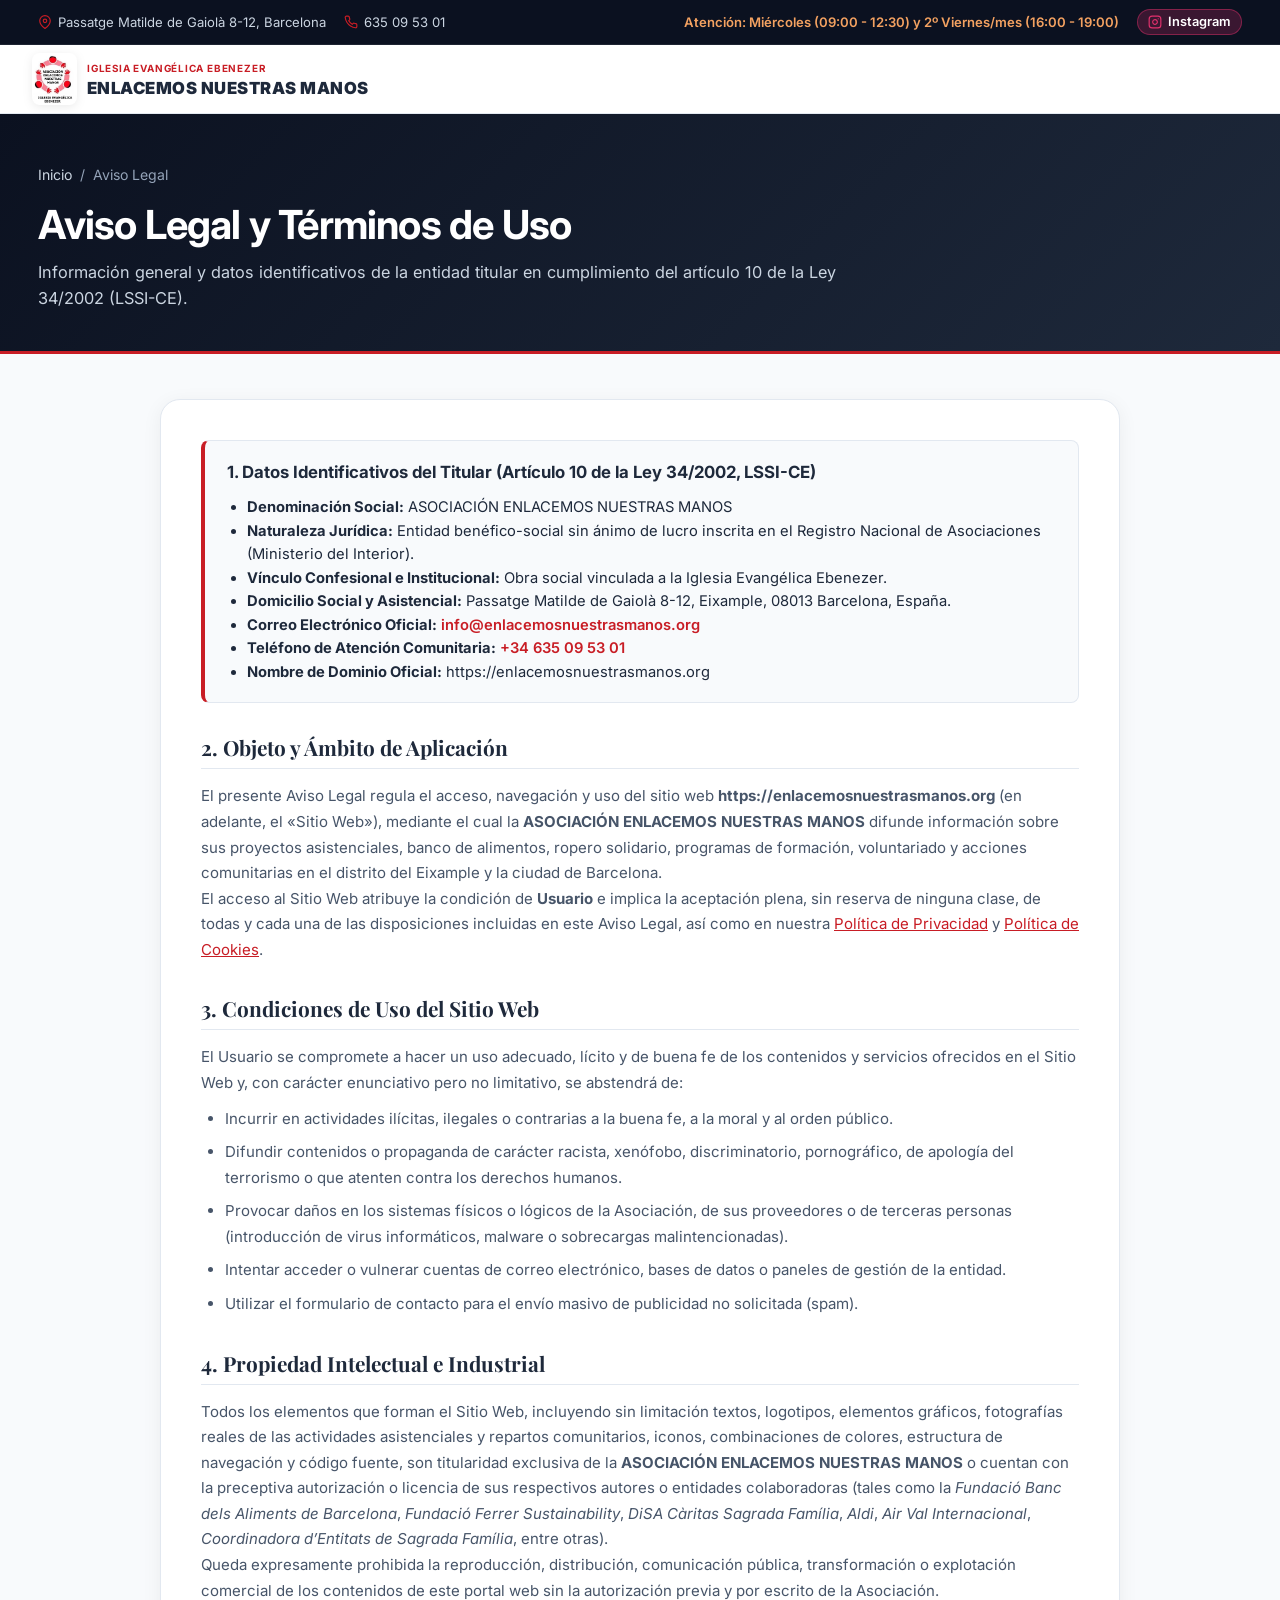
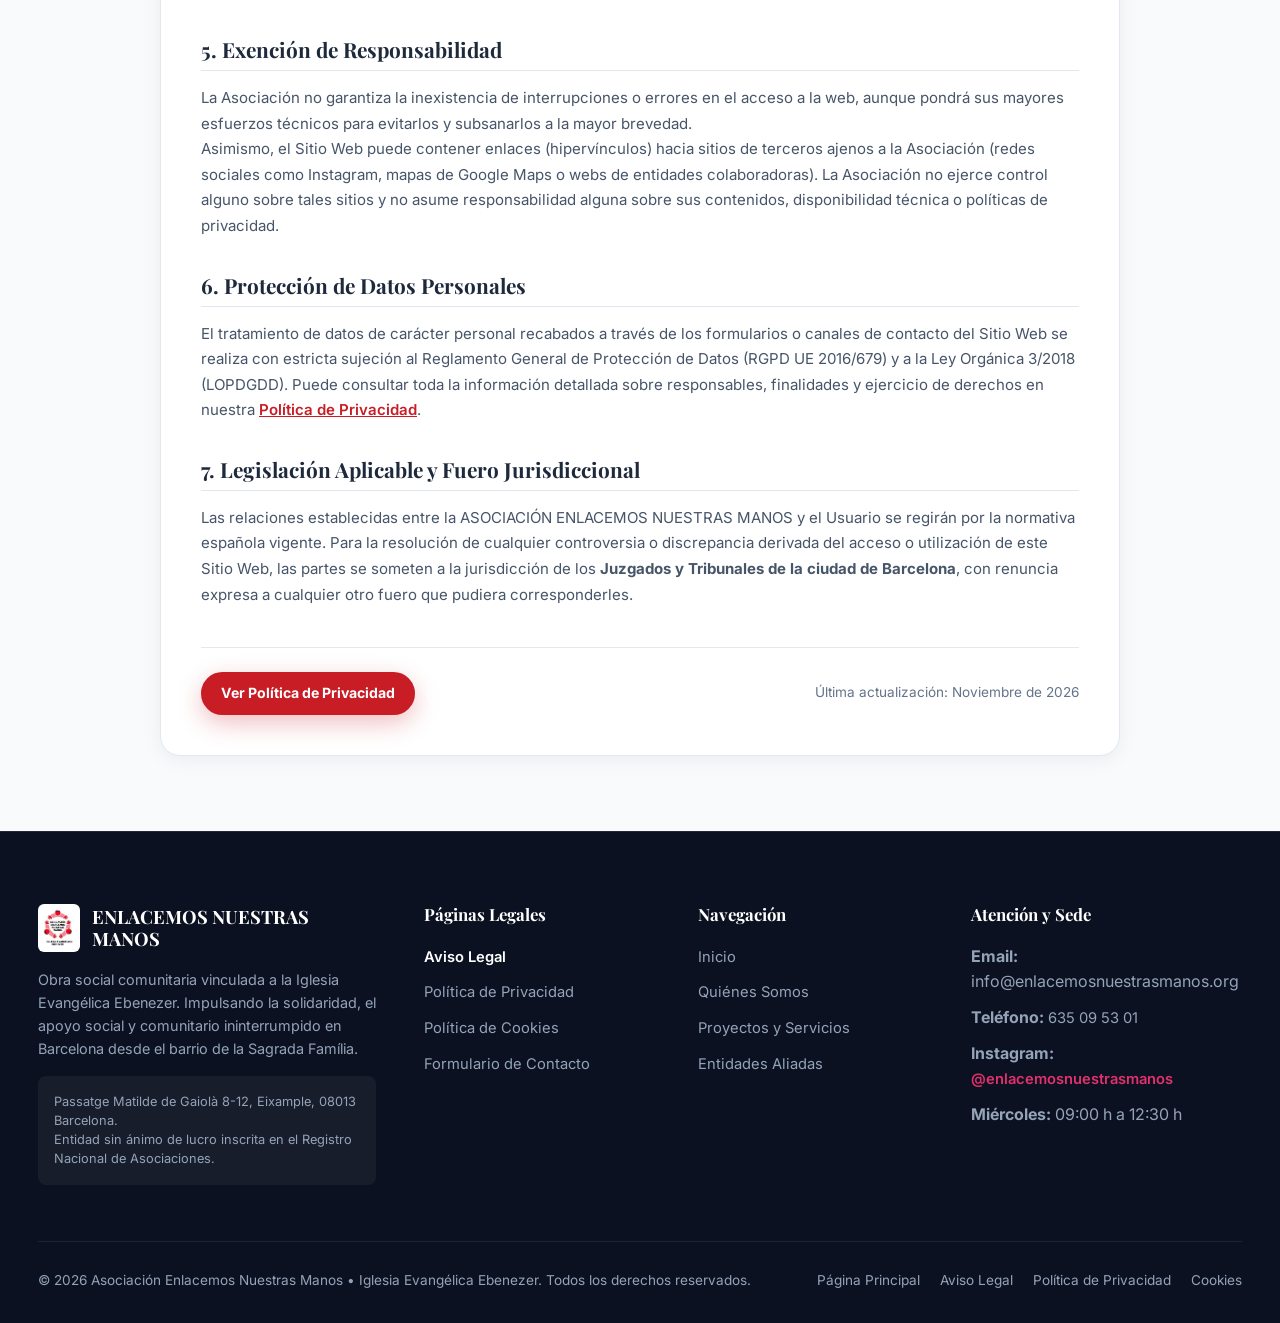
<file: aviso-legal.html>
<!DOCTYPE html>
<html lang="es">
<head>
  <meta charset="UTF-8">
  <meta name="viewport" content="width=device-width, initial-scale=1.0">
  <meta http-equiv="Content-Security-Policy" content="upgrade-insecure-requests">
  <title>Aviso Legal y Condiciones de Uso | ASOCIACIÓN ENLACEMOS NUESTRAS MANOS</title>
  <meta name="description" content="Información legal, datos identificativos y condiciones generales de uso del sitio web oficial de la Asociación Enlacemos Nuestras Manos (Barcelona).">
  <link rel="canonical" href="https://enlacemosnuestrasmanos.org/aviso-legal.html">
  <link rel="alternate" hreflang="es" href="https://enlacemosnuestrasmanos.org/aviso-legal.html">
  <link rel="alternate" hreflang="ca" href="https://enlacemosnuestrasmanos.org/ca/avis-legal.html">
  <link rel="alternate" hreflang="x-default" href="https://enlacemosnuestrasmanos.org/aviso-legal.html">
  <meta name="robots" content="index, follow">
  <meta name="theme-color" content="#D80027">

  <!-- Favicon y Estilos -->
  <link rel="icon" type="image/png" href="logo.png">
  <link rel="stylesheet" href="/styles.min.css?v=1.12">

  <!-- Google Fonts -->
  <link rel="preconnect" href="https://fonts.googleapis.com">
  <link rel="preconnect" href="https://fonts.gstatic.com" crossorigin>
  <link href="https://fonts.googleapis.com/css2?family=Inter:wght@400;500;600;700&family=Playfair+Display:wght@700&display=optional" rel="stylesheet">

  <!-- Open Graph -->
  <meta property="og:locale" content="es_ES">
  <meta property="og:type" content="article">
  <meta property="og:title" content="Aviso Legal | ASOCIACIÓN ENLACEMOS NUESTRAS MANOS">
  <meta property="og:description" content="Aviso legal y condiciones de uso del portal web de la Asociación Enlacemos Nuestras Manos.">
  <meta property="og:url" content="https://enlacemosnuestrasmanos.org/aviso-legal.html">
  <meta property="og:site_name" content="Asociación Enlacemos Nuestras Manos">
</head>
<body>

  <!-- ==========================================================================
       BARRA SUPERIOR INFORMATIVA
       ========================================================================== -->
  <div class="top-bar">
    <div class="container top-bar-container">
      <div class="top-bar-left">
        <span class="top-bar-item">
          <svg width="14" height="14" viewBox="0 0 24 24" fill="none" stroke="currentColor" stroke-width="2" stroke-linecap="round" stroke-linejoin="round" aria-hidden="true"><path d="M21 10c0 7-9 13-9 13s-9-6-9-13a9 9 0 0 1 18 0z"></path><circle cx="12" cy="10" r="3"></circle></svg>
          <a href="https://www.google.com/maps/search/?api=1&query=Passatge+Matilde+de+Gaiol%C3%A0+8-12%2C+Eixample%2C+08013+Barcelona" target="_blank" rel="noopener noreferrer">Passatge Matilde de Gaiolà 8-12, Barcelona</a>
        </span>
        <span class="top-bar-item">
          <svg width="14" height="14" viewBox="0 0 24 24" fill="none" stroke="currentColor" stroke-width="2" stroke-linecap="round" stroke-linejoin="round" aria-hidden="true"><path d="M22 16.92v3a2 2 0 0 1-2.18 2 19.79 19.79 0 0 1-8.63-3.07 19.5 19.5 0 0 1-6-6 19.79 19.79 0 0 1-3.07-8.67A2 2 0 0 1 4.11 2h3a2 2 0 0 1 2 1.72 12.84 12.84 0 0 0 .7 2.81 2 2 0 0 1-.45 2.11L8.09 9.91a16 16 0 0 0 6 6l1.27-1.27a2 2 0 0 1 2.11-.45 12.84 12.84 0 0 0 2.81.7A2 2 0 0 1 22 16.92z"></path></svg>
          <a href="tel:+34635095301">635 09 53 01</a>
        </span>
      </div>
      <div class="top-bar-right">
        <span class="top-bar-schedule">Atención: Miércoles (09:00 - 12:30) y 2º Viernes/mes (16:00 - 19:00)</span>
        <a href="https://www.instagram.com/enlacemosnuestrasmanos/" target="_blank" rel="noopener noreferrer" class="top-bar-social" aria-label="Síguenos en Instagram @enlacemosnuestrasmanos">
          <svg width="14" height="14" viewBox="0 0 24 24" fill="none" stroke="currentColor" stroke-width="2" stroke-linecap="round" stroke-linejoin="round" aria-hidden="true"><rect x="2" y="2" width="20" height="20" rx="5" ry="5"></rect><path d="M16 11.37A4 4 0 1 1 12.63 8 4 4 0 0 1 16 11.37z"></path><line x1="17.5" y1="6.5" x2="17.51" y2="6.5"></line></svg>
          <span>Instagram</span>
        </a>
      </div>
    </div>
  </div>

  <!-- CABECERA INSTITUCIONAL -->
  <header class="site-header" role="banner">
    <div class="container header-container">
      <a href="index.html" class="brand-link" aria-label="Asociación ENLACEMOS NUESTRAS MANOS - Volver al Inicio">
        <img src="logo.webp" alt="Logotipo de la Asociación ENLACEMOS NUESTRAS MANOS" class="brand-logo" width="55" height="64">
        <div class="brand-info">
          <span class="brand-tagline">IGLESIA EVANGÉLICA EBENEZER</span>
          <span class="brand-name">ENLACEMOS NUESTRAS MANOS</span>
        </div>
      </a>
      <div class="header-actions">
        <a href="index.html" class="btn btn-secondary btn-sm">
          <svg width="16" height="16" viewBox="0 0 24 24" fill="none" stroke="currentColor" stroke-width="2" stroke-linecap="round" stroke-linejoin="round" aria-hidden="true"><line x1="19" y1="12" x2="5" y2="12"></line><polyline points="12 19 5 12 12 5"></polyline></svg>
          Volver a la Web Principal
        </a>
      </div>
    </div>
  </header>

  <!-- ENCABEZADO DE PÁGINA -->
  <section class="legal-page-header">
    <div class="container">
      <nav class="legal-breadcrumb" aria-label="Ruta de navegación">
        <a href="index.html">Inicio</a>
        <span>/</span>
        <span aria-current="page">Aviso Legal</span>
      </nav>
      <h1 class="legal-page-title">Aviso Legal y Términos de Uso</h1>
      <p class="legal-page-subtitle">
        Información general y datos identificativos de la entidad titular en cumplimiento del artículo 10 de la Ley 34/2002 (LSSI-CE).
      </p>
    </div>
  </section>

  <!-- CUERPO PRINCIPAL DEL AVISO LEGAL -->
  <main class="legal-body">
    <div class="container">
      <article class="legal-card">
        
        <!-- Ficha de Datos Identificativos -->
        <div class="legal-meta-box">
          <strong style="color:var(--text-main); font-size:1.05rem; display:block; margin-bottom:10px;">
            1. Datos Identificativos del Titular (Artículo 10 de la Ley 34/2002, LSSI-CE)
          </strong>
          <ul>
            <li><strong>Denominación Social:</strong> ASOCIACIÓN ENLACEMOS NUESTRAS MANOS</li>
            <li><strong>Naturaleza Jurídica:</strong> Entidad benéfico-social sin ánimo de lucro inscrita en el Registro Nacional de Asociaciones (Ministerio del Interior).</li>
            <li><strong>Vínculo Confesional e Institucional:</strong> Obra social vinculada a la Iglesia Evangélica Ebenezer.</li>
            <li><strong>Domicilio Social y Asistencial:</strong> Passatge Matilde de Gaiolà 8-12, Eixample, 08013 Barcelona, España.</li>
            <li><strong>Correo Electrónico Oficial:</strong> <a href="mailto:info@enlacemosnuestrasmanos.org" style="color:var(--primary); font-weight:600;">info@enlacemosnuestrasmanos.org</a></li>
            <li><strong>Teléfono de Atención Comunitaria:</strong> <a href="tel:+34635095301" style="color:var(--primary); font-weight:600;">+34 635 09 53 01</a></li>
            <li><strong>Nombre de Dominio Oficial:</strong> https://enlacemosnuestrasmanos.org</li>
          </ul>
        </div>

        <section class="legal-section-item">
          <h2>2. Objeto y Ámbito de Aplicación</h2>
          <p>
            El presente Aviso Legal regula el acceso, navegación y uso del sitio web <strong>https://enlacemosnuestrasmanos.org</strong> (en adelante, el «Sitio Web»), mediante el cual la <strong>ASOCIACIÓN ENLACEMOS NUESTRAS MANOS</strong> difunde información sobre sus proyectos asistenciales, banco de alimentos, ropero solidario, programas de formación, voluntariado y acciones comunitarias en el distrito del Eixample y la ciudad de Barcelona.
          </p>
          <p>
            El acceso al Sitio Web atribuye la condición de <strong>Usuario</strong> e implica la aceptación plena, sin reserva de ninguna clase, de todas y cada una de las disposiciones incluidas en este Aviso Legal, así como en nuestra <a href="politica-privacidad.html" style="color:var(--primary); text-decoration:underline;">Política de Privacidad</a> y <a href="politica-cookies.html" style="color:var(--primary); text-decoration:underline;">Política de Cookies</a>.
          </p>
        </section>

        <section class="legal-section-item">
          <h2>3. Condiciones de Uso del Sitio Web</h2>
          <p>El Usuario se compromete a hacer un uso adecuado, lícito y de buena fe de los contenidos y servicios ofrecidos en el Sitio Web y, con carácter enunciativo pero no limitativo, se abstendrá de:</p>
          <ul>
            <li>Incurrir en actividades ilícitas, ilegales o contrarias a la buena fe, a la moral y al orden público.</li>
            <li>Difundir contenidos o propaganda de carácter racista, xenófobo, discriminatorio, pornográfico, de apología del terrorismo o que atenten contra los derechos humanos.</li>
            <li>Provocar daños en los sistemas físicos o lógicos de la Asociación, de sus proveedores o de terceras personas (introducción de virus informáticos, malware o sobrecargas malintencionadas).</li>
            <li>Intentar acceder o vulnerar cuentas de correo electrónico, bases de datos o paneles de gestión de la entidad.</li>
            <li>Utilizar el formulario de contacto para el envío masivo de publicidad no solicitada (spam).</li>
          </ul>
        </section>

        <section class="legal-section-item">
          <h2>4. Propiedad Intelectual e Industrial</h2>
          <p>
            Todos los elementos que forman el Sitio Web, incluyendo sin limitación textos, logotipos, elementos gráficos, fotografías reales de las actividades asistenciales y repartos comunitarios, iconos, combinaciones de colores, estructura de navegación y código fuente, son titularidad exclusiva de la <strong>ASOCIACIÓN ENLACEMOS NUESTRAS MANOS</strong> o cuentan con la preceptiva autorización o licencia de sus respectivos autores o entidades colaboradoras (tales como la <em>Fundació Banc dels Aliments de Barcelona</em>, <em>Fundació Ferrer Sustainability</em>, <em>DiSA Càritas Sagrada Família</em>, <em>Aldi</em>, <em>Air Val Internacional</em>, <em>Coordinadora d’Entitats de Sagrada Família</em>, entre otras).
          </p>
          <p>
            Queda expresamente prohibida la reproducción, distribución, comunicación pública, transformación o explotación comercial de los contenidos de este portal web sin la autorización previa y por escrito de la Asociación.
          </p>
        </section>

        <section class="legal-section-item">
          <h2>5. Exención de Responsabilidad</h2>
          <p>
            La Asociación no garantiza la inexistencia de interrupciones o errores en el acceso a la web, aunque pondrá sus mayores esfuerzos técnicos para evitarlos y subsanarlos a la mayor brevedad.
          </p>
          <p>
            Asimismo, el Sitio Web puede contener enlaces (hipervínculos) hacia sitios de terceros ajenos a la Asociación (redes sociales como Instagram, mapas de Google Maps o webs de entidades colaboradoras). La Asociación no ejerce control alguno sobre tales sitios y no asume responsabilidad alguna sobre sus contenidos, disponibilidad técnica o políticas de privacidad.
          </p>
        </section>

        <section class="legal-section-item">
          <h2>6. Protección de Datos Personales</h2>
          <p>
            El tratamiento de datos de carácter personal recabados a través de los formularios o canales de contacto del Sitio Web se realiza con estricta sujeción al Reglamento General de Protección de Datos (RGPD UE 2016/679) y a la Ley Orgánica 3/2018 (LOPDGDD). Puede consultar toda la información detallada sobre responsables, finalidades y ejercicio de derechos en nuestra <a href="politica-privacidad.html" style="color:var(--primary); font-weight:600; text-decoration:underline;">Política de Privacidad</a>.
          </p>
        </section>

        <section class="legal-section-item">
          <h2>7. Legislación Aplicable y Fuero Jurisdiccional</h2>
          <p>
            Las relaciones establecidas entre la ASOCIACIÓN ENLACEMOS NUESTRAS MANOS y el Usuario se regirán por la normativa española vigente. Para la resolución de cualquier controversia o discrepancia derivada del acceso o utilización de este Sitio Web, las partes se someten a la jurisdicción de los <strong>Juzgados y Tribunales de la ciudad de Barcelona</strong>, con renuncia expresa a cualquier otro fuero que pudiera corresponderles.
          </p>
        </section>

        <div class="legal-actions-footer">
          <div>
            <a href="politica-privacidad.html" class="btn btn-primary btn-sm">Ver Política de Privacidad</a>
            <a href="politica-cookies.html" class="btn btn-secondary btn-sm" style="margin-left:8px;">Política de Cookies</a>
          </div>
          <span style="font-size:0.85rem; color:var(--text-light);">Última actualización: Noviembre de 2026</span>
        </div>

      </article>
    </div>
  </main>

  <!-- PIE DE PÁGINA INSTITUCIONAL -->
  <footer class="site-footer" role="contentinfo">
    <div class="container">
      <div class="footer-grid">
        <div class="footer-brand">
          <div class="footer-logo-row">
            <img src="logo.webp" alt="Logo Asociación ENLACEMOS NUESTRAS MANOS" width="42" height="48">
            <h4>ENLACEMOS NUESTRAS MANOS</h4>
          </div>
          <p>
            Obra social comunitaria vinculada a la Iglesia Evangélica Ebenezer. Impulsando la solidaridad, el apoyo social y comunitario ininterrumpido en Barcelona desde el barrio de la Sagrada Família.
          </p>
          <div class="footer-legal-box">
            Passatge Matilde de Gaiolà 8-12, Eixample, 08013 Barcelona.<br>
            Entidad sin ánimo de lucro inscrita en el Registro Nacional de Asociaciones.
          </div>
        </div>

        <div class="footer-column">
          <h4>Páginas Legales</h4>
          <ul class="footer-links">
            <li><a href="aviso-legal.html" style="color:#ffffff; font-weight:600;">Aviso Legal</a></li>
            <li><a href="politica-privacidad.html">Política de Privacidad</a></li>
            <li><a href="politica-cookies.html">Política de Cookies</a></li>
            <li><a href="index.html#contacto">Formulario de Contacto</a></li>
          </ul>
        </div>

        <div class="footer-column">
          <h4>Navegación</h4>
          <ul class="footer-links">
            <li><a href="index.html#inicio">Inicio</a></li>
            <li><a href="index.html#nosotros">Quiénes Somos</a></li>
            <li><a href="index.html#proyectos">Proyectos y Servicios</a></li>
            <li><a href="index.html#colaboradores">Entidades Aliadas</a></li>
          </ul>
        </div>

        <div class="footer-column">
          <h4>Atención y Sede</h4>
          <ul class="footer-links">
            <li><strong>Email:</strong> info@enlacemosnuestrasmanos.org</li>
            <li><strong>Teléfono:</strong> <a href="tel:+34635095301" style="color:inherit;">635 09 53 01</a></li>
            <li><strong>Instagram:</strong> <a href="https://www.instagram.com/enlacemosnuestrasmanos/" target="_blank" rel="noopener noreferrer" style="color:#E1306C; font-weight:600;">@enlacemosnuestrasmanos</a></li>
            <li><strong>Miércoles:</strong> 09:00 h a 12:30 h</li>
          </ul>
        </div>
      </div>

      <div class="footer-bottom">
        <div>
          &copy; 2026 Asociación Enlacemos Nuestras Manos • Iglesia Evangélica Ebenezer. Todos los derechos reservados.
        </div>
        <div class="footer-bottom-links">
          <a href="index.html">Página Principal</a>
          <a href="aviso-legal.html">Aviso Legal</a>
          <a href="politica-privacidad.html">Política de Privacidad</a>
          <a href="politica-cookies.html">Cookies</a>
        </div>
      </div>
    </div>
  </footer>

</body>
</html>
</file>
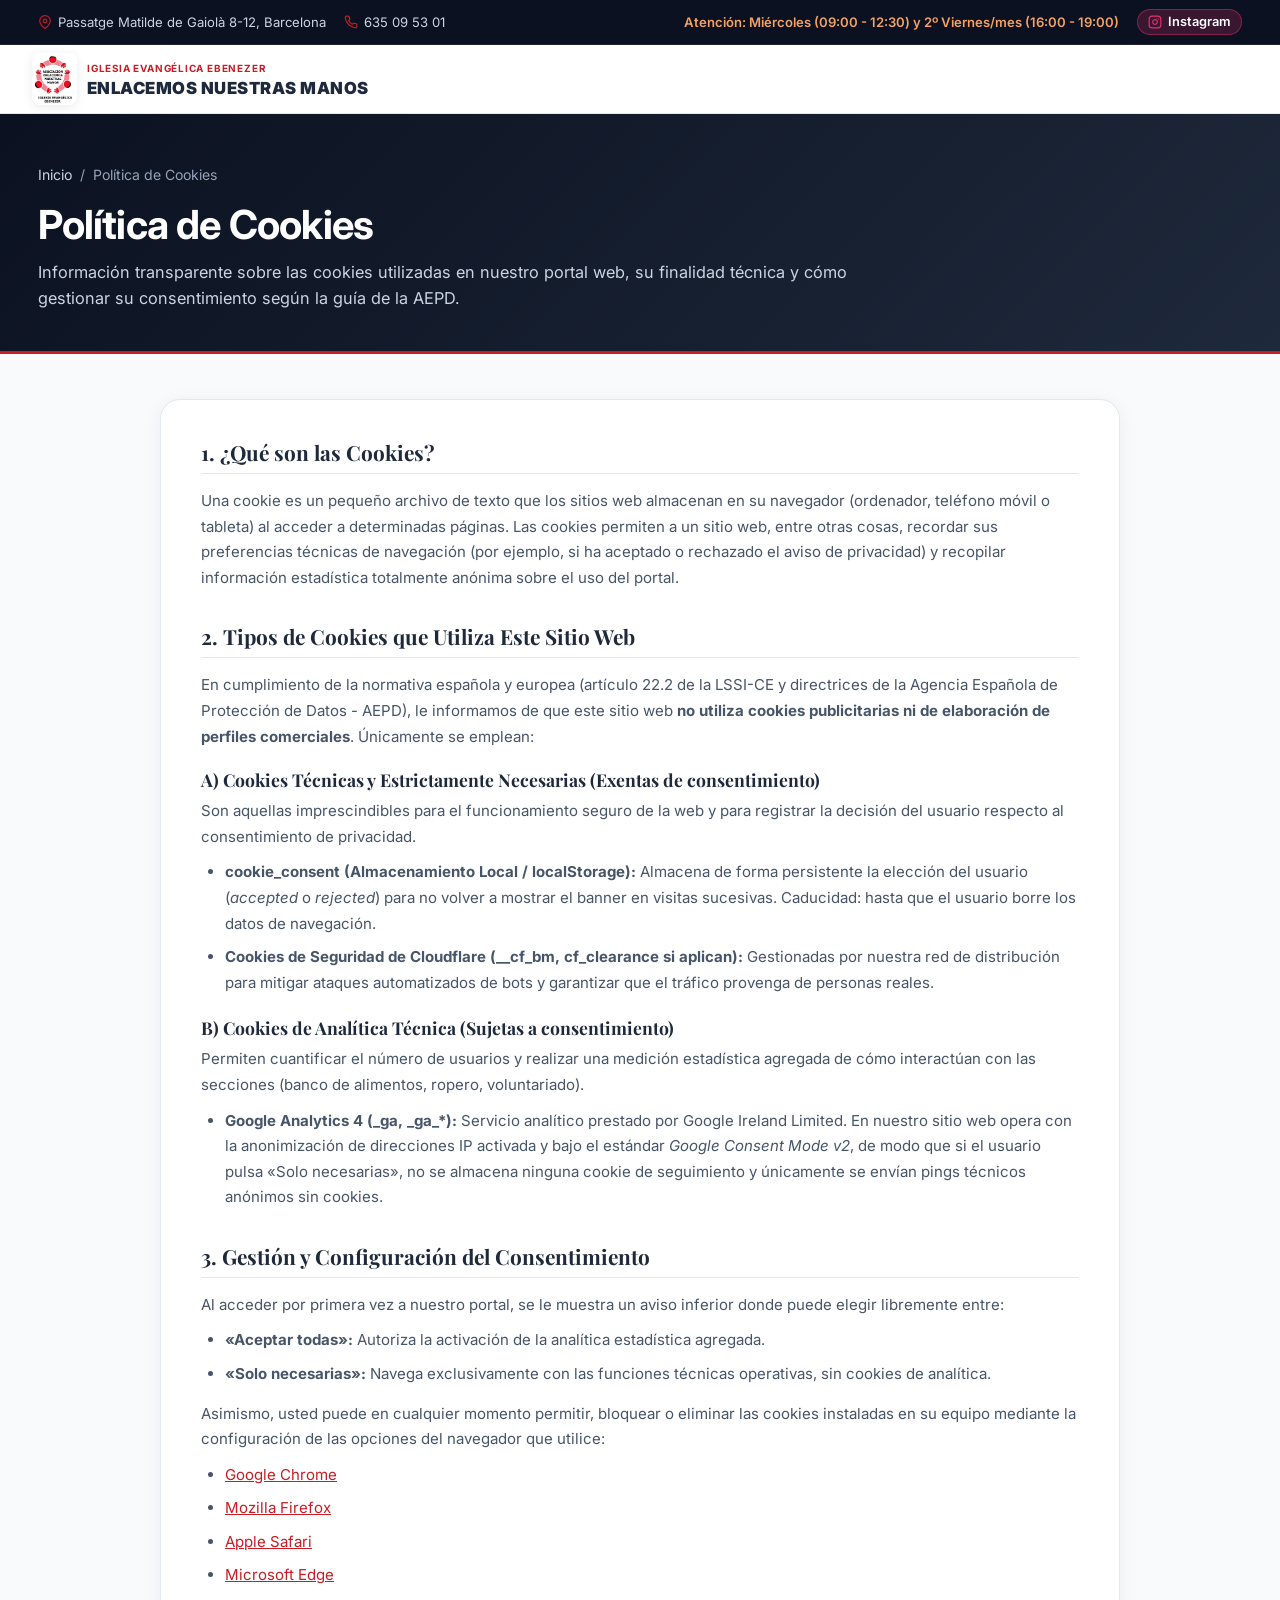
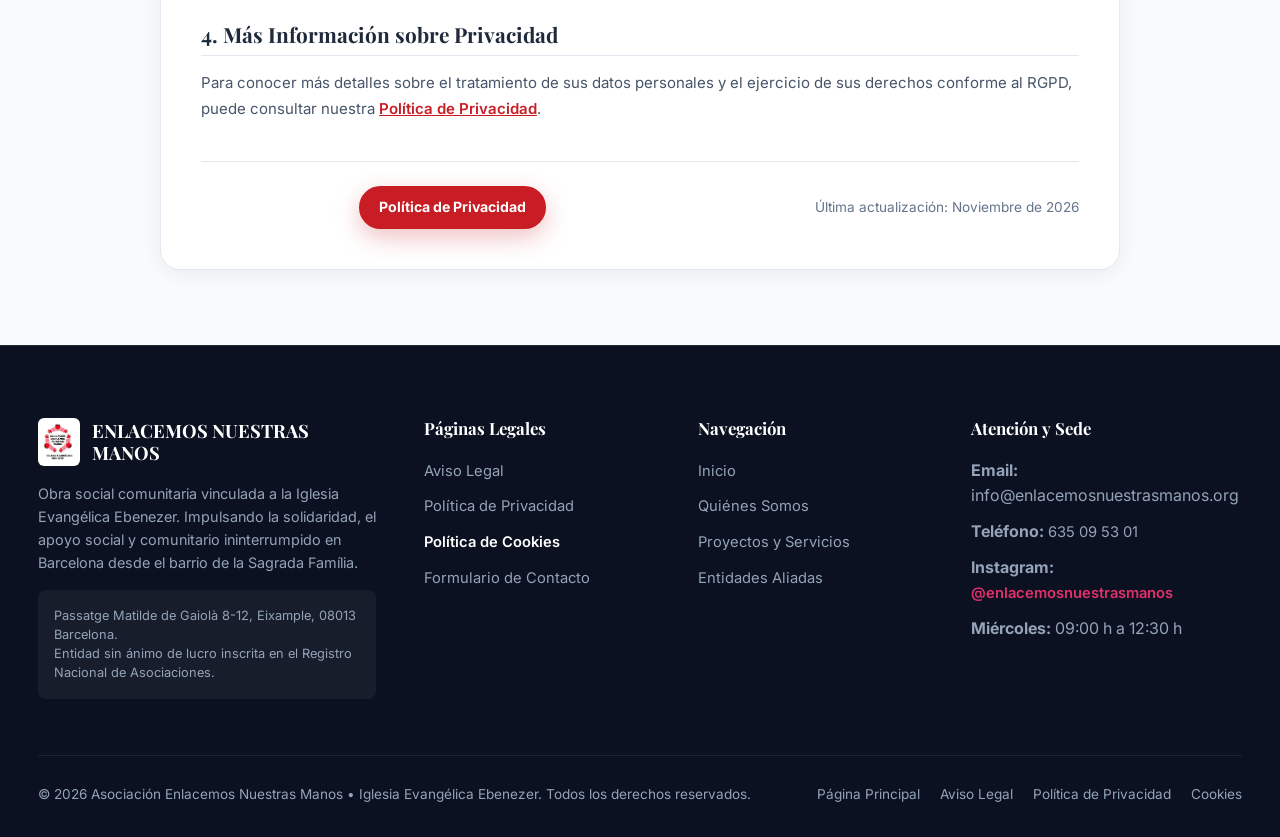
<file: politica-cookies.html>
<!DOCTYPE html>
<html lang="es">
<head>
  <meta charset="UTF-8">
  <meta name="viewport" content="width=device-width, initial-scale=1.0">
  <meta http-equiv="Content-Security-Policy" content="upgrade-insecure-requests">
  <title>Política de Cookies | ASOCIACIÓN ENLACEMOS NUESTRAS MANOS</title>
  <meta name="description" content="Información detallada sobre el uso de cookies técnicas y de analítica en el sitio web de la Asociación Enlacemos Nuestras Manos, conforme a las directrices de la AEPD.">
  <link rel="canonical" href="https://enlacemosnuestrasmanos.org/politica-cookies.html">
  <link rel="alternate" hreflang="es" href="https://enlacemosnuestrasmanos.org/politica-cookies.html">
  <link rel="alternate" hreflang="ca" href="https://enlacemosnuestrasmanos.org/ca/politica-galetes.html">
  <link rel="alternate" hreflang="x-default" href="https://enlacemosnuestrasmanos.org/politica-cookies.html">
  <meta name="robots" content="index, follow">
  <meta name="theme-color" content="#D80027">

  <!-- Favicon y Estilos -->
  <link rel="icon" type="image/png" href="logo.png">
  <link rel="stylesheet" href="/styles.min.css?v=1.12">

  <!-- Google Fonts -->
  <link rel="preconnect" href="https://fonts.googleapis.com">
  <link rel="preconnect" href="https://fonts.gstatic.com" crossorigin>
  <link href="https://fonts.googleapis.com/css2?family=Inter:wght@400;500;600;700&family=Playfair+Display:wght@700&display=optional" rel="stylesheet">

  <!-- Open Graph -->
  <meta property="og:locale" content="es_ES">
  <meta property="og:type" content="article">
  <meta property="og:title" content="Política de Cookies | ASOCIACIÓN ENLACEMOS NUESTRAS MANOS">
  <meta property="og:description" content="Política de cookies del sitio web de la Asociación Enlacemos Nuestras Manos.">
  <meta property="og:url" content="https://enlacemosnuestrasmanos.org/politica-cookies.html">
  <meta property="og:site_name" content="Asociación Enlacemos Nuestras Manos">
</head>
<body>

  <!-- ==========================================================================
       BARRA SUPERIOR INFORMATIVA
       ========================================================================== -->
  <div class="top-bar">
    <div class="container top-bar-container">
      <div class="top-bar-left">
        <span class="top-bar-item">
          <svg width="14" height="14" viewBox="0 0 24 24" fill="none" stroke="currentColor" stroke-width="2" stroke-linecap="round" stroke-linejoin="round" aria-hidden="true"><path d="M21 10c0 7-9 13-9 13s-9-6-9-13a9 9 0 0 1 18 0z"></path><circle cx="12" cy="10" r="3"></circle></svg>
          <a href="https://www.google.com/maps/search/?api=1&query=Passatge+Matilde+de+Gaiol%C3%A0+8-12%2C+Eixample%2C+08013+Barcelona" target="_blank" rel="noopener noreferrer">Passatge Matilde de Gaiolà 8-12, Barcelona</a>
        </span>
        <span class="top-bar-item">
          <svg width="14" height="14" viewBox="0 0 24 24" fill="none" stroke="currentColor" stroke-width="2" stroke-linecap="round" stroke-linejoin="round" aria-hidden="true"><path d="M22 16.92v3a2 2 0 0 1-2.18 2 19.79 19.79 0 0 1-8.63-3.07 19.5 19.5 0 0 1-6-6 19.79 19.79 0 0 1-3.07-8.67A2 2 0 0 1 4.11 2h3a2 2 0 0 1 2 1.72 12.84 12.84 0 0 0 .7 2.81 2 2 0 0 1-.45 2.11L8.09 9.91a16 16 0 0 0 6 6l1.27-1.27a2 2 0 0 1 2.11-.45 12.84 12.84 0 0 0 2.81.7A2 2 0 0 1 22 16.92z"></path></svg>
          <a href="tel:+34635095301">635 09 53 01</a>
        </span>
      </div>
      <div class="top-bar-right">
        <span class="top-bar-schedule">Atención: Miércoles (09:00 - 12:30) y 2º Viernes/mes (16:00 - 19:00)</span>
        <a href="https://www.instagram.com/enlacemosnuestrasmanos/" target="_blank" rel="noopener noreferrer" class="top-bar-social" aria-label="Síguenos en Instagram @enlacemosnuestrasmanos">
          <svg width="14" height="14" viewBox="0 0 24 24" fill="none" stroke="currentColor" stroke-width="2" stroke-linecap="round" stroke-linejoin="round" aria-hidden="true"><rect x="2" y="2" width="20" height="20" rx="5" ry="5"></rect><path d="M16 11.37A4 4 0 1 1 12.63 8 4 4 0 0 1 16 11.37z"></path><line x1="17.5" y1="6.5" x2="17.51" y2="6.5"></line></svg>
          <span>Instagram</span>
        </a>
      </div>
    </div>
  </div>

  <!-- CABECERA INSTITUCIONAL -->
  <header class="site-header" role="banner">
    <div class="container header-container">
      <a href="index.html" class="brand-link" aria-label="Asociación ENLACEMOS NUESTRAS MANOS - Volver al Inicio">
        <img src="logo.webp" alt="Logotipo de la Asociación ENLACEMOS NUESTRAS MANOS" class="brand-logo" width="55" height="64">
        <div class="brand-info">
          <span class="brand-tagline">IGLESIA EVANGÉLICA EBENEZER</span>
          <span class="brand-name">ENLACEMOS NUESTRAS MANOS</span>
        </div>
      </a>
      <div class="header-actions">
        <a href="index.html" class="btn btn-secondary btn-sm">
          <svg width="16" height="16" viewBox="0 0 24 24" fill="none" stroke="currentColor" stroke-width="2" stroke-linecap="round" stroke-linejoin="round" aria-hidden="true"><line x1="19" y1="12" x2="5" y2="12"></line><polyline points="12 19 5 12 12 5"></polyline></svg>
          Volver a la Web Principal
        </a>
      </div>
    </div>
  </header>

  <!-- ENCABEZADO DE PÁGINA -->
  <section class="legal-page-header">
    <div class="container">
      <nav class="legal-breadcrumb" aria-label="Ruta de navegación">
        <a href="index.html">Inicio</a>
        <span>/</span>
        <span aria-current="page">Política de Cookies</span>
      </nav>
      <h1 class="legal-page-title">Política de Cookies</h1>
      <p class="legal-page-subtitle">
        Información transparente sobre las cookies utilizadas en nuestro portal web, su finalidad técnica y cómo gestionar su consentimiento según la guía de la AEPD.
      </p>
    </div>
  </section>

  <!-- CUERPO PRINCIPAL DE LA POLÍTICA DE COOKIES -->
  <main class="legal-body">
    <div class="container">
      <article class="legal-card">

        <section class="legal-section-item">
          <h2>1. ¿Qué son las Cookies?</h2>
          <p>
            Una cookie es un pequeño archivo de texto que los sitios web almacenan en su navegador (ordenador, teléfono móvil o tableta) al acceder a determinadas páginas. Las cookies permiten a un sitio web, entre otras cosas, recordar sus preferencias técnicas de navegación (por ejemplo, si ha aceptado o rechazado el aviso de privacidad) y recopilar información estadística totalmente anónima sobre el uso del portal.
          </p>
        </section>

        <section class="legal-section-item">
          <h2>2. Tipos de Cookies que Utiliza Este Sitio Web</h2>
          <p>
            En cumplimiento de la normativa española y europea (artículo 22.2 de la LSSI-CE y directrices de la Agencia Española de Protección de Datos - AEPD), le informamos de que este sitio web <strong>no utiliza cookies publicitarias ni de elaboración de perfiles comerciales</strong>. Únicamente se emplean:
          </p>
          
          <div style="margin-top:20px;">
            <h3 style="font-size:1.1rem; color:var(--text-main); margin-bottom:8px;">A) Cookies Técnicas y Estrictamente Necesarias (Exentas de consentimiento)</h3>
            <p>
              Son aquellas imprescindibles para el funcionamiento seguro de la web y para registrar la decisión del usuario respecto al consentimiento de privacidad.
            </p>
            <ul>
              <li><strong>cookie_consent (Almacenamiento Local / localStorage):</strong> Almacena de forma persistente la elección del usuario (<em>accepted</em> o <em>rejected</em>) para no volver a mostrar el banner en visitas sucesivas. Caducidad: hasta que el usuario borre los datos de navegación.</li>
              <li><strong>Cookies de Seguridad de Cloudflare (__cf_bm, cf_clearance si aplican):</strong> Gestionadas por nuestra red de distribución para mitigar ataques automatizados de bots y garantizar que el tráfico provenga de personas reales.</li>
            </ul>

            <h3 style="font-size:1.1rem; color:var(--text-main); margin-top:22px; margin-bottom:8px;">B) Cookies de Analítica Técnica (Sujetas a consentimiento)</h3>
            <p>
              Permiten cuantificar el número de usuarios y realizar una medición estadística agregada de cómo interactúan con las secciones (banco de alimentos, ropero, voluntariado).
            </p>
            <ul>
              <li><strong>Google Analytics 4 (_ga, _ga_*):</strong> Servicio analítico prestado por Google Ireland Limited. En nuestro sitio web opera con la anonimización de direcciones IP activada y bajo el estándar <em>Google Consent Mode v2</em>, de modo que si el usuario pulsa «Solo necesarias», no se almacena ninguna cookie de seguimiento y únicamente se envían pings técnicos anónimos sin cookies.</li>
            </ul>
          </div>
        </section>

        <section class="legal-section-item">
          <h2>3. Gestión y Configuración del Consentimiento</h2>
          <p>
            Al acceder por primera vez a nuestro portal, se le muestra un aviso inferior donde puede elegir libremente entre:
          </p>
          <ul>
            <li><strong>«Aceptar todas»:</strong> Autoriza la activación de la analítica estadística agregada.</li>
            <li><strong>«Solo necesarias»:</strong> Navega exclusivamente con las funciones técnicas operativas, sin cookies de analítica.</li>
          </ul>
          <p>
            Asimismo, usted puede en cualquier momento permitir, bloquear o eliminar las cookies instaladas en su equipo mediante la configuración de las opciones del navegador que utilice:
          </p>
          <ul>
            <li><a href="https://support.google.com/chrome/answer/95647?hl=es" target="_blank" rel="noopener noreferrer" style="color:var(--primary); text-decoration:underline;">Google Chrome</a></li>
            <li><a href="https://support.mozilla.org/es/kb/habilitar-y-deshabilitar-cookies-sitios-web-rastrear-preferencias" target="_blank" rel="noopener noreferrer" style="color:var(--primary); text-decoration:underline;">Mozilla Firefox</a></li>
            <li><a href="https://support.apple.com/es-es/guide/safari/sfri11471/mac" target="_blank" rel="noopener noreferrer" style="color:var(--primary); text-decoration:underline;">Apple Safari</a></li>
            <li><a href="https://support.microsoft.com/es-es/microsoft-edge/eliminar-las-cookies-en-microsoft-edge-63947406-40ac-c3b8-57b9-2a946a29ae09" target="_blank" rel="noopener noreferrer" style="color:var(--primary); text-decoration:underline;">Microsoft Edge</a></li>
          </ul>
        </section>

        <section class="legal-section-item">
          <h2>4. Más Información sobre Privacidad</h2>
          <p>
            Para conocer más detalles sobre el tratamiento de sus datos personales y el ejercicio de sus derechos conforme al RGPD, puede consultar nuestra <a href="politica-privacidad.html" style="color:var(--primary); font-weight:600; text-decoration:underline;">Política de Privacidad</a>.
          </p>
        </section>

        <div class="legal-actions-footer">
          <div>
            <a href="aviso-legal.html" class="btn btn-secondary btn-sm">Ver Aviso Legal</a>
            <a href="politica-privacidad.html" class="btn btn-primary btn-sm" style="margin-left:8px;">Política de Privacidad</a>
          </div>
          <span style="font-size:0.85rem; color:var(--text-light);">Última actualización: Noviembre de 2026</span>
        </div>

      </article>
    </div>
  </main>

  <!-- PIE DE PÁGINA INSTITUCIONAL -->
  <footer class="site-footer" role="contentinfo">
    <div class="container">
      <div class="footer-grid">
        <div class="footer-brand">
          <div class="footer-logo-row">
            <img src="logo.webp" alt="Logo Asociación ENLACEMOS NUESTRAS MANOS" width="42" height="48">
            <h4>ENLACEMOS NUESTRAS MANOS</h4>
          </div>
          <p>
            Obra social comunitaria vinculada a la Iglesia Evangélica Ebenezer. Impulsando la solidaridad, el apoyo social y comunitario ininterrumpido en Barcelona desde el barrio de la Sagrada Família.
          </p>
          <div class="footer-legal-box">
            Passatge Matilde de Gaiolà 8-12, Eixample, 08013 Barcelona.<br>
            Entidad sin ánimo de lucro inscrita en el Registro Nacional de Asociaciones.
          </div>
        </div>

        <div class="footer-column">
          <h4>Páginas Legales</h4>
          <ul class="footer-links">
            <li><a href="aviso-legal.html">Aviso Legal</a></li>
            <li><a href="politica-privacidad.html">Política de Privacidad</a></li>
            <li><a href="politica-cookies.html" style="color:#ffffff; font-weight:600;">Política de Cookies</a></li>
            <li><a href="index.html#contacto">Formulario de Contacto</a></li>
          </ul>
        </div>

        <div class="footer-column">
          <h4>Navegación</h4>
          <ul class="footer-links">
            <li><a href="index.html#inicio">Inicio</a></li>
            <li><a href="index.html#nosotros">Quiénes Somos</a></li>
            <li><a href="index.html#proyectos">Proyectos y Servicios</a></li>
            <li><a href="index.html#colaboradores">Entidades Aliadas</a></li>
          </ul>
        </div>

        <div class="footer-column">
          <h4>Atención y Sede</h4>
          <ul class="footer-links">
            <li><strong>Email:</strong> info@enlacemosnuestrasmanos.org</li>
            <li><strong>Teléfono:</strong> <a href="tel:+34635095301" style="color:inherit;">635 09 53 01</a></li>
            <li><strong>Instagram:</strong> <a href="https://www.instagram.com/enlacemosnuestrasmanos/" target="_blank" rel="noopener noreferrer" style="color:#E1306C; font-weight:600;">@enlacemosnuestrasmanos</a></li>
            <li><strong>Miércoles:</strong> 09:00 h a 12:30 h</li>
          </ul>
        </div>
      </div>

      <div class="footer-bottom">
        <div>
          &copy; 2026 Asociación Enlacemos Nuestras Manos • Iglesia Evangélica Ebenezer. Todos los derechos reservados.
        </div>
        <div class="footer-bottom-links">
          <a href="index.html">Página Principal</a>
          <a href="aviso-legal.html">Aviso Legal</a>
          <a href="politica-privacidad.html">Política de Privacidad</a>
          <a href="politica-cookies.html">Cookies</a>
        </div>
      </div>
    </div>
  </footer>

</body>
</html>
</file>
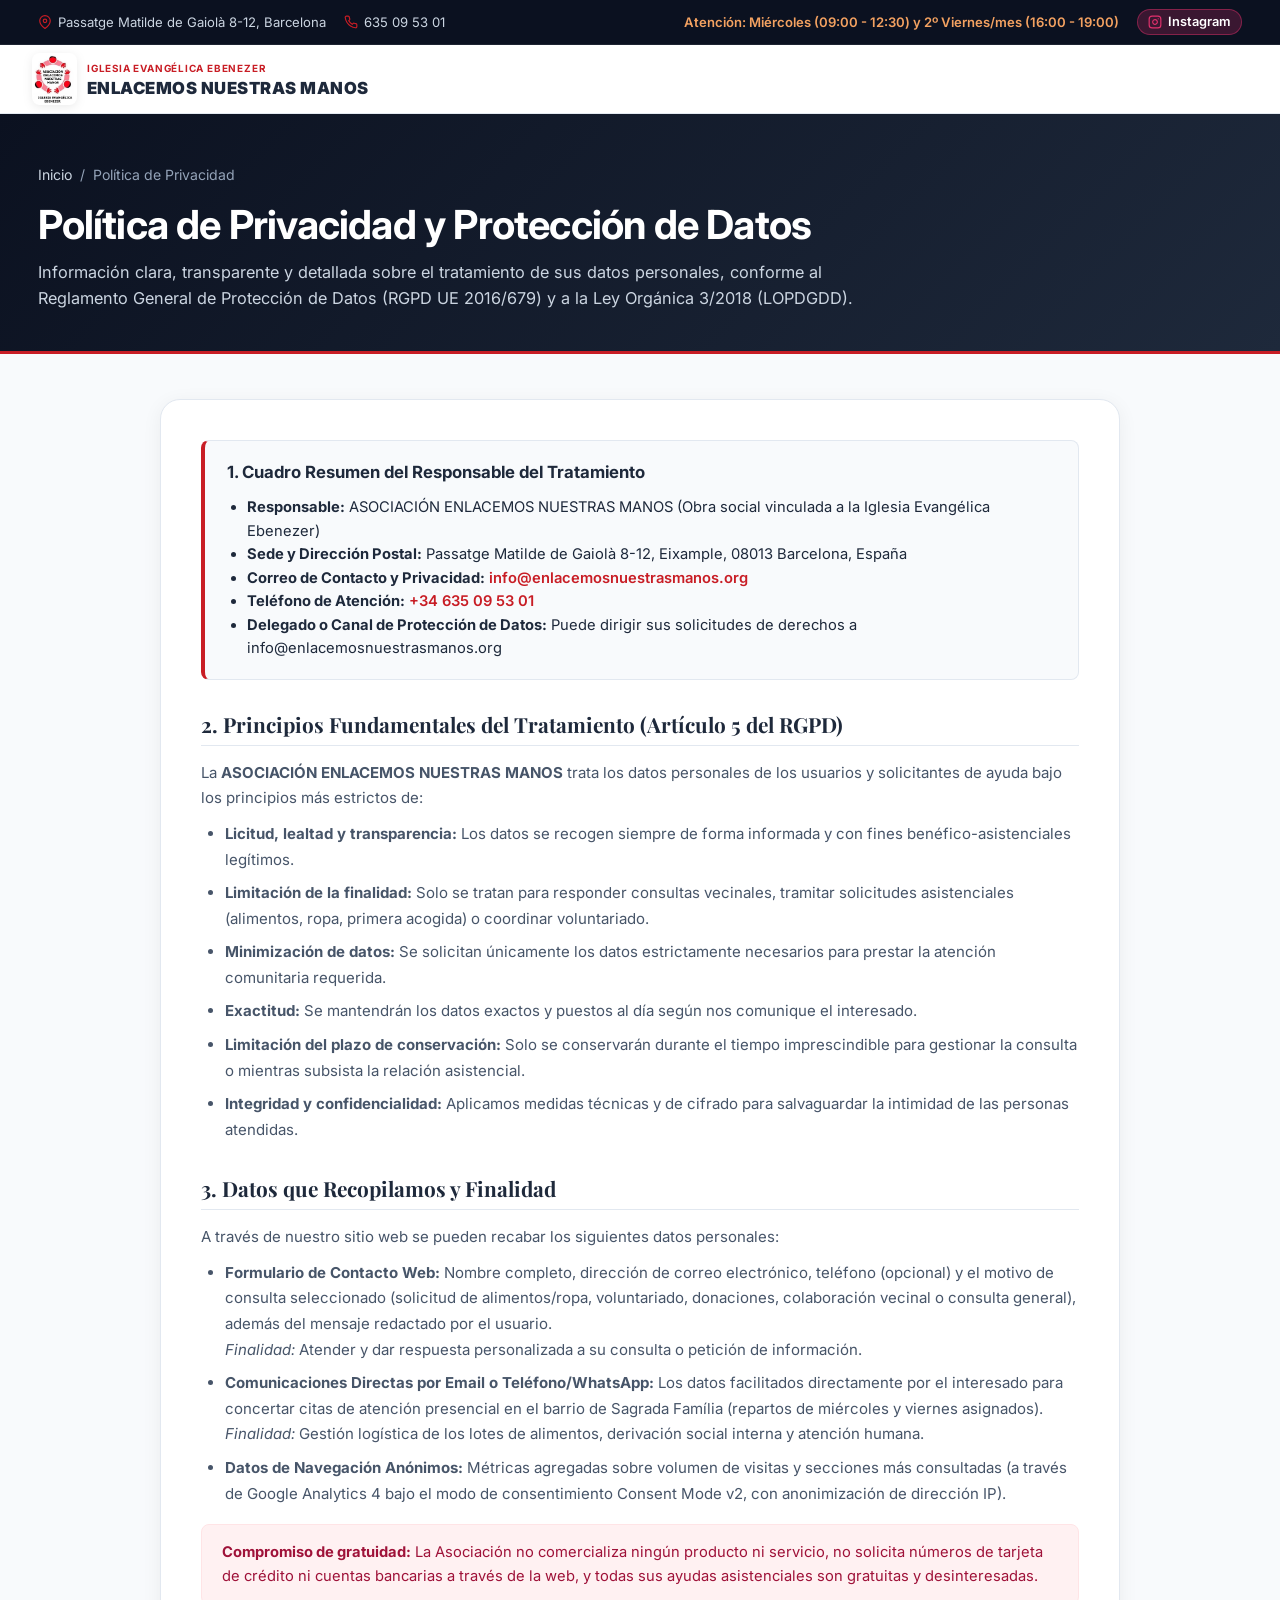
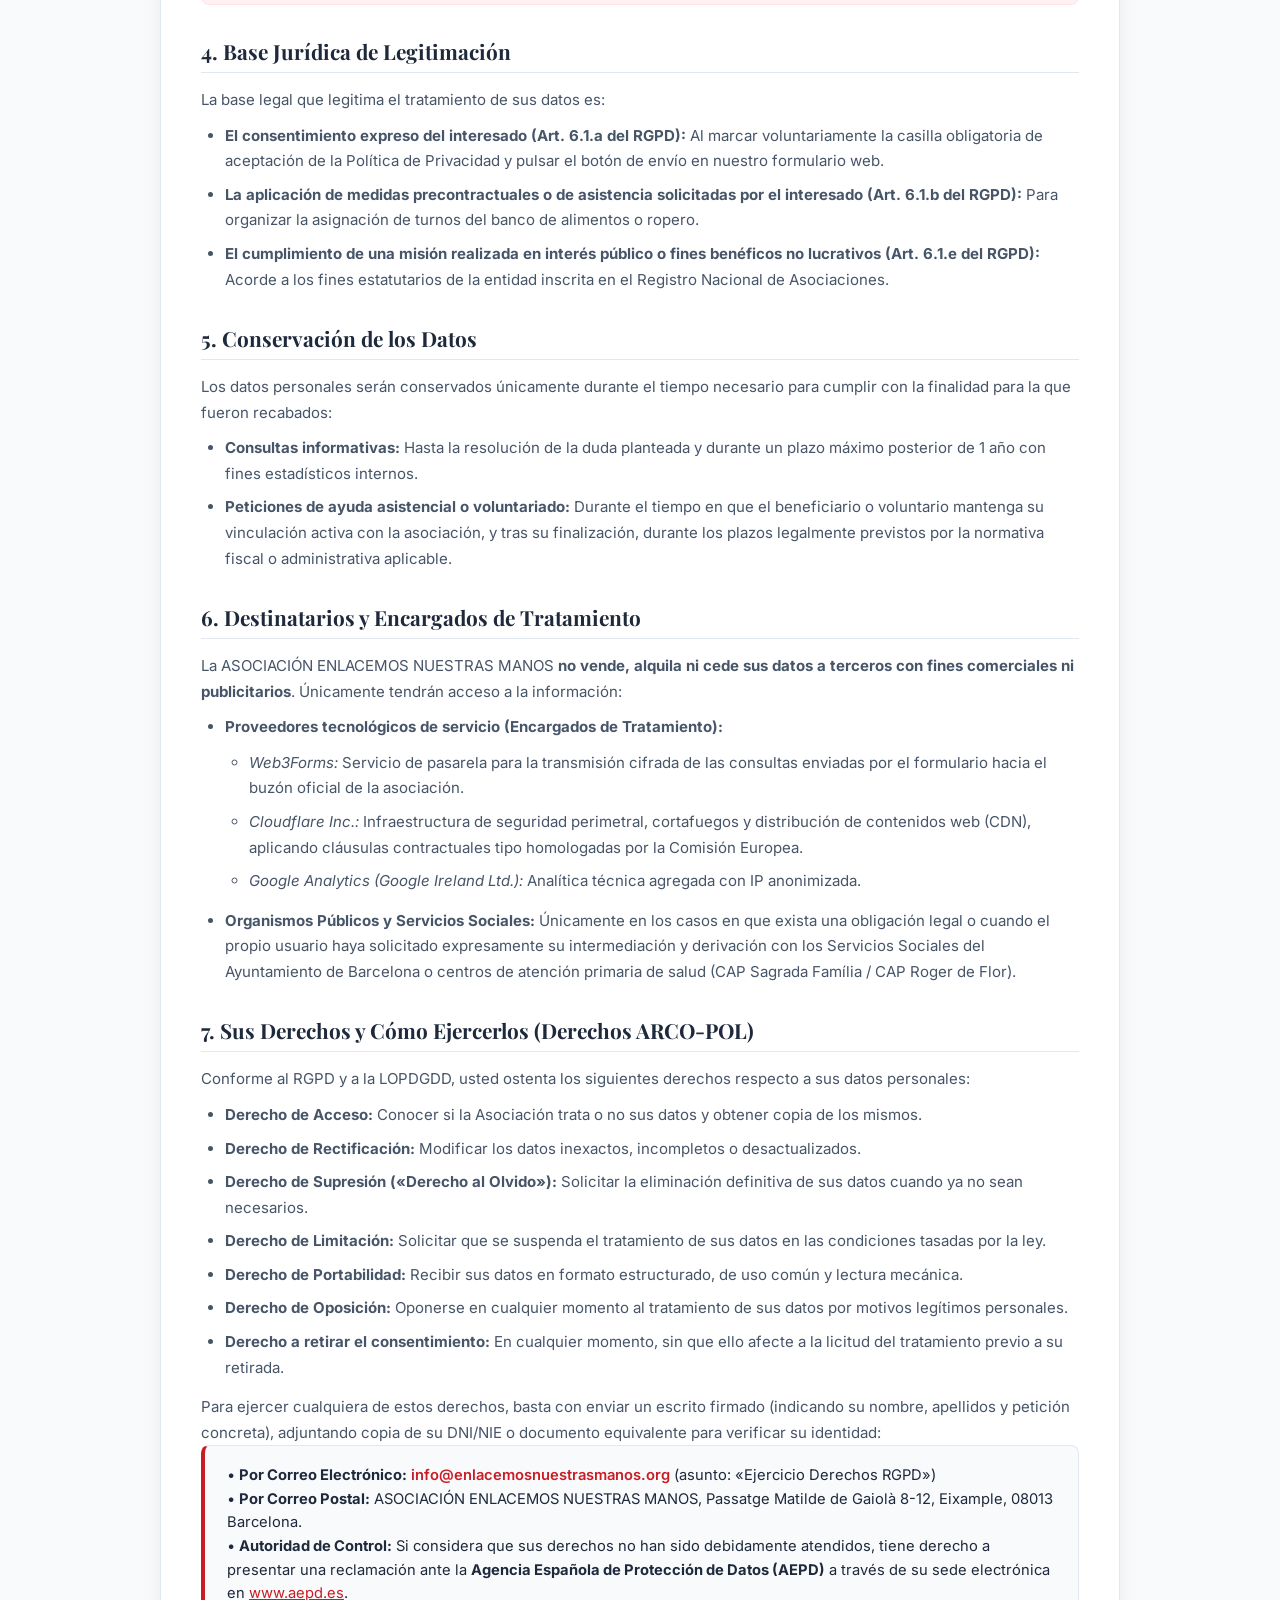
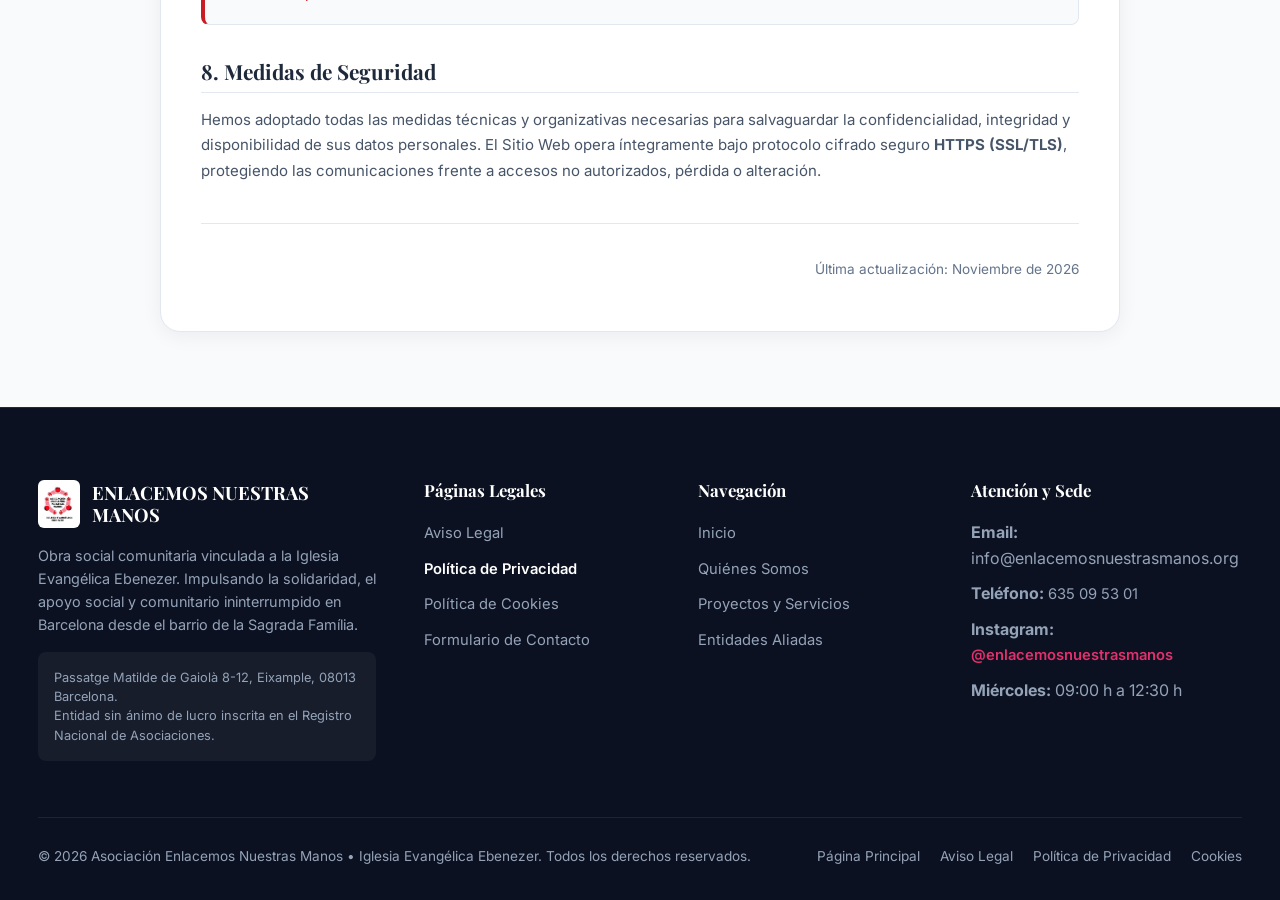
<file: politica-privacidad.html>
<!DOCTYPE html>
<html lang="es">
<head>
  <meta charset="UTF-8">
  <meta name="viewport" content="width=device-width, initial-scale=1.0">
  <meta http-equiv="Content-Security-Policy" content="upgrade-insecure-requests">
  <title>Política de Privacidad y Protección de Datos | ASOCIACIÓN ENLACEMOS NUESTRAS MANOS</title>
  <meta name="description" content="Información detallada sobre el tratamiento de datos personales, garantías de privacidad y derechos de los usuarios conforme al RGPD y la LOPDGDD.">
  <link rel="canonical" href="https://enlacemosnuestrasmanos.org/politica-privacidad.html">
  <link rel="alternate" hreflang="es" href="https://enlacemosnuestrasmanos.org/politica-privacidad.html">
  <link rel="alternate" hreflang="ca" href="https://enlacemosnuestrasmanos.org/ca/politica-privadesa.html">
  <link rel="alternate" hreflang="x-default" href="https://enlacemosnuestrasmanos.org/politica-privacidad.html">
  <meta name="robots" content="index, follow">
  <meta name="theme-color" content="#D80027">

  <!-- Favicon y Estilos -->
  <link rel="icon" type="image/png" href="logo.png">
  <link rel="stylesheet" href="/styles.min.css?v=1.12">

  <!-- Google Fonts -->
  <link rel="preconnect" href="https://fonts.googleapis.com">
  <link rel="preconnect" href="https://fonts.gstatic.com" crossorigin>
  <link href="https://fonts.googleapis.com/css2?family=Inter:wght@400;500;600;700&family=Playfair+Display:wght@700&display=optional" rel="stylesheet">

  <!-- Open Graph -->
  <meta property="og:locale" content="es_ES">
  <meta property="og:type" content="article">
  <meta property="og:title" content="Política de Privacidad | ASOCIACIÓN ENLACEMOS NUESTRAS MANOS">
  <meta property="og:description" content="Garantías de privacidad, protección de datos personales y ejercicio de derechos según el RGPD de la Asociación Enlacemos Nuestras Manos.">
  <meta property="og:url" content="https://enlacemosnuestrasmanos.org/politica-privacidad.html">
  <meta property="og:site_name" content="Asociación Enlacemos Nuestras Manos">
</head>
<body>

  <!-- ==========================================================================
       BARRA SUPERIOR INFORMATIVA
       ========================================================================== -->
  <div class="top-bar">
    <div class="container top-bar-container">
      <div class="top-bar-left">
        <span class="top-bar-item">
          <svg width="14" height="14" viewBox="0 0 24 24" fill="none" stroke="currentColor" stroke-width="2" stroke-linecap="round" stroke-linejoin="round" aria-hidden="true"><path d="M21 10c0 7-9 13-9 13s-9-6-9-13a9 9 0 0 1 18 0z"></path><circle cx="12" cy="10" r="3"></circle></svg>
          <a href="https://www.google.com/maps/search/?api=1&query=Passatge+Matilde+de+Gaiol%C3%A0+8-12%2C+Eixample%2C+08013+Barcelona" target="_blank" rel="noopener noreferrer">Passatge Matilde de Gaiolà 8-12, Barcelona</a>
        </span>
        <span class="top-bar-item">
          <svg width="14" height="14" viewBox="0 0 24 24" fill="none" stroke="currentColor" stroke-width="2" stroke-linecap="round" stroke-linejoin="round" aria-hidden="true"><path d="M22 16.92v3a2 2 0 0 1-2.18 2 19.79 19.79 0 0 1-8.63-3.07 19.5 19.5 0 0 1-6-6 19.79 19.79 0 0 1-3.07-8.67A2 2 0 0 1 4.11 2h3a2 2 0 0 1 2 1.72 12.84 12.84 0 0 0 .7 2.81 2 2 0 0 1-.45 2.11L8.09 9.91a16 16 0 0 0 6 6l1.27-1.27a2 2 0 0 1 2.11-.45 12.84 12.84 0 0 0 2.81.7A2 2 0 0 1 22 16.92z"></path></svg>
          <a href="tel:+34635095301">635 09 53 01</a>
        </span>
      </div>
      <div class="top-bar-right">
        <span class="top-bar-schedule">Atención: Miércoles (09:00 - 12:30) y 2º Viernes/mes (16:00 - 19:00)</span>
        <a href="https://www.instagram.com/enlacemosnuestrasmanos/" target="_blank" rel="noopener noreferrer" class="top-bar-social" aria-label="Síguenos en Instagram @enlacemosnuestrasmanos">
          <svg width="14" height="14" viewBox="0 0 24 24" fill="none" stroke="currentColor" stroke-width="2" stroke-linecap="round" stroke-linejoin="round" aria-hidden="true"><rect x="2" y="2" width="20" height="20" rx="5" ry="5"></rect><path d="M16 11.37A4 4 0 1 1 12.63 8 4 4 0 0 1 16 11.37z"></path><line x1="17.5" y1="6.5" x2="17.51" y2="6.5"></line></svg>
          <span>Instagram</span>
        </a>
      </div>
    </div>
  </div>

  <!-- CABECERA INSTITUCIONAL -->
  <header class="site-header" role="banner">
    <div class="container header-container">
      <a href="index.html" class="brand-link" aria-label="Asociación ENLACEMOS NUESTRAS MANOS - Volver al Inicio">
        <img src="logo.webp" alt="Logotipo de la Asociación ENLACEMOS NUESTRAS MANOS" class="brand-logo" width="55" height="64">
        <div class="brand-info">
          <span class="brand-tagline">IGLESIA EVANGÉLICA EBENEZER</span>
          <span class="brand-name">ENLACEMOS NUESTRAS MANOS</span>
        </div>
      </a>
      <div class="header-actions">
        <a href="index.html" class="btn btn-secondary btn-sm">
          <svg width="16" height="16" viewBox="0 0 24 24" fill="none" stroke="currentColor" stroke-width="2" stroke-linecap="round" stroke-linejoin="round" aria-hidden="true"><line x1="19" y1="12" x2="5" y2="12"></line><polyline points="12 19 5 12 12 5"></polyline></svg>
          Volver a la Web Principal
        </a>
      </div>
    </div>
  </header>

  <!-- ENCABEZADO DE PÁGINA -->
  <section class="legal-page-header">
    <div class="container">
      <nav class="legal-breadcrumb" aria-label="Ruta de navegación">
        <a href="index.html">Inicio</a>
        <span>/</span>
        <span aria-current="page">Política de Privacidad</span>
      </nav>
      <h1 class="legal-page-title">Política de Privacidad y Protección de Datos</h1>
      <p class="legal-page-subtitle">
        Información clara, transparente y detallada sobre el tratamiento de sus datos personales, conforme al Reglamento General de Protección de Datos (RGPD UE 2016/679) y a la Ley Orgánica 3/2018 (LOPDGDD).
      </p>
    </div>
  </section>

  <!-- CUERPO PRINCIPAL DE LA POLÍTICA DE PRIVACIDAD -->
  <main class="legal-body">
    <div class="container">
      <article class="legal-card">

        <!-- Resumen del Responsable -->
        <div class="legal-meta-box">
          <strong style="color:var(--text-main); font-size:1.05rem; display:block; margin-bottom:10px;">
            1. Cuadro Resumen del Responsable del Tratamiento
          </strong>
          <ul>
            <li><strong>Responsable:</strong> ASOCIACIÓN ENLACEMOS NUESTRAS MANOS (Obra social vinculada a la Iglesia Evangélica Ebenezer)</li>
            <li><strong>Sede y Dirección Postal:</strong> Passatge Matilde de Gaiolà 8-12, Eixample, 08013 Barcelona, España</li>
            <li><strong>Correo de Contacto y Privacidad:</strong> <a href="mailto:info@enlacemosnuestrasmanos.org" style="color:var(--primary); font-weight:600;">info@enlacemosnuestrasmanos.org</a></li>
            <li><strong>Teléfono de Atención:</strong> <a href="tel:+34635095301" style="color:var(--primary); font-weight:600;">+34 635 09 53 01</a></li>
            <li><strong>Delegado o Canal de Protección de Datos:</strong> Puede dirigir sus solicitudes de derechos a info@enlacemosnuestrasmanos.org</li>
          </ul>
        </div>

        <section class="legal-section-item">
          <h2>2. Principios Fundamentales del Tratamiento (Artículo 5 del RGPD)</h2>
          <p>
            La <strong>ASOCIACIÓN ENLACEMOS NUESTRAS MANOS</strong> trata los datos personales de los usuarios y solicitantes de ayuda bajo los principios más estrictos de:
          </p>
          <ul>
            <li><strong>Licitud, lealtad y transparencia:</strong> Los datos se recogen siempre de forma informada y con fines benéfico-asistenciales legítimos.</li>
            <li><strong>Limitación de la finalidad:</strong> Solo se tratan para responder consultas vecinales, tramitar solicitudes asistenciales (alimentos, ropa, primera acogida) o coordinar voluntariado.</li>
            <li><strong>Minimización de datos:</strong> Se solicitan únicamente los datos estrictamente necesarios para prestar la atención comunitaria requerida.</li>
            <li><strong>Exactitud:</strong> Se mantendrán los datos exactos y puestos al día según nos comunique el interesado.</li>
            <li><strong>Limitación del plazo de conservación:</strong> Solo se conservarán durante el tiempo imprescindible para gestionar la consulta o mientras subsista la relación asistencial.</li>
            <li><strong>Integridad y confidencialidad:</strong> Aplicamos medidas técnicas y de cifrado para salvaguardar la intimidad de las personas atendidas.</li>
          </ul>
        </section>

        <section class="legal-section-item">
          <h2>3. Datos que Recopilamos y Finalidad</h2>
          <p>A través de nuestro sitio web se pueden recabar los siguientes datos personales:</p>
          <ul>
            <li>
              <strong>Formulario de Contacto Web:</strong>
              Nombre completo, dirección de correo electrónico, teléfono (opcional) y el motivo de consulta seleccionado (solicitud de alimentos/ropa, voluntariado, donaciones, colaboración vecinal o consulta general), además del mensaje redactado por el usuario.
              <br><em>Finalidad:</em> Atender y dar respuesta personalizada a su consulta o petición de información.
            </li>
            <li>
              <strong>Comunicaciones Directas por Email o Teléfono/WhatsApp:</strong>
              Los datos facilitados directamente por el interesado para concertar citas de atención presencial en el barrio de Sagrada Família (repartos de miércoles y viernes asignados).
              <br><em>Finalidad:</em> Gestión logística de los lotes de alimentos, derivación social interna y atención humana.
            </li>
            <li>
              <strong>Datos de Navegación Anónimos:</strong>
              Métricas agregadas sobre volumen de visitas y secciones más consultadas (a través de Google Analytics 4 bajo el modo de consentimiento Consent Mode v2, con anonimización de dirección IP).
            </li>
          </ul>
          <div class="legal-highlight-box">
            <strong>Compromiso de gratuidad:</strong> La Asociación no comercializa ningún producto ni servicio, no solicita números de tarjeta de crédito ni cuentas bancarias a través de la web, y todas sus ayudas asistenciales son gratuitas y desinteresadas.
          </div>
        </section>

        <section class="legal-section-item">
          <h2>4. Base Jurídica de Legitimación</h2>
          <p>La base legal que legitima el tratamiento de sus datos es:</p>
          <ul>
            <li><strong>El consentimiento expreso del interesado (Art. 6.1.a del RGPD):</strong> Al marcar voluntariamente la casilla obligatoria de aceptación de la Política de Privacidad y pulsar el botón de envío en nuestro formulario web.</li>
            <li><strong>La aplicación de medidas precontractuales o de asistencia solicitadas por el interesado (Art. 6.1.b del RGPD):</strong> Para organizar la asignación de turnos del banco de alimentos o ropero.</li>
            <li><strong>El cumplimiento de una misión realizada en interés público o fines benéficos no lucrativos (Art. 6.1.e del RGPD):</strong> Acorde a los fines estatutarios de la entidad inscrita en el Registro Nacional de Asociaciones.</li>
          </ul>
        </section>

        <section class="legal-section-item">
          <h2>5. Conservación de los Datos</h2>
          <p>
            Los datos personales serán conservados únicamente durante el tiempo necesario para cumplir con la finalidad para la que fueron recabados:
          </p>
          <ul>
            <li><strong>Consultas informativas:</strong> Hasta la resolución de la duda planteada y durante un plazo máximo posterior de 1 año con fines estadísticos internos.</li>
            <li><strong>Peticiones de ayuda asistencial o voluntariado:</strong> Durante el tiempo en que el beneficiario o voluntario mantenga su vinculación activa con la asociación, y tras su finalización, durante los plazos legalmente previstos por la normativa fiscal o administrativa aplicable.</li>
          </ul>
        </section>

        <section class="legal-section-item">
          <h2>6. Destinatarios y Encargados de Tratamiento</h2>
          <p>
            La ASOCIACIÓN ENLACEMOS NUESTRAS MANOS <strong>no vende, alquila ni cede sus datos a terceros con fines comerciales ni publicitarios</strong>. Únicamente tendrán acceso a la información:
          </p>
          <ul>
            <li>
              <strong>Proveedores tecnológicos de servicio (Encargados de Tratamiento):</strong>
              <ul>
                <li><em>Web3Forms:</em> Servicio de pasarela para la transmisión cifrada de las consultas enviadas por el formulario hacia el buzón oficial de la asociación.</li>
                <li><em>Cloudflare Inc.:</em> Infraestructura de seguridad perimetral, cortafuegos y distribución de contenidos web (CDN), aplicando cláusulas contractuales tipo homologadas por la Comisión Europea.</li>
                <li><em>Google Analytics (Google Ireland Ltd.):</em> Analítica técnica agregada con IP anonimizada.</li>
              </ul>
            </li>
            <li>
              <strong>Organismos Públicos y Servicios Sociales:</strong> Únicamente en los casos en que exista una obligación legal o cuando el propio usuario haya solicitado expresamente su intermediación y derivación con los Servicios Sociales del Ayuntamiento de Barcelona o centros de atención primaria de salud (CAP Sagrada Família / CAP Roger de Flor).
            </li>
          </ul>
        </section>

        <section class="legal-section-item">
          <h2>7. Sus Derechos y Cómo Ejercerlos (Derechos ARCO-POL)</h2>
          <p>Conforme al RGPD y a la LOPDGDD, usted ostenta los siguientes derechos respecto a sus datos personales:</p>
          <ul>
            <li><strong>Derecho de Acceso:</strong> Conocer si la Asociación trata o no sus datos y obtener copia de los mismos.</li>
            <li><strong>Derecho de Rectificación:</strong> Modificar los datos inexactos, incompletos o desactualizados.</li>
            <li><strong>Derecho de Supresión («Derecho al Olvido»):</strong> Solicitar la eliminación definitiva de sus datos cuando ya no sean necesarios.</li>
            <li><strong>Derecho de Limitación:</strong> Solicitar que se suspenda el tratamiento de sus datos en las condiciones tasadas por la ley.</li>
            <li><strong>Derecho de Portabilidad:</strong> Recibir sus datos en formato estructurado, de uso común y lectura mecánica.</li>
            <li><strong>Derecho de Oposición:</strong> Oponerse en cualquier momento al tratamiento de sus datos por motivos legítimos personales.</li>
            <li><strong>Derecho a retirar el consentimiento:</strong> En cualquier momento, sin que ello afecte a la licitud del tratamiento previo a su retirada.</li>
          </ul>
          <p>
            Para ejercer cualquiera de estos derechos, basta con enviar un escrito firmado (indicando su nombre, apellidos y petición concreta), adjuntando copia de su DNI/NIE o documento equivalente para verificar su identidad:
          </p>
          <div class="legal-meta-box">
            • <strong>Por Correo Electrónico:</strong> <a href="mailto:info@enlacemosnuestrasmanos.org" style="color:var(--primary); font-weight:600;">info@enlacemosnuestrasmanos.org</a> (asunto: «Ejercicio Derechos RGPD»)<br>
            • <strong>Por Correo Postal:</strong> ASOCIACIÓN ENLACEMOS NUESTRAS MANOS, Passatge Matilde de Gaiolà 8-12, Eixample, 08013 Barcelona.<br>
            • <strong>Autoridad de Control:</strong> Si considera que sus derechos no han sido debidamente atendidos, tiene derecho a presentar una reclamación ante la <strong>Agencia Española de Protección de Datos (AEPD)</strong> a través de su sede electrónica en <a href="https://www.aepd.es" target="_blank" rel="noopener noreferrer" style="color:var(--primary); text-decoration:underline;">www.aepd.es</a>.
          </div>
        </section>

        <section class="legal-section-item">
          <h2>8. Medidas de Seguridad</h2>
          <p>
            Hemos adoptado todas las medidas técnicas y organizativas necesarias para salvaguardar la confidencialidad, integridad y disponibilidad de sus datos personales. El Sitio Web opera íntegramente bajo protocolo cifrado seguro <strong>HTTPS (SSL/TLS)</strong>, protegiendo las comunicaciones frente a accesos no autorizados, pérdida o alteración.
          </p>
        </section>

        <div class="legal-actions-footer">
          <div>
            <a href="aviso-legal.html" class="btn btn-secondary btn-sm">Ver Aviso Legal</a>
            <a href="politica-cookies.html" class="btn btn-secondary btn-sm" style="margin-left:8px;">Política de Cookies</a>
          </div>
          <span style="font-size:0.85rem; color:var(--text-light);">Última actualización: Noviembre de 2026</span>
        </div>

      </article>
    </div>
  </main>

  <!-- PIE DE PÁGINA INSTITUCIONAL -->
  <footer class="site-footer" role="contentinfo">
    <div class="container">
      <div class="footer-grid">
        <div class="footer-brand">
          <div class="footer-logo-row">
            <img src="logo.webp" alt="Logo Asociación ENLACEMOS NUESTRAS MANOS" width="42" height="48">
            <h4>ENLACEMOS NUESTRAS MANOS</h4>
          </div>
          <p>
            Obra social comunitaria vinculada a la Iglesia Evangélica Ebenezer. Impulsando la solidaridad, el apoyo social y comunitario ininterrumpido en Barcelona desde el barrio de la Sagrada Família.
          </p>
          <div class="footer-legal-box">
            Passatge Matilde de Gaiolà 8-12, Eixample, 08013 Barcelona.<br>
            Entidad sin ánimo de lucro inscrita en el Registro Nacional de Asociaciones.
          </div>
        </div>

        <div class="footer-column">
          <h4>Páginas Legales</h4>
          <ul class="footer-links">
            <li><a href="aviso-legal.html">Aviso Legal</a></li>
            <li><a href="politica-privacidad.html" style="color:#ffffff; font-weight:600;">Política de Privacidad</a></li>
            <li><a href="politica-cookies.html">Política de Cookies</a></li>
            <li><a href="index.html#contacto">Formulario de Contacto</a></li>
          </ul>
        </div>

        <div class="footer-column">
          <h4>Navegación</h4>
          <ul class="footer-links">
            <li><a href="index.html#inicio">Inicio</a></li>
            <li><a href="index.html#nosotros">Quiénes Somos</a></li>
            <li><a href="index.html#proyectos">Proyectos y Servicios</a></li>
            <li><a href="index.html#colaboradores">Entidades Aliadas</a></li>
          </ul>
        </div>

        <div class="footer-column">
          <h4>Atención y Sede</h4>
          <ul class="footer-links">
            <li><strong>Email:</strong> info@enlacemosnuestrasmanos.org</li>
            <li><strong>Teléfono:</strong> <a href="tel:+34635095301" style="color:inherit;">635 09 53 01</a></li>
            <li><strong>Instagram:</strong> <a href="https://www.instagram.com/enlacemosnuestrasmanos/" target="_blank" rel="noopener noreferrer" style="color:#E1306C; font-weight:600;">@enlacemosnuestrasmanos</a></li>
            <li><strong>Miércoles:</strong> 09:00 h a 12:30 h</li>
          </ul>
        </div>
      </div>

      <div class="footer-bottom">
        <div>
          &copy; 2026 Asociación Enlacemos Nuestras Manos • Iglesia Evangélica Ebenezer. Todos los derechos reservados.
        </div>
        <div class="footer-bottom-links">
          <a href="index.html">Página Principal</a>
          <a href="aviso-legal.html">Aviso Legal</a>
          <a href="politica-privacidad.html">Política de Privacidad</a>
          <a href="politica-cookies.html">Cookies</a>
        </div>
      </div>
    </div>
  </footer>

</body>
</html>
</file>
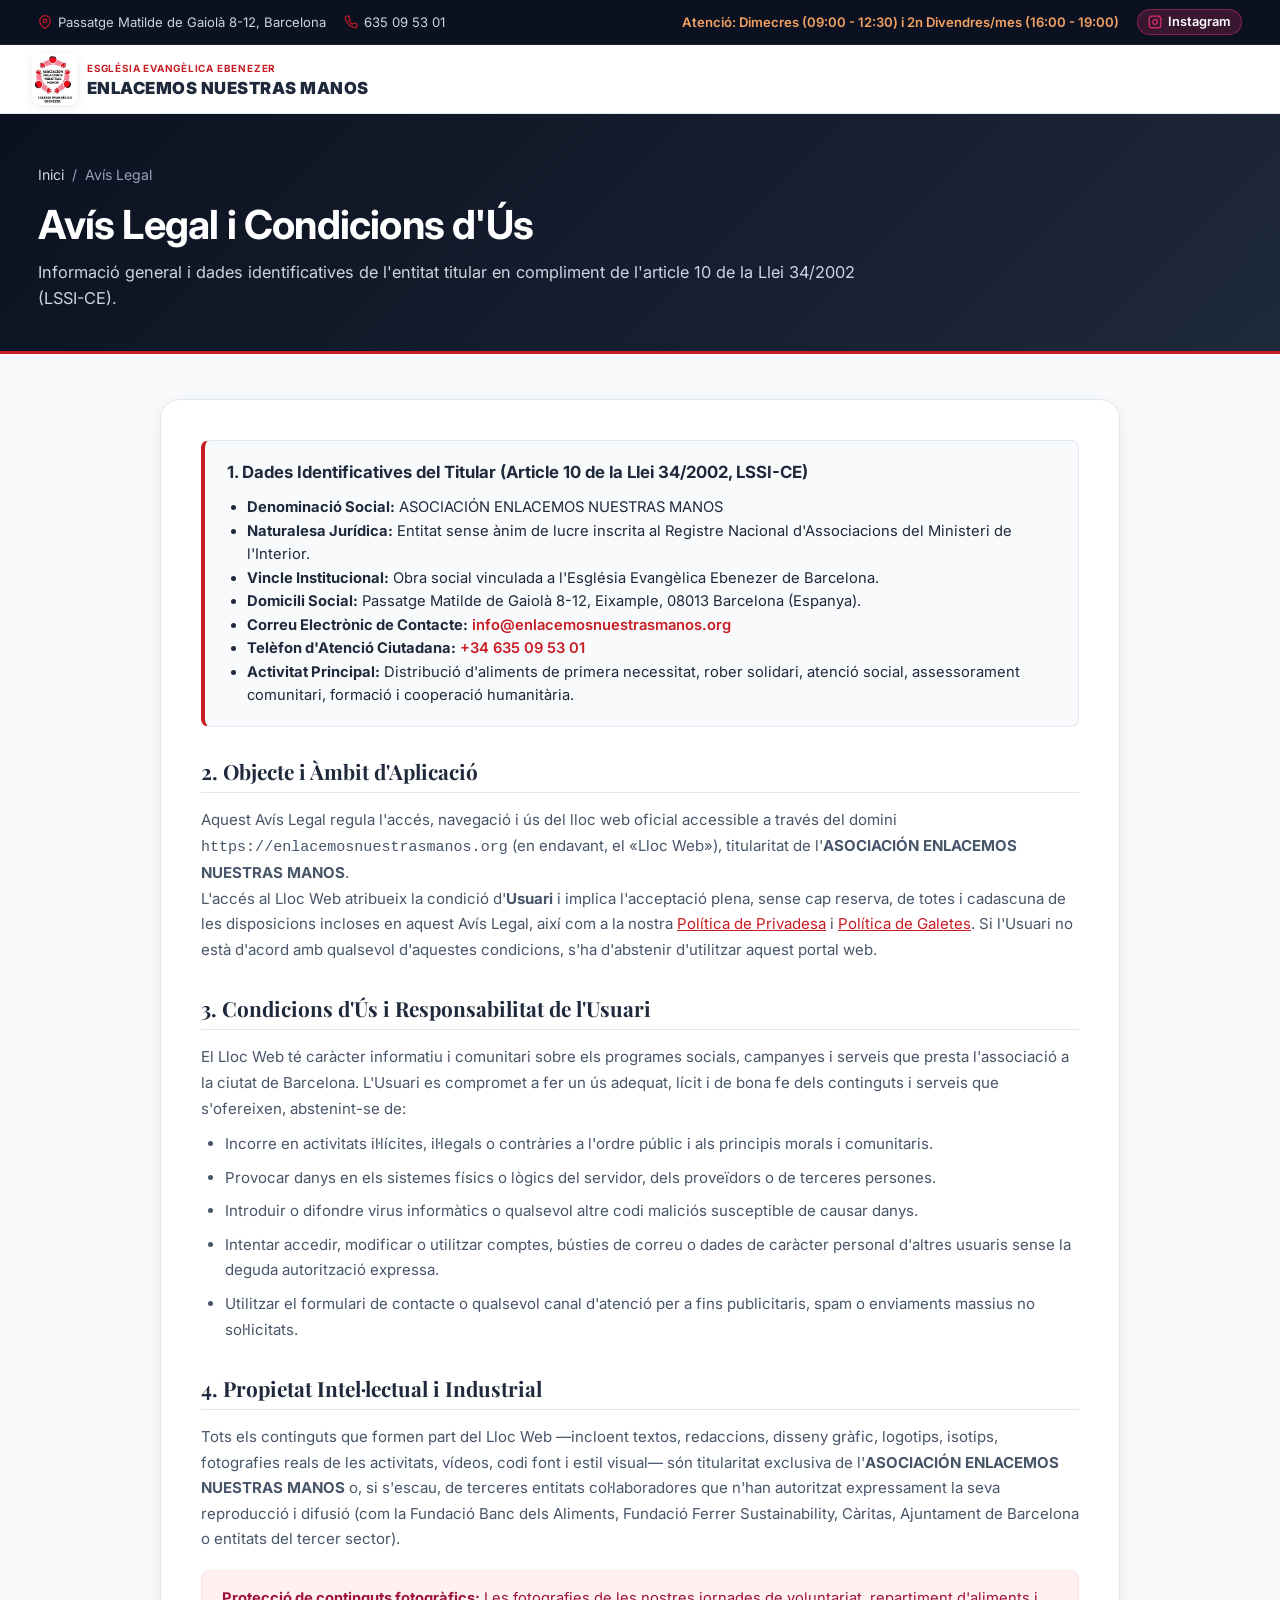
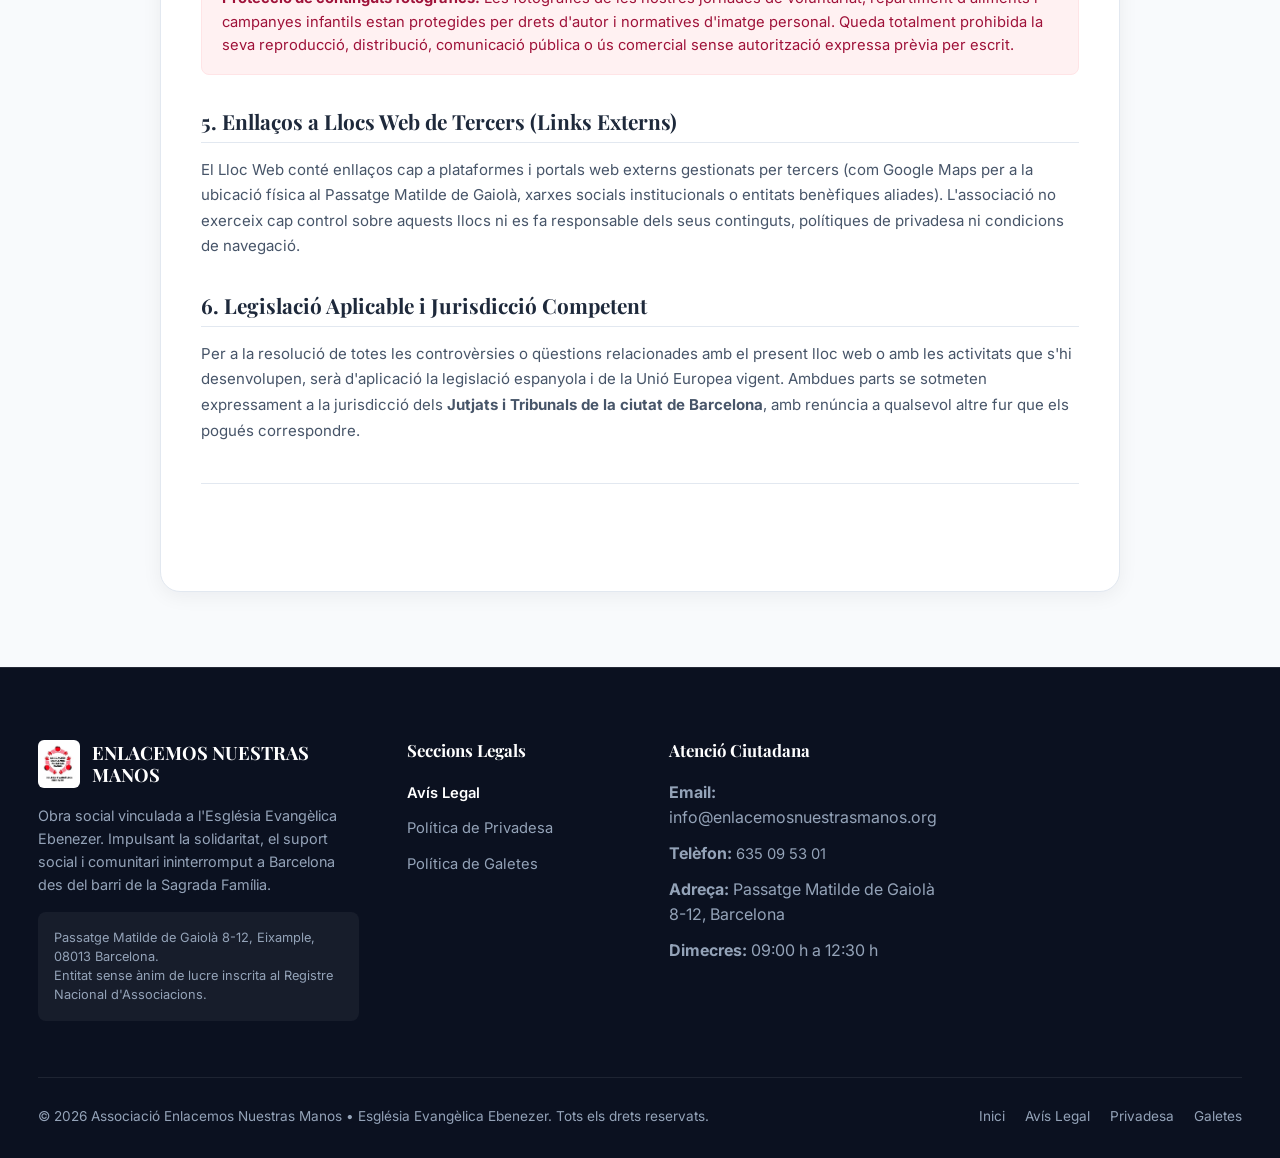
<file: ca/avis-legal.html>
<!DOCTYPE html>
<html lang="ca">
<head>
  <meta charset="UTF-8">
  <meta name="viewport" content="width=device-width, initial-scale=1.0">
  <meta http-equiv="Content-Security-Policy" content="upgrade-insecure-requests">
  <title>Avís Legal i Condicions d'Ús | ASSOCIACIÓ ENLACEMOS NUESTRAS MANOS</title>
  <meta name="description" content="Informació legal, dades identificatives i condicions generals d'ús del lloc web oficial de l'Associació Enlacemos Nuestras Manos (Barcelona).">
  <link rel="canonical" href="https://enlacemosnuestrasmanos.org/ca/avis-legal.html">
  <link rel="alternate" hreflang="es" href="https://enlacemosnuestrasmanos.org/aviso-legal.html">
  <link rel="alternate" hreflang="ca" href="https://enlacemosnuestrasmanos.org/ca/avis-legal.html">
  <link rel="alternate" hreflang="x-default" href="https://enlacemosnuestrasmanos.org/aviso-legal.html">
  <meta name="robots" content="index, follow">
  <meta name="theme-color" content="#D80027">

  <!-- Favicon i Estils -->
  <link rel="icon" type="image/png" href="/logo.png">
  <link rel="stylesheet" href="/styles.min.css?v=1.12">

  <!-- Google Fonts -->
  <link rel="preconnect" href="https://fonts.googleapis.com">
  <link rel="preconnect" href="https://fonts.gstatic.com" crossorigin>
  <link href="https://fonts.googleapis.com/css2?family=Inter:wght@400;500;600;700&family=Playfair+Display:wght@700&display=optional" rel="stylesheet">

  <!-- Open Graph -->
  <meta property="og:locale" content="ca_ES">
  <meta property="og:type" content="article">
  <meta property="og:title" content="Avís Legal | ASSOCIACIÓ ENLACEMOS NUESTRAS MANOS">
  <meta property="og:description" content="Avís legal i condicions d'ús del portal web de l'Associació Enlacemos Nuestras Manos.">
  <meta property="og:url" content="https://enlacemosnuestrasmanos.org/ca/avis-legal.html">
  <meta property="og:site_name" content="Associació Enlacemos Nuestras Manos">
</head>
<body>

  <!-- BARRA SUPERIOR INFORMATIVA -->
  <div class="top-bar">
    <div class="container top-bar-container">
      <div class="top-bar-left">
        <span class="top-bar-item">
          <svg width="14" height="14" viewBox="0 0 24 24" fill="none" stroke="currentColor" stroke-width="2" stroke-linecap="round" stroke-linejoin="round" aria-hidden="true"><path d="M21 10c0 7-9 13-9 13s-9-6-9-13a9 9 0 0 1 18 0z"></path><circle cx="12" cy="10" r="3"></circle></svg>
          <a href="https://www.google.com/maps/search/?api=1&query=Passatge+Matilde+de+Gaiol%C3%A0+8-12%2C+Eixample%2C+08013+Barcelona" target="_blank" rel="noopener noreferrer">Passatge Matilde de Gaiolà 8-12, Barcelona</a>
        </span>
        <span class="top-bar-item">
          <svg width="14" height="14" viewBox="0 0 24 24" fill="none" stroke="currentColor" stroke-width="2" stroke-linecap="round" stroke-linejoin="round" aria-hidden="true"><path d="M22 16.92v3a2 2 0 0 1-2.18 2 19.79 19.79 0 0 1-8.63-3.07 19.5 19.5 0 0 1-6-6 19.79 19.79 0 0 1-3.07-8.67A2 2 0 0 1 4.11 2h3a2 2 0 0 1 2 1.72 12.84 12.84 0 0 0 .7 2.81 2 2 0 0 1-.45 2.11L8.09 9.91a16 16 0 0 0 6 6l1.27-1.27a2 2 0 0 1 2.11-.45 12.84 12.84 0 0 0 2.81.7A2 2 0 0 1 22 16.92z"></path></svg>
          <a href="tel:+34635095301">635 09 53 01</a>
        </span>
      </div>
      <div class="top-bar-right">
        <span class="top-bar-schedule">Atenció: Dimecres (09:00 - 12:30) i 2n Divendres/mes (16:00 - 19:00)</span>
        <a href="https://www.instagram.com/enlacemosnuestrasmanos/" target="_blank" rel="noopener noreferrer" class="top-bar-social" aria-label="Segueix-nos a Instagram @enlacemosnuestrasmanos">
          <svg width="14" height="14" viewBox="0 0 24 24" fill="none" stroke="currentColor" stroke-width="2" stroke-linecap="round" stroke-linejoin="round" aria-hidden="true"><rect x="2" y="2" width="20" height="20" rx="5" ry="5"></rect><path d="M16 11.37A4 4 0 1 1 12.63 8 4 4 0 0 1 16 11.37z"></path><line x1="17.5" y1="6.5" x2="17.51" y2="6.5"></line></svg>
          <span>Instagram</span>
        </a>
      </div>
    </div>
  </div>

  <!-- CAPÇALERA INSTITUCIONAL -->
  <header class="site-header" role="banner">
    <div class="container header-container">
      <a href="/ca/" class="brand-link" aria-label="Associació ENLACEMOS NUESTRAS MANOS - Tornar a l'Inici">
        <img src="/logo.webp" alt="Logotip de l'Associació ENLACEMOS NUESTRAS MANOS" class="brand-logo" width="55" height="64">
        <div class="brand-info">
          <span class="brand-tagline">ESGLÉSIA EVANGÈLICA EBENEZER</span>
          <span class="brand-name">ENLACEMOS NUESTRAS MANOS</span>
        </div>
      </a>
      <div class="header-actions">
        <a href="/ca/" class="btn btn-secondary btn-sm">
          <svg width="16" height="16" viewBox="0 0 24 24" fill="none" stroke="currentColor" stroke-width="2" stroke-linecap="round" stroke-linejoin="round" aria-hidden="true"><line x1="19" y1="12" x2="5" y2="12"></line><polyline points="12 19 5 12 12 5"></polyline></svg>
          Tornar a la Web Principal
        </a>
      </div>
    </div>
  </header>

  <!-- ENCAPÇALAMENT DE PÀGINA -->
  <section class="legal-page-header">
    <div class="container">
      <nav class="legal-breadcrumb" aria-label="Ruta de navegació">
        <a href="/ca/">Inici</a>
        <span>/</span>
        <span aria-current="page">Avís Legal</span>
      </nav>
      <h1 class="legal-page-title">Avís Legal i Condicions d'Ús</h1>
      <p class="legal-page-subtitle">
        Informació general i dades identificatives de l'entitat titular en compliment de l'article 10 de la Llei 34/2002 (LSSI-CE).
      </p>
    </div>
  </section>

  <!-- COS PRINCIPAL DE L'AVÍS LEGAL -->
  <main class="legal-body">
    <div class="container">
      <article class="legal-card">
        
        <!-- Fitxa de Dades Identificatives -->
        <div class="legal-meta-box">
          <strong style="color:var(--text-main); font-size:1.05rem; display:block; margin-bottom:10px;">
            1. Dades Identificatives del Titular (Article 10 de la Llei 34/2002, LSSI-CE)
          </strong>
          <ul>
            <li><strong>Denominació Social:</strong> ASOCIACIÓN ENLACEMOS NUESTRAS MANOS</li>
            <li><strong>Naturalesa Jurídica:</strong> Entitat sense ànim de lucre inscrita al Registre Nacional d'Associacions del Ministeri de l'Interior.</li>
            <li><strong>Vincle Institucional:</strong> Obra social vinculada a l'Església Evangèlica Ebenezer de Barcelona.</li>
            <li><strong>Domicili Social:</strong> Passatge Matilde de Gaiolà 8-12, Eixample, 08013 Barcelona (Espanya).</li>
            <li><strong>Correu Electrònic de Contacte:</strong> <a href="mailto:info@enlacemosnuestrasmanos.org" style="color:var(--primary); font-weight:600;">info@enlacemosnuestrasmanos.org</a></li>
            <li><strong>Telèfon d'Atenció Ciutadana:</strong> <a href="tel:+34635095301" style="color:var(--primary); font-weight:600;">+34 635 09 53 01</a></li>
            <li><strong>Activitat Principal:</strong> Distribució d'aliments de primera necessitat, rober solidari, atenció social, assessorament comunitari, formació i cooperació humanitària.</li>
          </ul>
        </div>

        <!-- Secció 2: Objecte i Àmbit d'Aplicació -->
        <section class="legal-section-item">
          <h2>2. Objecte i Àmbit d'Aplicació</h2>
          <p>
            Aquest Avís Legal regula l'accés, navegació i ús del lloc web oficial accessible a través del domini <code>https://enlacemosnuestrasmanos.org</code> (en endavant, el «Lloc Web»), titularitat de l'<strong>ASOCIACIÓN ENLACEMOS NUESTRAS MANOS</strong>.
          </p>
          <p>
            L'accés al Lloc Web atribueix la condició d'<strong>Usuari</strong> i implica l'acceptació plena, sense cap reserva, de totes i cadascuna de les disposicions incloses en aquest Avís Legal, així com a la nostra <a href="/ca/politica-privadesa.html" style="color:var(--primary); text-decoration:underline;">Política de Privadesa</a> i <a href="/ca/politica-galetes.html" style="color:var(--primary); text-decoration:underline;">Política de Galetes</a>. Si l'Usuari no està d'acord amb qualsevol d'aquestes condicions, s'ha d'abstenir d'utilitzar aquest portal web.
          </p>
        </section>

        <!-- Secció 3: Condicions d'Ús del Portal -->
        <section class="legal-section-item">
          <h2>3. Condicions d'Ús i Responsabilitat de l'Usuari</h2>
          <p>
            El Lloc Web té caràcter informatiu i comunitari sobre els programes socials, campanyes i serveis que presta l'associació a la ciutat de Barcelona. L'Usuari es compromet a fer un ús adequat, lícit i de bona fe dels continguts i serveis que s'ofereixen, abstenint-se de:
          </p>
          <ul>
            <li>Incorre en activitats il·lícites, il·legals o contràries a l'ordre públic i als principis morals i comunitaris.</li>
            <li>Provocar danys en els sistemes físics o lògics del servidor, dels proveïdors o de terceres persones.</li>
            <li>Introduir o difondre virus informàtics o qualsevol altre codi maliciós susceptible de causar danys.</li>
            <li>Intentar accedir, modificar o utilitzar comptes, bústies de correu o dades de caràcter personal d'altres usuaris sense la deguda autorització expressa.</li>
            <li>Utilitzar el formulari de contacte o qualsevol canal d'atenció per a fins publicitaris, spam o enviaments massius no sol·licitats.</li>
          </ul>
        </section>

        <!-- Secció 4: Propietat Intel·lectual i Industrial -->
        <section class="legal-section-item">
          <h2>4. Propietat Intel·lectual i Industrial</h2>
          <p>
            Tots els continguts que formen part del Lloc Web —incloent textos, redaccions, disseny gràfic, logotips, isotips, fotografies reals de les activitats, vídeos, codi font i estil visual— són titularitat exclusiva de l'<strong>ASOCIACIÓN ENLACEMOS NUESTRAS MANOS</strong> o, si s'escau, de terceres entitats col·laboradores que n'han autoritzat expressament la seva reproducció i difusió (com la Fundació Banc dels Aliments, Fundació Ferrer Sustainability, Càritas, Ajuntament de Barcelona o entitats del tercer sector).
          </p>
          <div class="legal-highlight-box">
            <strong>Protecció de continguts fotogràfics:</strong> Les fotografies de les nostres jornades de voluntariat, repartiment d'aliments i campanyes infantils estan protegides per drets d'autor i normatives d'imatge personal. Queda totalment prohibida la seva reproducció, distribució, comunicació pública o ús comercial sense autorització expressa prèvia per escrit.
          </div>
        </section>

        <!-- Secció 5: Enllaços a Tercers -->
        <section class="legal-section-item">
          <h2>5. Enllaços a Llocs Web de Tercers (Links Externs)</h2>
          <p>
            El Lloc Web conté enllaços cap a plataformes i portals web externs gestionats per tercers (com Google Maps per a la ubicació física al Passatge Matilde de Gaiolà, xarxes socials institucionals o entitats benèfiques aliades). L'associació no exerceix cap control sobre aquests llocs ni es fa responsable dels seus continguts, polítiques de privadesa ni condicions de navegació.
          </p>
        </section>

        <!-- Secció 6: Legislació Aplicable i Jurisdicció -->
        <section class="legal-section-item">
          <h2>6. Legislació Aplicable i Jurisdicció Competent</h2>
          <p>
            Per a la resolució de totes les controvèrsies o qüestions relacionades amb el present lloc web o amb les activitats que s'hi desenvolupen, serà d'aplicació la legislació espanyola i de la Unió Europea vigent. Ambdues parts se sotmeten expressament a la jurisdicció dels <strong>Jutjats i Tribunals de la ciutat de Barcelona</strong>, amb renúncia a qualsevol altre fur que els pogués correspondre.
          </p>
        </section>

        <!-- Accions de navegació -->
        <div class="legal-actions-footer">
          <a href="/ca/" class="btn btn-secondary btn-sm">
            &larr; Tornar a la pàgina principal
          </a>
          <div>
            <a href="/ca/politica-privadesa.html" class="btn btn-secondary btn-sm">Política de Privadesa</a>
            <a href="/ca/politica-galetes.html" class="btn btn-secondary btn-sm" style="margin-left:8px;">Política de Galetes</a>
          </div>
        </div>

      </article>
    </div>
  </main>

  <!-- PEU DE PÀGINA -->
  <footer class="site-footer" role="contentinfo">
    <div class="container">
      <div class="footer-grid">
        <div class="footer-brand">
          <div class="footer-logo-row">
            <img src="/logo.webp" alt="Logo Associació ENLACEMOS NUESTRAS MANOS" width="42" height="48">
            <h4>ENLACEMOS NUESTRAS MANOS</h4>
          </div>
          <p>
            Obra social vinculada a l'Església Evangèlica Ebenezer. Impulsant la solidaritat, el suport social i comunitari ininterromput a Barcelona des del barri de la Sagrada Família.
          </p>
          <div class="footer-legal-box">
            Passatge Matilde de Gaiolà 8-12, Eixample, 08013 Barcelona.<br>
            Entitat sense ànim de lucre inscrita al Registre Nacional d'Associacions.
          </div>
        </div>

        <div class="footer-column">
          <h4>Seccions Legals</h4>
          <ul class="footer-links">
            <li><a href="/ca/avis-legal.html" style="color:#ffffff; font-weight:600;">Avís Legal</a></li>
            <li><a href="/ca/politica-privadesa.html">Política de Privadesa</a></li>
            <li><a href="/ca/politica-galetes.html">Política de Galetes</a></li>
          </ul>
        </div>

        <div class="footer-column">
          <h4>Atenció Ciutadana</h4>
          <ul class="footer-links">
            <li><strong>Email:</strong> info@enlacemosnuestrasmanos.org</li>
            <li><strong>Telèfon:</strong> <a href="tel:+34635095301" style="color:inherit;">635 09 53 01</a></li>
            <li><strong>Adreça:</strong> Passatge Matilde de Gaiolà 8-12, Barcelona</li>
            <li><strong>Dimecres:</strong> 09:00 h a 12:30 h</li>
          </ul>
        </div>
      </div>

      <div class="footer-bottom">
        <div>
          &copy; 2026 Associació Enlacemos Nuestras Manos • Església Evangèlica Ebenezer. Tots els drets reservats.
        </div>
        <div class="footer-bottom-links">
          <a href="/ca/">Inici</a>
          <a href="/ca/avis-legal.html">Avís Legal</a>
          <a href="/ca/politica-privadesa.html">Privadesa</a>
          <a href="/ca/politica-galetes.html">Galetes</a>
        </div>
      </div>
    </div>
  </footer>

  <script src="/script.min.js?v=1.12"></script>
</body>
</html>
</file>
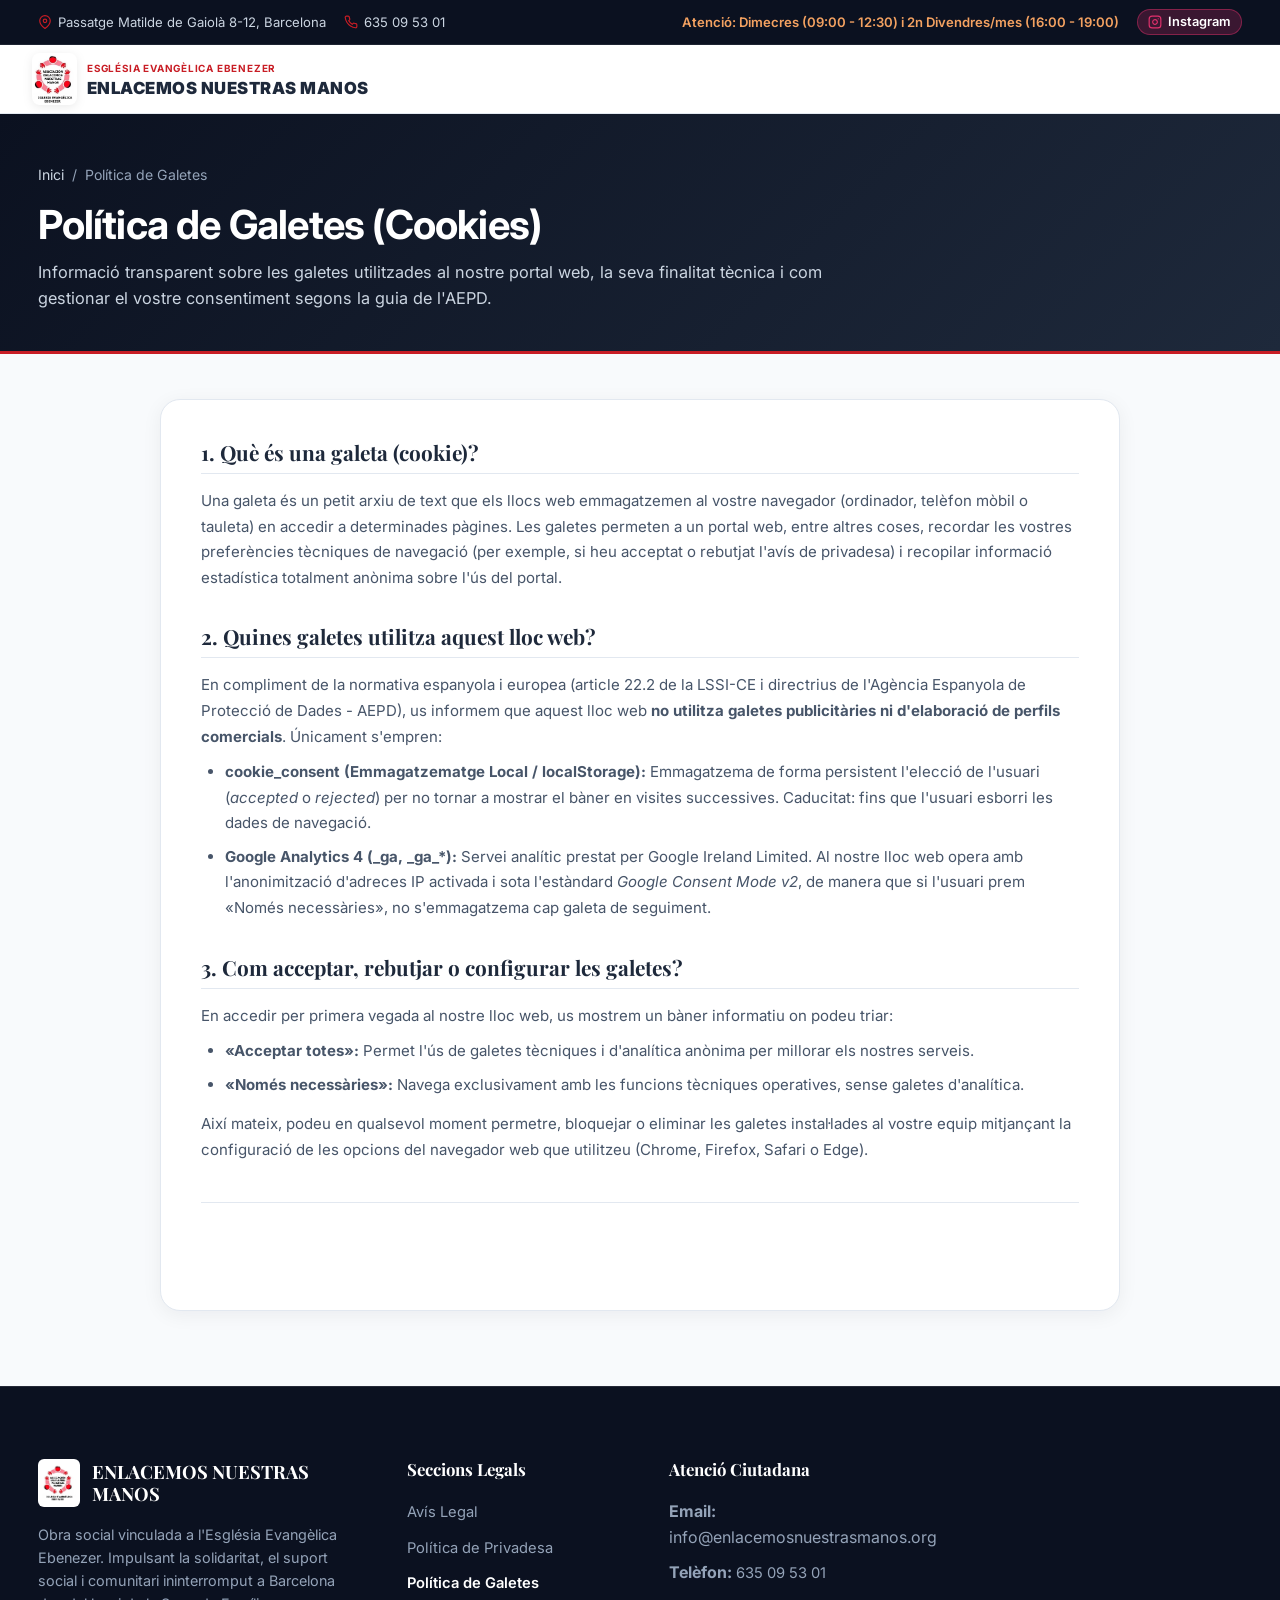
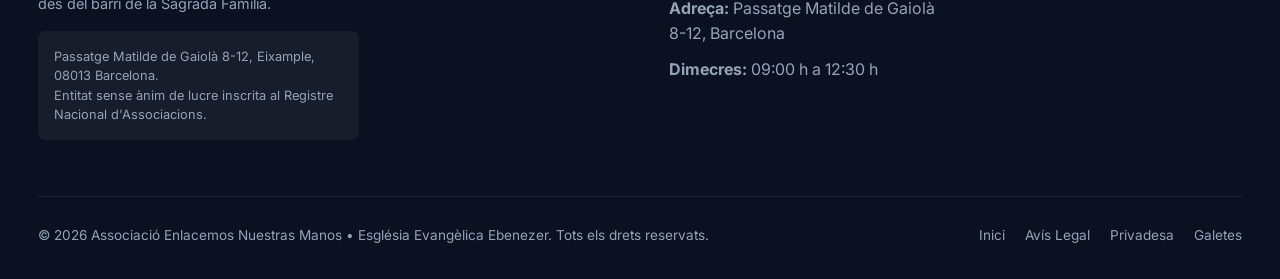
<file: ca/politica-galetes.html>
<!DOCTYPE html>
<html lang="ca">
<head>
  <meta charset="UTF-8">
  <meta name="viewport" content="width=device-width, initial-scale=1.0">
  <meta http-equiv="Content-Security-Policy" content="upgrade-insecure-requests">
  <title>Política de Galetes | ASSOCIACIÓ ENLACEMOS NUESTRAS MANOS</title>
  <meta name="description" content="Informació detallada sobre l'ús de galetes tècniques i d'analítica al lloc web de l'Associació Enlacemos Nuestras Manos, d'acord amb les directrius de l'AEPD.">
  <link rel="canonical" href="https://enlacemosnuestrasmanos.org/ca/politica-galetes.html">
  <link rel="alternate" hreflang="es" href="https://enlacemosnuestrasmanos.org/politica-cookies.html">
  <link rel="alternate" hreflang="ca" href="https://enlacemosnuestrasmanos.org/ca/politica-galetes.html">
  <link rel="alternate" hreflang="x-default" href="https://enlacemosnuestrasmanos.org/politica-cookies.html">
  <meta name="robots" content="index, follow">
  <meta name="theme-color" content="#D80027">

  <!-- Favicon i Estils -->
  <link rel="icon" type="image/png" href="/logo.png">
  <link rel="stylesheet" href="/styles.min.css?v=1.12">

  <!-- Google Fonts -->
  <link rel="preconnect" href="https://fonts.googleapis.com">
  <link rel="preconnect" href="https://fonts.gstatic.com" crossorigin>
  <link href="https://fonts.googleapis.com/css2?family=Inter:wght@400;500;600;700&family=Playfair+Display:wght@700&display=optional" rel="stylesheet">

  <!-- Open Graph -->
  <meta property="og:locale" content="ca_ES">
  <meta property="og:type" content="article">
  <meta property="og:title" content="Política de Galetes | ASSOCIACIÓ ENLACEMOS NUESTRAS MANOS">
  <meta property="og:description" content="Política de galetes del lloc web de l'Associació Enlacemos Nuestras Manos.">
  <meta property="og:url" content="https://enlacemosnuestrasmanos.org/ca/politica-galetes.html">
  <meta property="og:site_name" content="Associació Enlacemos Nuestras Manos">
</head>
<body>

  <!-- BARRA SUPERIOR INFORMATIVA -->
  <div class="top-bar">
    <div class="container top-bar-container">
      <div class="top-bar-left">
        <span class="top-bar-item">
          <svg width="14" height="14" viewBox="0 0 24 24" fill="none" stroke="currentColor" stroke-width="2" stroke-linecap="round" stroke-linejoin="round" aria-hidden="true"><path d="M21 10c0 7-9 13-9 13s-9-6-9-13a9 9 0 0 1 18 0z"></path><circle cx="12" cy="10" r="3"></circle></svg>
          <a href="https://www.google.com/maps/search/?api=1&query=Passatge+Matilde+de+Gaiol%C3%A0+8-12%2C+Eixample%2C+08013+Barcelona" target="_blank" rel="noopener noreferrer">Passatge Matilde de Gaiolà 8-12, Barcelona</a>
        </span>
        <span class="top-bar-item">
          <svg width="14" height="14" viewBox="0 0 24 24" fill="none" stroke="currentColor" stroke-width="2" stroke-linecap="round" stroke-linejoin="round" aria-hidden="true"><path d="M22 16.92v3a2 2 0 0 1-2.18 2 19.79 19.79 0 0 1-8.63-3.07 19.5 19.5 0 0 1-6-6 19.79 19.79 0 0 1-3.07-8.67A2 2 0 0 1 4.11 2h3a2 2 0 0 1 2 1.72 12.84 12.84 0 0 0 .7 2.81 2 2 0 0 1-.45 2.11L8.09 9.91a16 16 0 0 0 6 6l1.27-1.27a2 2 0 0 1 2.11-.45 12.84 12.84 0 0 0 2.81.7A2 2 0 0 1 22 16.92z"></path></svg>
          <a href="tel:+34635095301">635 09 53 01</a>
        </span>
      </div>
      <div class="top-bar-right">
        <span class="top-bar-schedule">Atenció: Dimecres (09:00 - 12:30) i 2n Divendres/mes (16:00 - 19:00)</span>
        <a href="https://www.instagram.com/enlacemosnuestrasmanos/" target="_blank" rel="noopener noreferrer" class="top-bar-social" aria-label="Segueix-nos a Instagram @enlacemosnuestrasmanos">
          <svg width="14" height="14" viewBox="0 0 24 24" fill="none" stroke="currentColor" stroke-width="2" stroke-linecap="round" stroke-linejoin="round" aria-hidden="true"><rect x="2" y="2" width="20" height="20" rx="5" ry="5"></rect><path d="M16 11.37A4 4 0 1 1 12.63 8 4 4 0 0 1 16 11.37z"></path><line x1="17.5" y1="6.5" x2="17.51" y2="6.5"></line></svg>
          <span>Instagram</span>
        </a>
      </div>
    </div>
  </div>

  <!-- CAPÇALERA INSTITUCIONAL -->
  <header class="site-header" role="banner">
    <div class="container header-container">
      <a href="/ca/" class="brand-link" aria-label="Associació ENLACEMOS NUESTRAS MANOS - Tornar a l'Inici">
        <img src="/logo.webp" alt="Logotip de l'Associació ENLACEMOS NUESTRAS MANOS" class="brand-logo" width="55" height="64">
        <div class="brand-info">
          <span class="brand-tagline">ESGLÉSIA EVANGÈLICA EBENEZER</span>
          <span class="brand-name">ENLACEMOS NUESTRAS MANOS</span>
        </div>
      </a>
      <div class="header-actions">
        <a href="/ca/" class="btn btn-secondary btn-sm">
          <svg width="16" height="16" viewBox="0 0 24 24" fill="none" stroke="currentColor" stroke-width="2" stroke-linecap="round" stroke-linejoin="round" aria-hidden="true"><line x1="19" y1="12" x2="5" y2="12"></line><polyline points="12 19 5 12 12 5"></polyline></svg>
          Tornar a la Web Principal
        </a>
      </div>
    </div>
  </header>

  <!-- ENCAPÇALAMENT DE PÀGINA -->
  <section class="legal-page-header">
    <div class="container">
      <nav class="legal-breadcrumb" aria-label="Ruta de navegació">
        <a href="/ca/">Inici</a>
        <span>/</span>
        <span aria-current="page">Política de Galetes</span>
      </nav>
      <h1 class="legal-page-title">Política de Galetes (Cookies)</h1>
      <p class="legal-page-subtitle">
        Informació transparent sobre les galetes utilitzades al nostre portal web, la seva finalitat tècnica i com gestionar el vostre consentiment segons la guia de l'AEPD.
      </p>
    </div>
  </section>

  <!-- COS PRINCIPAL DE GALETES -->
  <main class="legal-body">
    <div class="container">
      <article class="legal-card">
        
        <!-- Secció 1: Què és una galeta -->
        <section class="legal-section-item">
          <h2>1. Què és una galeta (cookie)?</h2>
          <p>
            Una galeta és un petit arxiu de text que els llocs web emmagatzemen al vostre navegador (ordinador, telèfon mòbil o tauleta) en accedir a determinades pàgines. Les galetes permeten a un portal web, entre altres coses, recordar les vostres preferències tècniques de navegació (per exemple, si heu acceptat o rebutjat l'avís de privadesa) i recopilar informació estadística totalment anònima sobre l'ús del portal.
          </p>
        </section>

        <!-- Secció 2: Tipus de galetes utilitzades -->
        <section class="legal-section-item">
          <h2>2. Quines galetes utilitza aquest lloc web?</h2>
          <p>
            En compliment de la normativa espanyola i europea (article 22.2 de la LSSI-CE i directrius de l'Agència Espanyola de Protecció de Dades - AEPD), us informem que aquest lloc web <strong>no utilitza galetes publicitàries ni d'elaboració de perfils comercials</strong>. Únicament s'empren:
          </p>
          <ul>
            <li><strong>cookie_consent (Emmagatzematge Local / localStorage):</strong> Emmagatzema de forma persistent l'elecció de l'usuari (<em>accepted</em> o <em>rejected</em>) per no tornar a mostrar el bàner en visites successives. Caducitat: fins que l'usuari esborri les dades de navegació.</li>
            <li><strong>Google Analytics 4 (_ga, _ga_*):</strong> Servei analític prestat per Google Ireland Limited. Al nostre lloc web opera amb l'anonimització d'adreces IP activada i sota l'estàndard <em>Google Consent Mode v2</em>, de manera que si l'usuari prem «Només necessàries», no s'emmagatzema cap galeta de seguiment.</li>
          </ul>
        </section>

        <!-- Secció 3: Com gestionar el consentiment -->
        <section class="legal-section-item">
          <h2>3. Com acceptar, rebutjar o configurar les galetes?</h2>
          <p>
            En accedir per primera vegada al nostre lloc web, us mostrem un bàner informatiu on podeu triar:
          </p>
          <ul>
            <li><strong>«Acceptar totes»:</strong> Permet l'ús de galetes tècniques i d'analítica anònima per millorar els nostres serveis.</li>
            <li><strong>«Només necessàries»:</strong> Navega exclusivament amb les funcions tècniques operatives, sense galetes d'analítica.</li>
          </ul>
          <p>
            Així mateix, podeu en qualsevol moment permetre, bloquejar o eliminar les galetes instal·lades al vostre equip mitjançant la configuració de les opcions del navegador web que utilitzeu (Chrome, Firefox, Safari o Edge).
          </p>
        </section>

        <!-- Accions de navegació -->
        <div class="legal-actions-footer">
          <a href="/ca/" class="btn btn-secondary btn-sm">
            &larr; Tornar a la pàgina principal
          </a>
          <div>
            <a href="/ca/avis-legal.html" class="btn btn-secondary btn-sm">Avís Legal</a>
            <a href="/ca/politica-privadesa.html" class="btn btn-secondary btn-sm" style="margin-left:8px;">Política de Privadesa</a>
          </div>
        </div>

      </article>
    </div>
  </main>

  <!-- PEU DE PÀGINA -->
  <footer class="site-footer" role="contentinfo">
    <div class="container">
      <div class="footer-grid">
        <div class="footer-brand">
          <div class="footer-logo-row">
            <img src="/logo.webp" alt="Logo Associació ENLACEMOS NUESTRAS MANOS" width="42" height="48">
            <h4>ENLACEMOS NUESTRAS MANOS</h4>
          </div>
          <p>
            Obra social vinculada a l'Església Evangèlica Ebenezer. Impulsant la solidaritat, el suport social i comunitari ininterromput a Barcelona des del barri de la Sagrada Família.
          </p>
          <div class="footer-legal-box">
            Passatge Matilde de Gaiolà 8-12, Eixample, 08013 Barcelona.<br>
            Entitat sense ànim de lucre inscrita al Registre Nacional d'Associacions.
          </div>
        </div>

        <div class="footer-column">
          <h4>Seccions Legals</h4>
          <ul class="footer-links">
            <li><a href="/ca/avis-legal.html">Avís Legal</a></li>
            <li><a href="/ca/politica-privadesa.html">Política de Privadesa</a></li>
            <li><a href="/ca/politica-galetes.html" style="color:#ffffff; font-weight:600;">Política de Galetes</a></li>
          </ul>
        </div>

        <div class="footer-column">
          <h4>Atenció Ciutadana</h4>
          <ul class="footer-links">
            <li><strong>Email:</strong> info@enlacemosnuestrasmanos.org</li>
            <li><strong>Telèfon:</strong> <a href="tel:+34635095301" style="color:inherit;">635 09 53 01</a></li>
            <li><strong>Adreça:</strong> Passatge Matilde de Gaiolà 8-12, Barcelona</li>
            <li><strong>Dimecres:</strong> 09:00 h a 12:30 h</li>
          </ul>
        </div>
      </div>

      <div class="footer-bottom">
        <div>
          &copy; 2026 Associació Enlacemos Nuestras Manos • Església Evangèlica Ebenezer. Tots els drets reservats.
        </div>
        <div class="footer-bottom-links">
          <a href="/ca/">Inici</a>
          <a href="/ca/avis-legal.html">Avís Legal</a>
          <a href="/ca/politica-privadesa.html">Privadesa</a>
          <a href="/ca/politica-galetes.html">Galetes</a>
        </div>
      </div>
    </div>
  </footer>

  <script src="/script.min.js?v=1.12"></script>
</body>
</html>
</file>
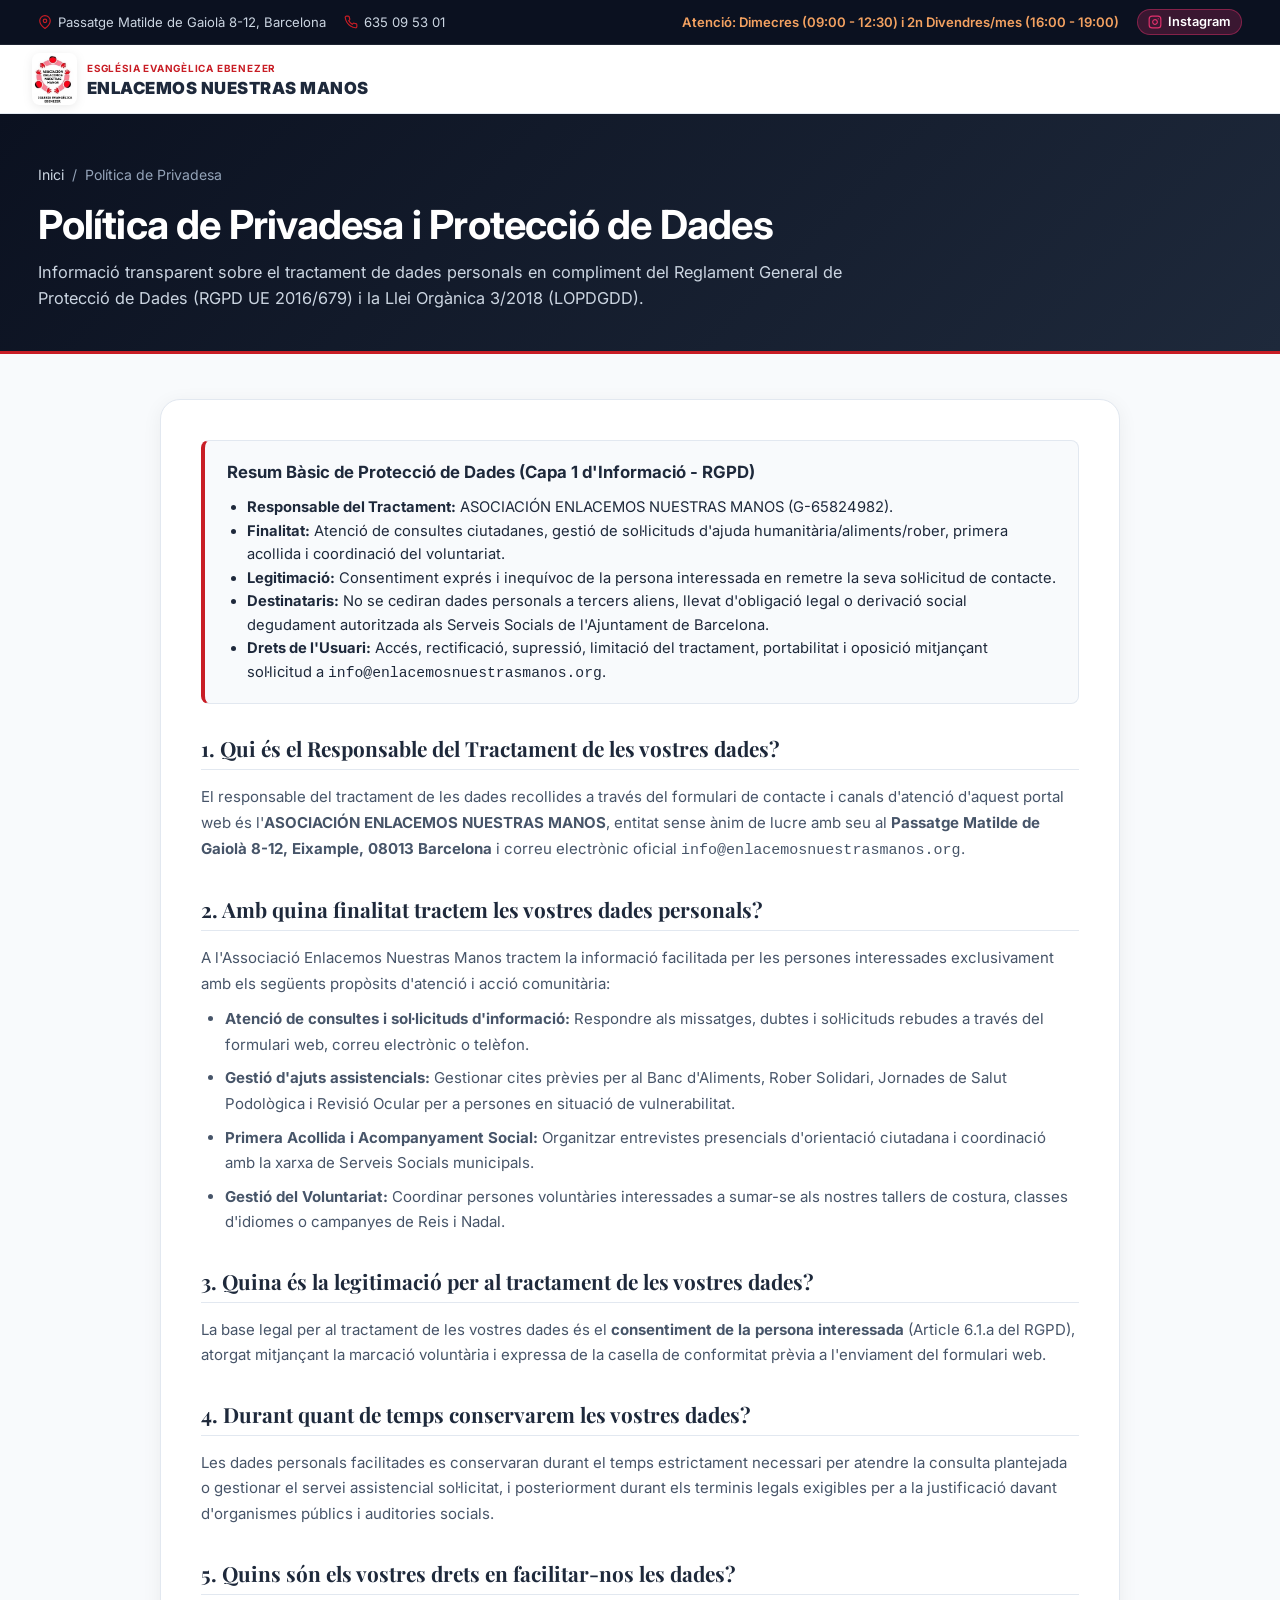
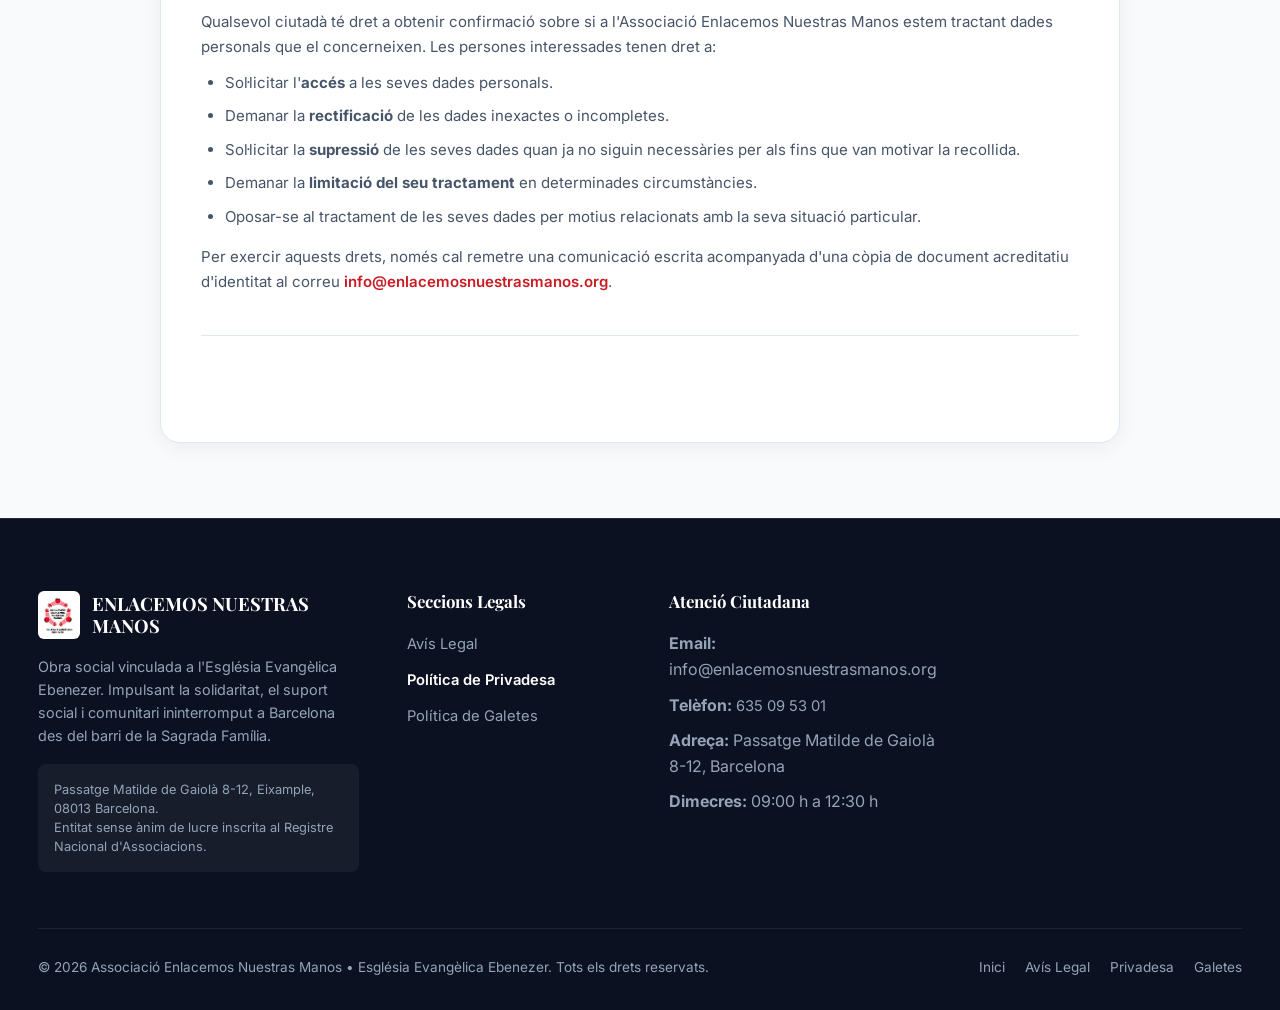
<file: ca/politica-privadesa.html>
<!DOCTYPE html>
<html lang="ca">
<head>
  <meta charset="UTF-8">
  <meta name="viewport" content="width=device-width, initial-scale=1.0">
  <meta http-equiv="Content-Security-Policy" content="upgrade-insecure-requests">
  <title>Política de Privadesa i Protecció de Dades | ASSOCIACIÓ ENLACEMOS NUESTRAS MANOS</title>
  <meta name="description" content="Informació transparent sobre el tractament de dades personals en compliment del Reglament General de Protecció de Dades (RGPD UE 2016/679) i la LOPDGDD 3/2018.">
  <link rel="canonical" href="https://enlacemosnuestrasmanos.org/ca/politica-privadesa.html">
  <link rel="alternate" hreflang="es" href="https://enlacemosnuestrasmanos.org/politica-privacidad.html">
  <link rel="alternate" hreflang="ca" href="https://enlacemosnuestrasmanos.org/ca/politica-privadesa.html">
  <link rel="alternate" hreflang="x-default" href="https://enlacemosnuestrasmanos.org/politica-privacidad.html">
  <meta name="robots" content="index, follow">
  <meta name="theme-color" content="#D80027">

  <!-- Favicon i Estils -->
  <link rel="icon" type="image/png" href="/logo.png">
  <link rel="stylesheet" href="/styles.min.css?v=1.12">

  <!-- Google Fonts -->
  <link rel="preconnect" href="https://fonts.googleapis.com">
  <link rel="preconnect" href="https://fonts.gstatic.com" crossorigin>
  <link href="https://fonts.googleapis.com/css2?family=Inter:wght@400;500;600;700&family=Playfair+Display:wght@700&display=optional" rel="stylesheet">

  <!-- Open Graph -->
  <meta property="og:locale" content="ca_ES">
  <meta property="og:type" content="article">
  <meta property="og:title" content="Política de Privadesa | ASSOCIACIÓ ENLACEMOS NUESTRAS MANOS">
  <meta property="og:description" content="Informació sobre el tractament de dades personals i exercici de drets a l'Associació Enlacemos Nuestras Manos.">
  <meta property="og:url" content="https://enlacemosnuestrasmanos.org/ca/politica-privadesa.html">
  <meta property="og:site_name" content="Associació Enlacemos Nuestras Manos">
</head>
<body>

  <!-- BARRA SUPERIOR INFORMATIVA -->
  <div class="top-bar">
    <div class="container top-bar-container">
      <div class="top-bar-left">
        <span class="top-bar-item">
          <svg width="14" height="14" viewBox="0 0 24 24" fill="none" stroke="currentColor" stroke-width="2" stroke-linecap="round" stroke-linejoin="round" aria-hidden="true"><path d="M21 10c0 7-9 13-9 13s-9-6-9-13a9 9 0 0 1 18 0z"></path><circle cx="12" cy="10" r="3"></circle></svg>
          <a href="https://www.google.com/maps/search/?api=1&query=Passatge+Matilde+de+Gaiol%C3%A0+8-12%2C+Eixample%2C+08013+Barcelona" target="_blank" rel="noopener noreferrer">Passatge Matilde de Gaiolà 8-12, Barcelona</a>
        </span>
        <span class="top-bar-item">
          <svg width="14" height="14" viewBox="0 0 24 24" fill="none" stroke="currentColor" stroke-width="2" stroke-linecap="round" stroke-linejoin="round" aria-hidden="true"><path d="M22 16.92v3a2 2 0 0 1-2.18 2 19.79 19.79 0 0 1-8.63-3.07 19.5 19.5 0 0 1-6-6 19.79 19.79 0 0 1-3.07-8.67A2 2 0 0 1 4.11 2h3a2 2 0 0 1 2 1.72 12.84 12.84 0 0 0 .7 2.81 2 2 0 0 1-.45 2.11L8.09 9.91a16 16 0 0 0 6 6l1.27-1.27a2 2 0 0 1 2.11-.45 12.84 12.84 0 0 0 2.81.7A2 2 0 0 1 22 16.92z"></path></svg>
          <a href="tel:+34635095301">635 09 53 01</a>
        </span>
      </div>
      <div class="top-bar-right">
        <span class="top-bar-schedule">Atenció: Dimecres (09:00 - 12:30) i 2n Divendres/mes (16:00 - 19:00)</span>
        <a href="https://www.instagram.com/enlacemosnuestrasmanos/" target="_blank" rel="noopener noreferrer" class="top-bar-social" aria-label="Segueix-nos a Instagram @enlacemosnuestrasmanos">
          <svg width="14" height="14" viewBox="0 0 24 24" fill="none" stroke="currentColor" stroke-width="2" stroke-linecap="round" stroke-linejoin="round" aria-hidden="true"><rect x="2" y="2" width="20" height="20" rx="5" ry="5"></rect><path d="M16 11.37A4 4 0 1 1 12.63 8 4 4 0 0 1 16 11.37z"></path><line x1="17.5" y1="6.5" x2="17.51" y2="6.5"></line></svg>
          <span>Instagram</span>
        </a>
      </div>
    </div>
  </div>

  <!-- CAPÇALERA INSTITUCIONAL -->
  <header class="site-header" role="banner">
    <div class="container header-container">
      <a href="/ca/" class="brand-link" aria-label="Associació ENLACEMOS NUESTRAS MANOS - Tornar a l'Inici">
        <img src="/logo.webp" alt="Logotip de l'Associació ENLACEMOS NUESTRAS MANOS" class="brand-logo" width="55" height="64">
        <div class="brand-info">
          <span class="brand-tagline">ESGLÉSIA EVANGÈLICA EBENEZER</span>
          <span class="brand-name">ENLACEMOS NUESTRAS MANOS</span>
        </div>
      </a>
      <div class="header-actions">
        <a href="/ca/" class="btn btn-secondary btn-sm">
          <svg width="16" height="16" viewBox="0 0 24 24" fill="none" stroke="currentColor" stroke-width="2" stroke-linecap="round" stroke-linejoin="round" aria-hidden="true"><line x1="19" y1="12" x2="5" y2="12"></line><polyline points="12 19 5 12 12 5"></polyline></svg>
          Tornar a la Web Principal
        </a>
      </div>
    </div>
  </header>

  <!-- ENCAPÇALAMENT DE PÀGINA -->
  <section class="legal-page-header">
    <div class="container">
      <nav class="legal-breadcrumb" aria-label="Ruta de navegació">
        <a href="/ca/">Inici</a>
        <span>/</span>
        <span aria-current="page">Política de Privadesa</span>
      </nav>
      <h1 class="legal-page-title">Política de Privadesa i Protecció de Dades</h1>
      <p class="legal-page-subtitle">
        Informació transparent sobre el tractament de dades personals en compliment del Reglament General de Protecció de Dades (RGPD UE 2016/679) i la Llei Orgànica 3/2018 (LOPDGDD).
      </p>
    </div>
  </section>

  <!-- COS PRINCIPAL DE PRIVADESA -->
  <main class="legal-body">
    <div class="container">
      <article class="legal-card">
        
        <!-- Quadre Resum de Protecció de Dades -->
        <div class="legal-meta-box">
          <strong style="color:var(--text-main); font-size:1.05rem; display:block; margin-bottom:10px;">
            Resum Bàsic de Protecció de Dades (Capa 1 d'Informació - RGPD)
          </strong>
          <ul>
            <li><strong>Responsable del Tractament:</strong> ASOCIACIÓN ENLACEMOS NUESTRAS MANOS (G-65824982).</li>
            <li><strong>Finalitat:</strong> Atenció de consultes ciutadanes, gestió de sol·licituds d'ajuda humanitària/aliments/rober, primera acollida i coordinació del voluntariat.</li>
            <li><strong>Legitimació:</strong> Consentiment exprés i inequívoc de la persona interessada en remetre la seva sol·licitud de contacte.</li>
            <li><strong>Destinataris:</strong> No se cediran dades personals a tercers aliens, llevat d'obligació legal o derivació social degudament autoritzada als Serveis Socials de l'Ajuntament de Barcelona.</li>
            <li><strong>Drets de l'Usuari:</strong> Accés, rectificació, supressió, limitació del tractament, portabilitat i oposició mitjançant sol·licitud a <code>info@enlacemosnuestrasmanos.org</code>.</li>
          </ul>
        </div>

        <!-- Secció 1: Responsable del Tractament -->
        <section class="legal-section-item">
          <h2>1. Qui és el Responsable del Tractament de les vostres dades?</h2>
          <p>
            El responsable del tractament de les dades recollides a través del formulari de contacte i canals d'atenció d'aquest portal web és l'<strong>ASOCIACIÓN ENLACEMOS NUESTRAS MANOS</strong>, entitat sense ànim de lucre amb seu al <strong>Passatge Matilde de Gaiolà 8-12, Eixample, 08013 Barcelona</strong> i correu electrònic oficial <code>info@enlacemosnuestrasmanos.org</code>.
          </p>
        </section>

        <!-- Secció 2: Finalitats del Tractament -->
        <section class="legal-section-item">
          <h2>2. Amb quina finalitat tractem les vostres dades personals?</h2>
          <p>
            A l'Associació Enlacemos Nuestras Manos tractem la informació facilitada per les persones interessades exclusivament amb els següents propòsits d'atenció i acció comunitària:
          </p>
          <ul>
            <li><strong>Atenció de consultes i sol·licituds d'informació:</strong> Respondre als missatges, dubtes i sol·licituds rebudes a través del formulari web, correu electrònic o telèfon.</li>
            <li><strong>Gestió d'ajuts assistencials:</strong> Gestionar cites prèvies per al Banc d'Aliments, Rober Solidari, Jornades de Salut Podològica i Revisió Ocular per a persones en situació de vulnerabilitat.</li>
            <li><strong>Primera Acollida i Acompanyament Social:</strong> Organitzar entrevistes presencials d'orientació ciutadana i coordinació amb la xarxa de Serveis Socials municipals.</li>
            <li><strong>Gestió del Voluntariat:</strong> Coordinar persones voluntàries interessades a sumar-se als nostres tallers de costura, classes d'idiomes o campanyes de Reis i Nadal.</li>
          </ul>
        </section>

        <!-- Secció 3: Legitimació -->
        <section class="legal-section-item">
          <h2>3. Quina és la legitimació per al tractament de les vostres dades?</h2>
          <p>
            La base legal per al tractament de les vostres dades és el <strong>consentiment de la persona interessada</strong> (Article 6.1.a del RGPD), atorgat mitjançant la marcació voluntària i expressa de la casella de conformitat prèvia a l'enviament del formulari web.
          </p>
        </section>

        <!-- Secció 4: Terminis de Conservació -->
        <section class="legal-section-item">
          <h2>4. Durant quant de temps conservarem les vostres dades?</h2>
          <p>
            Les dades personals facilitades es conservaran durant el temps estrictament necessari per atendre la consulta plantejada o gestionar el servei assistencial sol·licitat, i posteriorment durant els terminis legals exigibles per a la justificació davant d'organismes públics i auditories socials.
          </p>
        </section>

        <!-- Secció 5: Drets de les Persones Interessades -->
        <section class="legal-section-item">
          <h2>5. Quins són els vostres drets en facilitar-nos les dades?</h2>
          <p>
            Qualsevol ciutadà té dret a obtenir confirmació sobre si a l'Associació Enlacemos Nuestras Manos estem tractant dades personals que el concerneixen. Les persones interessades tenen dret a:
          </p>
          <ul>
            <li>Sol·licitar l'<strong>accés</strong> a les seves dades personals.</li>
            <li>Demanar la <strong>rectificació</strong> de les dades inexactes o incompletes.</li>
            <li>Sol·licitar la <strong>supressió</strong> de les seves dades quan ja no siguin necessàries per als fins que van motivar la recollida.</li>
            <li>Demanar la <strong>limitació del seu tractament</strong> en determinades circumstàncies.</li>
            <li>Oposar-se al tractament de les seves dades per motius relacionats amb la seva situació particular.</li>
          </ul>
          <p>
            Per exercir aquests drets, només cal remetre una comunicació escrita acompanyada d'una còpia de document acreditatiu d'identitat al correu <a href="mailto:info@enlacemosnuestrasmanos.org" style="color:var(--primary); font-weight:600;">info@enlacemosnuestrasmanos.org</a>.
          </p>
        </section>

        <!-- Accions de navegació -->
        <div class="legal-actions-footer">
          <a href="/ca/" class="btn btn-secondary btn-sm">
            &larr; Tornar a la pàgina principal
          </a>
          <div>
            <a href="/ca/avis-legal.html" class="btn btn-secondary btn-sm">Avís Legal</a>
            <a href="/ca/politica-galetes.html" class="btn btn-secondary btn-sm" style="margin-left:8px;">Política de Galetes</a>
          </div>
        </div>

      </article>
    </div>
  </main>

  <!-- PEU DE PÀGINA -->
  <footer class="site-footer" role="contentinfo">
    <div class="container">
      <div class="footer-grid">
        <div class="footer-brand">
          <div class="footer-logo-row">
            <img src="/logo.webp" alt="Logo Associació ENLACEMOS NUESTRAS MANOS" width="42" height="48">
            <h4>ENLACEMOS NUESTRAS MANOS</h4>
          </div>
          <p>
            Obra social vinculada a l'Església Evangèlica Ebenezer. Impulsant la solidaritat, el suport social i comunitari ininterromput a Barcelona des del barri de la Sagrada Família.
          </p>
          <div class="footer-legal-box">
            Passatge Matilde de Gaiolà 8-12, Eixample, 08013 Barcelona.<br>
            Entitat sense ànim de lucre inscrita al Registre Nacional d'Associacions.
          </div>
        </div>

        <div class="footer-column">
          <h4>Seccions Legals</h4>
          <ul class="footer-links">
            <li><a href="/ca/avis-legal.html">Avís Legal</a></li>
            <li><a href="/ca/politica-privadesa.html" style="color:#ffffff; font-weight:600;">Política de Privadesa</a></li>
            <li><a href="/ca/politica-galetes.html">Política de Galetes</a></li>
          </ul>
        </div>

        <div class="footer-column">
          <h4>Atenció Ciutadana</h4>
          <ul class="footer-links">
            <li><strong>Email:</strong> info@enlacemosnuestrasmanos.org</li>
            <li><strong>Telèfon:</strong> <a href="tel:+34635095301" style="color:inherit;">635 09 53 01</a></li>
            <li><strong>Adreça:</strong> Passatge Matilde de Gaiolà 8-12, Barcelona</li>
            <li><strong>Dimecres:</strong> 09:00 h a 12:30 h</li>
          </ul>
        </div>
      </div>

      <div class="footer-bottom">
        <div>
          &copy; 2026 Associació Enlacemos Nuestras Manos • Església Evangèlica Ebenezer. Tots els drets reservats.
        </div>
        <div class="footer-bottom-links">
          <a href="/ca/">Inici</a>
          <a href="/ca/avis-legal.html">Avís Legal</a>
          <a href="/ca/politica-privadesa.html">Privadesa</a>
          <a href="/ca/politica-galetes.html">Galetes</a>
        </div>
      </div>
    </div>
  </footer>

  <script src="/script.min.js?v=1.12"></script>
</body>
</html>
</file>
<file: styles.min.css>
:root{--primary:#C81D25;--primary-hover:#A8141B;--primary-dark:#880E14;--primary-glow:rgba(200, 29, 37, 0.22);--primary-subtle:rgba(200, 29, 37, 0.08);--secondary:#E07A5F;--secondary-light:#F4A261;--secondary-subtle:#FDF2F4;--secondary-border:#F7D6DA;--accent-health:#059669;--accent-health-hover:#047857;--accent-health-subtle:#ECFDF5;--accent-health-border:#A7F3D0;--accent-training:#2563EB;--accent-training-subtle:#EFF6FF;--accent-training-border:#BFDBFE;--accent-intl:#D97706;--accent-intl-subtle:#FFFBEB;--accent-intl-border:#FDE68A;--accent-comm:#7C3AED;--accent-comm-subtle:#FAF5FF;--accent-comm-border:#DDD6FE;--text-main:#1E293B;--text-muted:#475569;--text-light:#64748B;--dark-bg:#0F172A;--dark-card:#1E293B;--dark-deep:#0B1120;--bg-body:#FFFFFF;--bg-surface:#FFFFFF;--bg-alt:#F8FAFC;--bg-warm:#FDFBF9;--border-light:#E2E8F0;--border-subtle:#F1F5F9;--font-sans:'Inter',system-ui,-apple-system,BlinkMacSystemFont,'Segoe UI',Roboto,sans-serif;--font-serif:'Playfair Display',Georgia,'Times New Roman',serif;--max-width:1440px;--radius-sm:8px;--radius-md:14px;--radius-lg:20px;--radius-xl:30px;--radius-full:9999px;--shadow-sm:0 2px 6px rgba(15, 23, 42, 0.05);--shadow-md:0 8px 24px rgba(15, 23, 42, 0.08);--shadow-lg:0 16px 36px rgba(15, 23, 42, 0.12);--shadow-primary:0 8px 24px rgba(200, 29, 37, 0.28);--transition-fast:0.2s cubic-bezier(0.16, 1, 0.3, 1);--transition-normal:0.3s cubic-bezier(0.16, 1, 0.3, 1)}*,::after,::before{box-sizing:border-box;margin:0;padding:0}html{scroll-behavior:smooth;font-size:16px;-webkit-text-size-adjust:100%;max-width:100%;overflow-x:hidden}@media (prefers-reduced-motion:reduce){html{scroll-behavior:auto}*,::after,::before{animation-duration:0s!important;animation-iteration-count:1!important;transition-duration:0s!important}}body{font-family:var(--font-sans);color:var(--text-main);background-color:var(--bg-body);line-height:1.6;max-width:100%;overflow-x:hidden;position:relative}.skip-link{position:absolute;top:-100px;left:20px;background:var(--primary);color:#fff;padding:12px 24px;z-index:9999;font-weight:700;border-radius:var(--radius-sm);text-decoration:none;transition:top .2s}.skip-link:focus{top:20px;outline:3px solid #000}:focus-visible{outline:3px solid var(--primary);outline-offset:3px}.container{width:100%;max-width:var(--max-width);margin-left:auto;margin-right:auto;padding-left:clamp(16px,3vw,40px);padding-right:clamp(16px,3vw,40px)}.font-serif,h1,h2,h3,h4{font-family:var(--font-serif);color:var(--text-main);line-height:1.2}h1{font-size:clamp(2.3rem, 4.5vw, 3.8rem);font-weight:800;letter-spacing:-.02em}h2{font-size:clamp(1.8rem, 3.2vw, 2.6rem);font-weight:700;margin-bottom:14px}h3{font-size:1.35rem;font-weight:700;margin-bottom:8px}p{color:var(--text-muted);font-size:1.05rem}a{color:inherit;text-decoration:none}img{max-width:100%;height:auto;display:block}.btn{display:inline-flex;align-items:center;justify-content:center;gap:10px;padding:12px 26px;font-size:.95rem;font-weight:700;border-radius:var(--radius-full);border:2px solid transparent;cursor:pointer;transition:all var(--transition-normal);text-align:center;white-space:nowrap;font-family:var(--font-sans)}.btn-primary{background-color:var(--primary);color:#fff;border-color:var(--primary);box-shadow:var(--shadow-primary)}.btn-primary:hover{background-color:var(--primary-hover);border-color:var(--primary-hover);transform:translateY(-2px);box-shadow:0 12px 28px rgba(200,29,37,.35)}.btn-secondary{background-color:transparent;color:#fff;border-color:rgba(255,255,255,.4);backdrop-filter:blur(4px)}.btn-secondary:hover{background-color:rgba(255,255,255,.15);border-color:#fff;transform:translateY(-2px)}.btn-outline{background-color:transparent;color:var(--primary);border-color:var(--primary)}.btn-outline:hover{background-color:var(--secondary-subtle);transform:translateY(-2px)}.btn-sm{padding:8px 18px;font-size:.88rem}.badge{display:inline-flex;align-items:center;gap:6px;padding:6px 14px;background-color:var(--secondary-subtle);color:var(--primary);border:1px solid var(--secondary-border);font-size:.82rem;font-weight:700;border-radius:var(--radius-full);text-transform:uppercase;letter-spacing:.05em;font-family:var(--font-sans)}.section{padding:96px 0;position:relative}.section-alt{background-color:var(--bg-alt)}.section-warm{background-color:var(--bg-warm)}.section-dark{background-color:var(--dark-bg);color:#fff}.section-header{text-align:center;max-width:800px;margin:0 auto 52px auto}.section-header .badge{margin-bottom:14px}.section-header p{font-size:1.12rem}.top-bar{background-color:#0b1120;color:#e2e8f0;font-size:.82rem;padding:9px 0;border-bottom:1px solid rgba(255,255,255,.08)}.top-bar-container{display:flex;align-items:center;justify-content:space-between;flex-wrap:wrap;gap:12px}.top-bar-left,.top-bar-right{display:flex;align-items:center;gap:18px;flex-wrap:wrap}.top-bar-item{display:inline-flex;align-items:center;gap:6px;color:#cbd5e1}.top-bar-item svg{color:var(--primary);flex-shrink:0}.top-bar-item a:hover{color:#fff;text-decoration:underline}.top-bar-schedule{color:var(--secondary-light);font-weight:600}.top-bar-help-link{color:#fff;font-weight:700;background:rgba(200,29,37,.25);border:1px solid rgba(200,29,37,.5);padding:2px 10px;border-radius:var(--radius-full);transition:color var(--transition-fast),background-color var(--transition-fast),border-color var(--transition-fast),transform var(--transition-fast)}.top-bar-help-link:hover{background:var(--primary);color:#fff}.top-bar-social{display:inline-flex;align-items:center;gap:6px;color:#fff;font-weight:600;font-size:.8rem;background:rgba(225,48,108,.22);border:1px solid rgba(225,48,108,.45);padding:2px 10px;border-radius:var(--radius-full);text-decoration:none;transition:background-color var(--transition-fast),border-color var(--transition-fast),transform var(--transition-fast)}.top-bar-social:hover{background:#e1306c;color:#fff}.top-bar-social svg{color:#e1306c;transition:color var(--transition-fast)}.top-bar-social:hover svg{color:#fff}.lang-switch{display:inline-flex;align-items:center;gap:6px;font-size:.82rem;font-weight:700;color:#64748b;background:#f1f5f9;padding:4px 10px;border-radius:var(--radius-full);border:1px solid #cbd5e1;letter-spacing:.04em;line-height:1;transition:all var(--transition-fast)}.lang-switch .lang-active{color:var(--primary);font-weight:800}.lang-switch .lang-link{color:#475569;text-decoration:none;transition:color var(--transition-fast)}.lang-switch .lang-link:hover{color:var(--primary);text-decoration:underline}.lang-switch .lang-sep{color:#cbd5e1;font-weight:400;user-select:none}.top-bar .lang-switch{background:rgba(255,255,255,.1);border-color:rgba(255,255,255,.2);color:#94a3b8;padding:2px 9px;font-size:.78rem}.top-bar .lang-switch .lang-active{color:#fff}.top-bar .lang-switch .lang-link{color:#cbd5e1}.top-bar .lang-switch .lang-link:hover{color:#fff}.top-bar .lang-switch .lang-sep{color:rgba(255,255,255,.3)}.site-header{position:sticky;top:0;z-index:1000;background-color:rgba(255,255,255,.98);backdrop-filter:blur(12px);border-bottom:1px solid rgba(226,232,240,.9);padding:8px 0;transition:box-shadow var(--transition-fast)}.site-header.scrolled{box-shadow:0 4px 20px rgba(15,23,42,.08)}.header-container{display:flex;align-items:center;justify-content:space-between;gap:16px}.brand-link{display:flex;align-items:center;gap:14px;text-decoration:none;flex-shrink:0}.brand-logo{height:64px;width:55px;aspect-ratio:300/347;border-radius:8px;object-fit:contain;filter:drop-shadow(0 2px 5px rgba(0, 0, 0, .08));transition:transform var(--transition-fast)}.brand-link:hover .brand-logo{transform:scale(1.03)}.brand-info{display:flex;flex-direction:column;gap:2px}.brand-tagline{font-size:.68rem;font-weight:700;color:var(--primary);letter-spacing:.08em;text-transform:uppercase;white-space:nowrap}.brand-name{font-size:1.18rem;font-weight:900;color:var(--text-main);line-height:1.15;letter-spacing:.03em;text-transform:uppercase;white-space:nowrap}.nav-menu{display:flex;align-items:center;gap:8px;list-style:none;margin:0;padding:0}.nav-link{display:inline-flex;align-items:center;justify-content:center;font-size:.88rem;font-weight:600;color:var(--text-main);padding:8px 16px;border-radius:var(--radius-full);border:1px solid transparent;background-color:transparent;text-decoration:none;transition:color var(--transition-fast),background-color var(--transition-fast),border-color var(--transition-fast),transform var(--transition-fast);white-space:nowrap}.nav-link:hover{color:var(--primary);background-color:var(--bg-alt);border-color:var(--border-light);transform:translateY(-1px)}.nav-link.active{color:var(--primary);background-color:var(--secondary-subtle);border-color:var(--secondary-border);font-weight:700;box-shadow:0 1px 4px rgba(200,29,37,.08)}.mobile-only-nav-item{display:none}.nav-link-instagram{color:#e1306c;border-color:rgba(225,48,108,.4);background-color:rgba(225,48,108,.04)}.nav-link-instagram svg{color:#e1306c;transition:color var(--transition-fast)}.nav-link-instagram:hover{background-color:#e1306c;color:#fff;border-color:#e1306c}.nav-link-instagram:hover svg{color:#fff}.site-header .header-container{padding-left:clamp(14px,2.5vw,36px);padding-right:clamp(14px,2.5vw,36px)}@media (max-width:1366px){.header-container{gap:12px}.brand-link{gap:10px}.brand-logo{height:52px;width:45px}.brand-name{font-size:1.04rem}.brand-tagline{font-size:.62rem}.nav-menu{gap:6px}.nav-link{padding:7px 12px;font-size:.83rem}.header-actions{gap:8px}.header-actions .btn{padding:7px 14px;font-size:.84rem}.lang-switch{padding:4px 9px;font-size:.8rem}}@media (max-width:1200px){.header-container{gap:8px}.brand-tagline{display:none}.nav-link{padding:6px 10px;font-size:.8rem}}@media (max-width:1140px){.mobile-only-nav-item{display:block}}.header-actions{display:flex;align-items:center;gap:12px;flex-shrink:0}.menu-toggle{display:none;background:#fff;border:1.5px solid #cbd5e1;border-radius:var(--radius-sm);cursor:pointer;padding:8px;color:var(--text-main);transition:color var(--transition-fast),background-color var(--transition-fast),border-color var(--transition-fast),transform var(--transition-fast)}.menu-toggle:hover{border-color:var(--primary);color:var(--primary)}.menu-toggle svg{width:26px;height:26px;display:block}.hero{position:relative;background:linear-gradient(135deg,#0b1120 0,#1e293b 100%);color:#fff;padding:84px 0 100px 0;overflow:hidden}.hero-overlay{position:absolute;top:0;left:0;right:0;bottom:0;background:radial-gradient(circle at 80% 20%,rgba(200,29,37,.25) 0,transparent 60%);pointer-events:none}.hero-grid{display:grid;grid-template-columns:1.15fr 0.85fr;align-items:center;gap:56px;position:relative;z-index:2}.hero-content{max-width:680px}.hero-badge{background:rgba(200,29,37,.2);border:1px solid rgba(224,122,95,.4);color:var(--secondary-light);margin-bottom:20px}.hero-title{color:#fff;margin-bottom:12px}.hero-title .text-primary-accent{color:#ff4d6d}.hero-subtitle{font-size:1.35rem;color:#cbd5e1;font-weight:400;margin-bottom:20px}.hero-description{font-size:1.1rem;line-height:1.7;color:#94a3b8;margin-bottom:36px}.hero-ctas{display:flex;flex-wrap:wrap;gap:16px;margin-bottom:36px}.hero-service-panel{background:rgba(15,23,42,.76);backdrop-filter:blur(16px);-webkit-backdrop-filter:blur(16px);border:1px solid rgba(255,255,255,.12);border-radius:var(--radius-xl);padding:28px 30px;box-shadow:0 20px 48px rgba(0,0,0,.38),inset 0 1px 0 rgba(255,255,255,.1);color:#fff;max-width:480px;width:100%;margin-left:auto;transition:transform var(--transition-fast),box-shadow var(--transition-fast),border-color var(--transition-fast)}.hero-service-panel:hover{border-color:rgba(255,255,255,.22);box-shadow:0 24px 54px rgba(0,0,0,.44),0 0 0 1px rgba(200,29,37,.25);transform:translateY(-2px)}.service-panel-header{display:flex;flex-direction:column;gap:4px;margin-bottom:18px;padding-bottom:14px;border-bottom:1px solid rgba(255,255,255,.09)}.service-status-pill{display:inline-flex;align-items:center;gap:8px;font-size:.78rem;font-weight:700;color:#34d399;text-transform:uppercase;letter-spacing:.06em}.status-pulse-dot{width:8px;height:8px;border-radius:50%;background-color:#10b981;box-shadow:0 0 0 0 rgba(16,185,129,.7);animation:pulseDot 2s infinite cubic-bezier(.4,0,.6,1)}@keyframes pulseDot{0%{transform:scale(.95);box-shadow:0 0 0 0 rgba(16,185,129,.7)}70%{transform:scale(1);box-shadow:0 0 0 7px rgba(16,185,129,0)}100%{transform:scale(.95);box-shadow:0 0 0 0 rgba(16,185,129,0)}}.service-panel-subtitle{font-size:.82rem;color:#94a3b8;font-weight:500}.service-highlight-card{background:linear-gradient(135deg,rgba(200,29,37,.18) 0,rgba(15,23,42,.45) 100%);border:1px solid rgba(200,29,37,.38);border-radius:var(--radius-md);padding:16px 18px;margin-bottom:18px;display:flex;gap:14px;align-items:flex-start}.service-highlight-icon{width:40px;height:40px;border-radius:10px;background:rgba(200,29,37,.28);border:1px solid rgba(200,29,37,.45);display:flex;align-items:center;justify-content:center;color:#ff4d6d;flex-shrink:0}.service-highlight-tag{display:block;font-size:.68rem;font-weight:800;color:var(--secondary-light);letter-spacing:.08em;margin-bottom:2px}.service-highlight-time{display:block;font-size:1.05rem;font-weight:800;color:#fff;line-height:1.25;margin-bottom:4px}.service-highlight-desc{font-size:.81rem;color:#cbd5e1;margin:0;line-height:1.45}.service-panel-list{list-style:none;margin:0 0 20px 0;padding:0;display:flex;flex-direction:column;gap:11px}.service-panel-item{display:flex;align-items:flex-start;gap:11px;font-size:.82rem;line-height:1.4}.service-item-icon{font-size:1.12rem;line-height:1;flex-shrink:0;margin-top:1px}.service-panel-item strong{display:block;color:#fff;font-weight:700;font-size:.86rem;margin-bottom:2px}.service-panel-item span{color:#94a3b8;display:block}.service-panel-actions{display:flex;gap:10px;align-items:center}.btn-panel-primary{flex:1.25;display:inline-flex;align-items:center;justify-content:center;gap:8px;background:var(--primary);color:#fff;font-size:.86rem;font-weight:700;padding:10px 16px;border-radius:var(--radius-full);text-decoration:none;transition:all var(--transition-fast);box-shadow:0 4px 14px rgba(200,29,37,.35);white-space:nowrap}.btn-panel-primary:hover{background:var(--primary-hover);transform:translateY(-1px);box-shadow:0 6px 18px rgba(200,29,37,.45)}.btn-panel-secondary{flex:0.75;display:inline-flex;align-items:center;justify-content:center;gap:6px;background:rgba(255,255,255,.08);border:1px solid rgba(255,255,255,.18);color:#fff;font-size:.84rem;font-weight:600;padding:10px 14px;border-radius:var(--radius-full);text-decoration:none;transition:all var(--transition-fast);white-space:nowrap}.btn-panel-secondary:hover{background:rgba(255,255,255,.16);border-color:rgba(255,255,255,.35);color:#fff}@media (max-width:900px){.hero-service-panel{max-width:100%;margin:20px auto 0 auto}}@media (max-width:640px){.hero-service-panel{padding:22px 18px}.service-panel-actions{flex-direction:column;gap:8px}.btn-panel-primary,.btn-panel-secondary{width:100%}}.stats-bar{background:#fff;border-bottom:1px solid var(--border-light);box-shadow:var(--shadow-sm);position:relative;z-index:10}.stats-grid{display:grid;grid-template-columns:repeat(4,1fr);gap:20px;padding:36px 0;text-align:center}.stat-item{border-right:1px solid var(--border-light);padding:0 16px}.stat-item:last-child{border-right:none}.stat-number{font-size:clamp(2.2rem, 3.5vw, 3rem);font-weight:900;color:var(--primary);font-family:var(--font-serif);line-height:1.1;margin-bottom:6px}.stat-label{font-size:.95rem;font-weight:600;color:var(--text-main)}.about-grid{display:grid;grid-template-columns:1.1fr 0.9fr;gap:56px;align-items:center}.about-content h2{margin-bottom:18px}.about-lead{font-size:1.18rem;color:var(--text-main);font-weight:500;line-height:1.7;margin-bottom:20px}.about-features-grid{display:grid;grid-template-columns:1fr 1fr;gap:20px;margin-top:28px}.about-feature-box{background:#fff;border:1px solid var(--border-light);border-radius:var(--radius-md);padding:22px;box-shadow:var(--shadow-sm);display:flex;align-items:flex-start;gap:14px}.about-feature-icon{width:44px;height:44px;border-radius:var(--radius-sm);background:var(--secondary-subtle);color:var(--primary);display:flex;align-items:center;justify-content:center;flex-shrink:0}.about-feature-box h4,.about-feature-title{display:block;font-family:var(--font-serif);color:var(--text-main);line-height:1.2;font-size:1.02rem;font-weight:700;margin-bottom:4px}.about-feature-box p,.about-feature-desc{display:block;color:var(--text-muted);font-size:.88rem;line-height:1.45}.about-feature-trigger{width:100%;text-align:left;font-family:inherit;cursor:pointer;border:1px solid var(--border-light);background:#fff;transition:all var(--transition-normal)}.about-feature-trigger:hover{border-color:var(--primary);transform:translateY(-2px);box-shadow:var(--shadow-md)}.about-feature-trigger[aria-expanded=true]{border-color:var(--primary);box-shadow:0 8px 24px rgba(200,29,37,.14);background:#fff}.about-feature-body{display:flex;flex-direction:column;flex:1}.about-feature-cta{display:inline-flex;align-items:center;gap:6px;margin-top:12px;font-size:.82rem;font-weight:700;color:var(--primary)}.about-feature-chevron{transition:transform var(--transition-normal);flex-shrink:0}.about-feature-trigger[aria-expanded=true] .about-feature-chevron{transform:rotate(180deg)}.network-dropdown{display:grid;grid-template-rows:0fr;opacity:0;margin-top:0;transition:grid-template-rows .42s cubic-bezier(.16, 1, .3, 1),opacity .3s ease,margin-top .35s ease;pointer-events:none}.network-dropdown.open{grid-template-rows:1fr;opacity:1;margin-top:40px;pointer-events:auto}.network-dropdown-inner{overflow:hidden}.network-dropdown-card{background:#fff;border:1px solid var(--border-light);border-top:3px solid var(--primary);border-radius:var(--radius-xl);padding:40px;box-shadow:var(--shadow-lg);position:relative}.network-dropdown-header{display:flex;align-items:flex-start;justify-content:space-between;gap:20px;padding-bottom:24px;border-bottom:1px solid var(--border-light);margin-bottom:24px}.network-dropdown-header .badge{margin-bottom:12px}.network-dropdown-header h3{font-size:clamp(1.5rem, 2.5vw, 2.05rem);color:var(--text-main);margin-bottom:6px}.network-dropdown-subtitle{font-size:1rem;font-weight:600;color:var(--primary)}.network-dropdown-close{display:inline-flex;align-items:center;gap:6px;padding:8px 16px;border-radius:var(--radius-full);border:1px solid var(--border-light);background:var(--bg-alt);color:var(--text-muted);font-size:.85rem;font-weight:700;font-family:var(--font-sans);cursor:pointer;flex-shrink:0;transition:color var(--transition-fast),background-color var(--transition-fast),border-color var(--transition-fast),transform var(--transition-fast)}.network-dropdown-close:hover{border-color:var(--primary);color:var(--primary);background:var(--secondary-subtle)}.network-dropdown-story{display:grid;gap:14px;max-width:960px;margin-bottom:30px}.network-dropdown-story p{font-size:1.02rem;line-height:1.7;color:var(--text-muted)}.network-dropdown-story strong{color:var(--text-main)}.network-impact-grid{display:grid;grid-template-columns:repeat(3,1fr);gap:18px;margin-bottom:36px}.network-impact-item{background:var(--bg-alt);border:1px solid var(--border-light);border-radius:var(--radius-md);padding:20px;display:flex;align-items:center;gap:14px}.network-impact-icon{width:44px;height:44px;border-radius:var(--radius-sm);background:#fff;color:var(--primary);border:1px solid var(--border-light);display:inline-flex;align-items:center;justify-content:center;flex-shrink:0}.network-impact-label{font-size:.96rem;font-weight:600;color:var(--text-main);line-height:1.45}.network-impact-label strong{color:var(--primary);font-weight:800}.network-entities-section{border-top:1px solid var(--border-light);padding-top:28px}.network-entities-header{margin-bottom:20px}.network-entities-header h4{font-size:1.3rem;font-weight:700;color:var(--text-main);margin-bottom:4px}.network-entities-header p{font-size:.94rem;color:var(--text-muted)}.network-entities-grid{display:grid;grid-template-columns:repeat(4,1fr);gap:16px}.network-entity-btn{width:100%;display:flex;flex-direction:column;justify-content:space-between;gap:12px;text-align:left;background:#fff;border:1.5px solid var(--border-light);border-radius:var(--radius-md);padding:18px;cursor:pointer;font-family:var(--font-sans);transition:color var(--transition-fast),background-color var(--transition-fast),border-color var(--transition-fast),transform var(--transition-fast);box-shadow:var(--shadow-sm)}.network-entity-btn:hover{border-color:var(--primary);transform:translateY(-3px);box-shadow:var(--shadow-md)}.network-entity-btn.active{border-color:var(--primary);background:var(--bg-warm);box-shadow:0 8px 20px rgba(200,29,37,.14)}.network-entity-top{width:100%;display:flex;align-items:center;justify-content:space-between;gap:10px}.network-entity-logo{width:44px;height:44px;border-radius:var(--radius-sm);background:#fff;border:1px solid var(--border-light);padding:4px;display:flex;align-items:center;justify-content:center;overflow:hidden;flex-shrink:0}.network-entity-logo img{max-width:100%;max-height:100%;object-fit:contain}.network-entity-count{display:inline-flex;align-items:center;padding:4px 10px;border-radius:var(--radius-full);background:var(--secondary-subtle);color:var(--primary);border:1px solid var(--secondary-border);font-size:.8rem;font-weight:800;white-space:nowrap}.network-entity-btn.active .network-entity-count{background:var(--primary);color:#fff;border-color:var(--primary)}.network-entity-name{font-family:var(--font-serif);font-size:1.04rem;font-weight:700;color:var(--text-main);line-height:1.3}.network-entity-hint{display:inline-flex;align-items:center;gap:4px;font-size:.8rem;font-weight:700;color:var(--primary);margin-top:auto}.network-entity-hint svg{transition:transform var(--transition-fast)}.network-entity-btn.active .network-entity-hint svg{transform:rotate(180deg)}.network-entity-detail{margin-top:20px;background:var(--bg-alt);border:1px solid var(--border-light);border-left:4px solid var(--primary);border-radius:var(--radius-lg);padding:26px;animation:fadeSlideIn .28s cubic-bezier(.16,1,.3,1)}@keyframes fadeSlideIn{from{opacity:0;transform:translateY(-6px)}to{opacity:1;transform:translateY(0)}}.network-detail-layout{display:grid;grid-template-columns:200px 1fr;gap:24px;align-items:center}.network-detail-media{background:#fff;border:1px solid var(--border-light);border-radius:var(--radius-md);height:150px;padding:14px;display:flex;align-items:center;justify-content:center;overflow:hidden;cursor:pointer;transition:border-color var(--transition-fast)}.network-detail-media:hover{border-color:var(--primary)}.network-detail-media img{max-width:100%;max-height:100%;object-fit:contain}.network-detail-media.is-photo{padding:0}.network-detail-media.is-photo img{width:100%;height:100%;object-fit:cover}.network-detail-top{display:flex;align-items:center;flex-wrap:wrap;gap:12px;margin-bottom:10px}.network-detail-top h5{font-family:var(--font-serif);font-size:1.3rem;font-weight:700;color:var(--text-main)}.network-detail-pill{display:inline-flex;align-items:center;padding:4px 12px;border-radius:var(--radius-full);background:var(--primary);color:#fff;font-size:.82rem;font-weight:700}.network-detail-text{font-size:.95rem;line-height:1.65;color:var(--text-muted);margin-bottom:14px}.network-detail-bar-wrap{margin-bottom:16px}.network-detail-bar-meta{display:flex;justify-content:space-between;font-size:.8rem;font-weight:700;color:var(--text-main);margin-bottom:6px}.network-detail-bar-track{width:100%;height:8px;background:#e2e8f0;border-radius:var(--radius-full);overflow:hidden}.network-detail-bar-fill{height:100%;background:linear-gradient(90deg,var(--primary) 0,var(--secondary) 100%);border-radius:var(--radius-full)}.network-detail-actions{display:flex;flex-wrap:wrap;align-items:center;gap:12px}.network-detail-thumbs{display:flex;align-items:center;gap:10px;flex-wrap:wrap}.network-detail-thumb{width:72px;height:54px;border-radius:var(--radius-sm);overflow:hidden;border:1.5px solid var(--border-light);padding:0;background:#fff;cursor:pointer;transition:color var(--transition-fast),background-color var(--transition-fast),border-color var(--transition-fast),transform var(--transition-fast)}.network-detail-thumb:hover{border-color:var(--primary);transform:translateY(-2px)}.network-detail-thumb img{width:100%;height:100%;object-fit:cover}.network-detail-link{display:inline-flex;align-items:center;gap:6px;font-size:.86rem;font-weight:700;color:var(--primary);background:var(--secondary-subtle);border:1px solid var(--secondary-border);padding:7px 14px;border-radius:var(--radius-full);transition:color var(--transition-fast),background-color var(--transition-fast),border-color var(--transition-fast),transform var(--transition-fast)}.network-detail-link:hover{background:var(--primary);color:#fff;border-color:var(--primary)}.acogida-columns{display:grid;grid-template-columns:1.15fr 0.85fr;gap:28px;align-items:start}.acogida-block h4{font-size:1.24rem;font-weight:700;color:var(--text-main);margin-bottom:16px}.acogida-info-list,.acogida-list{list-style:none;display:flex;flex-direction:column;gap:14px}.acogida-info-list li,.acogida-list li{display:flex;align-items:flex-start;gap:12px;font-size:.96rem;line-height:1.6;color:var(--text-muted)}.acogida-info-list li strong,.acogida-list li strong{color:var(--text-main)}.acogida-list-icon{width:28px;height:28px;border-radius:50%;background:var(--secondary-subtle);color:var(--primary);border:1px solid var(--secondary-border);display:inline-flex;align-items:center;justify-content:center;flex-shrink:0;margin-top:2px}.acogida-info-card{background:var(--bg-alt);border:1px solid var(--border-light);border-left:4px solid var(--primary);border-radius:var(--radius-lg);padding:26px 24px}.acogida-info-icon{width:36px;height:36px;border-radius:var(--radius-sm);background:#fff;color:var(--primary);border:1px solid var(--border-light);display:inline-flex;align-items:center;justify-content:center;flex-shrink:0;margin-top:1px}.acogida-mail-link{color:var(--primary);font-weight:700;text-decoration:underline;text-underline-offset:3px;word-break:break-word}.acogida-mail-link:hover{color:var(--primary-hover)}.about-quote-box{background:linear-gradient(145deg,#0f172a 0,#1e293b 100%);border:1px solid rgba(255,255,255,.12);color:#fff;padding:44px;border-radius:var(--radius-xl);box-shadow:0 20px 48px rgba(15,23,42,.28),inset 0 1px 0 rgba(255,255,255,.1);position:relative;overflow:hidden;transition:transform var(--transition-fast),box-shadow var(--transition-fast)}.about-quote-box:hover{transform:translateY(-2px);box-shadow:0 24px 54px rgba(15,23,42,.36)}.about-quote-box h3{color:#fff;font-size:1.6rem;margin-bottom:16px;line-height:1.25}.about-quote-box p{color:#cbd5e1;margin-bottom:20px;line-height:1.65}.about-quote-badge{display:inline-block;background:rgba(200,29,37,.22);border:1px solid rgba(200,29,37,.45);color:var(--secondary-light);padding:6px 14px;border-radius:var(--radius-full);font-size:.8rem;font-weight:700;letter-spacing:.04em;text-transform:uppercase;margin-bottom:18px}.tabs-nav{display:flex;flex-wrap:wrap;justify-content:center;gap:10px;margin-bottom:44px}.tab-btn{display:inline-flex;align-items:center;gap:8px;padding:10px 22px;font-size:.92rem;font-weight:700;border-radius:var(--radius-full);border:1.5px solid #cbd5e1;background:#fff;color:var(--text-main);cursor:pointer;transition:color var(--transition-fast),background-color var(--transition-fast),border-color var(--transition-fast),transform var(--transition-fast);font-family:var(--font-sans)}.tab-btn:hover{border-color:var(--primary);color:var(--primary);background:var(--secondary-subtle);transform:translateY(-2px)}.tab-btn.active{background:var(--primary);color:#fff;border-color:var(--primary);box-shadow:var(--shadow-primary)}.projects-grid{display:grid;grid-template-columns:repeat(auto-fit,minmax(min(100%,300px),1fr));gap:28px;transition:all var(--transition-normal)}.projects-grid[data-count="2"]{grid-template-columns:repeat(2,minmax(340px,1fr));max-width:1040px;margin-left:auto;margin-right:auto;gap:32px}.projects-grid[data-count="2"] .project-card-thumb-wrap{height:270px}.projects-grid[data-count="2"] .project-card-body h3{font-size:1.35rem}.projects-grid[data-count="2"] .project-card-body p{font-size:.98rem;line-height:1.65}@media (max-width:820px){.projects-grid[data-count="2"]{grid-template-columns:1fr;max-width:100%}.projects-grid[data-count="2"] .project-card-thumb-wrap{height:220px}}.project-card{background:#fff;border-radius:var(--radius-lg);border:1.5px solid var(--border-light);overflow:hidden;box-shadow:var(--shadow-sm);transition:all var(--transition-normal);display:flex;flex-direction:column;position:relative;cursor:pointer}.project-card:hover{transform:translateY(-6px);border-color:var(--primary);box-shadow:var(--shadow-lg)}.project-card-thumb-wrap{position:relative;width:100%;height:190px;background:#f1f5f9;overflow:hidden;transition:height .3s ease}.project-card-thumb-wrap img{width:100%;height:100%;object-fit:cover;transition:transform .4s ease}.project-card:hover .project-card-thumb-wrap img{transform:scale(1.08)}.project-card-overlay-badge{position:absolute;bottom:12px;right:12px;background:rgba(15,23,42,.85);backdrop-filter:blur(4px);color:#fff;font-size:.75rem;font-weight:700;padding:5px 12px;border-radius:var(--radius-full);display:inline-flex;align-items:center;gap:6px;border:1px solid rgba(255,255,255,.2);box-shadow:0 2px 6px rgba(0,0,0,.3)}.project-badge-cat{position:absolute;top:14px;left:14px;font-size:.72rem;font-weight:800;padding:4px 11px;border-radius:var(--radius-full);background:rgba(255,255,255,.96);color:var(--primary);border:1px solid var(--secondary-border);text-transform:uppercase;letter-spacing:.04em;box-shadow:0 2px 6px rgba(0,0,0,.1);z-index:2;transition:all var(--transition-fast)}.project-card[data-category=social] .project-badge-cat{background:rgba(254,242,242,.96);color:var(--primary);border-color:var(--secondary-border)}.project-card[data-category=salud] .project-badge-cat{background:rgba(236,253,245,.96);color:var(--accent-health);border-color:var(--accent-health-border)}.project-card[data-category=formacion] .project-badge-cat{background:rgba(239,246,255,.96);color:var(--accent-training);border-color:var(--accent-training-border)}.project-card[data-category=internacional] .project-badge-cat{background:rgba(255,251,235,.96);color:var(--accent-intl);border-color:var(--accent-intl-border)}.project-card[data-category=comunidad] .project-badge-cat{background:rgba(250,245,255,.96);color:var(--accent-comm);border-color:var(--accent-comm-border)}.project-card[data-category=salud]:hover{border-color:var(--accent-health);box-shadow:0 14px 32px rgba(5,150,105,.14)}.project-card[data-category=formacion]:hover{border-color:var(--accent-training);box-shadow:0 14px 32px rgba(37,99,235,.14)}.project-card[data-category=internacional]:hover{border-color:var(--accent-intl);box-shadow:0 14px 32px rgba(217,119,6,.14)}.project-card[data-category=comunidad]:hover{border-color:var(--accent-comm);box-shadow:0 14px 32px rgba(124,58,237,.14)}#modalCategory[data-category=social]{background:var(--primary-subtle);color:var(--primary);border-color:var(--secondary-border)}#modalCategory[data-category=salud]{background:var(--accent-health-subtle);color:var(--accent-health);border-color:var(--accent-health-border)}#modalCategory[data-category=formacion]{background:var(--accent-training-subtle);color:var(--accent-training);border-color:var(--accent-training-border)}#modalCategory[data-category=internacional]{background:var(--accent-intl-subtle);color:var(--accent-intl);border-color:var(--accent-intl-border)}#modalCategory[data-category=comunidad]{background:var(--accent-comm-subtle);color:var(--accent-comm);border-color:var(--accent-comm-border)}.project-card-body{padding:24px;display:flex;flex-direction:column;flex-grow:1}.project-card h3{font-size:1.22rem;margin-bottom:10px}.project-card p{font-size:.92rem;line-height:1.6;margin-bottom:20px;flex-grow:1}.project-action-link{display:inline-flex;align-items:center;gap:6px;font-size:.88rem;font-weight:700;color:var(--primary);margin-top:auto;border-top:1px solid var(--border-subtle);padding-top:14px}.project-action-link svg{transition:transform var(--transition-fast)}.project-card:hover .project-action-link svg{transform:translateX(4px)}.partners-section{background:var(--bg-alt);border-top:1px solid var(--border-light);border-bottom:1px solid var(--border-light)}.partners-primary-grid{display:grid;grid-template-columns:repeat(4,1fr);gap:24px;margin-bottom:48px}.partner-card{background:#fff;border:1px solid var(--border-light);border-radius:var(--radius-md);padding:20px;box-shadow:var(--shadow-sm);display:flex;flex-direction:column;align-items:center;text-align:center;justify-content:space-between;transition:color var(--transition-fast),background-color var(--transition-fast),border-color var(--transition-fast),transform var(--transition-fast)}.partner-card:hover{border-color:var(--primary);transform:translateY(-4px);box-shadow:var(--shadow-md)}.partner-card-img-wrap{width:100%;height:140px;background:#fff;border:1px solid var(--border-light);border-radius:var(--radius-sm);display:flex;align-items:center;justify-content:center;padding:14px;margin-bottom:14px;box-shadow:inset 0 1px 3px rgba(0,0,0,.02);overflow:hidden}.partner-card-img-wrap img{max-width:100%;max-height:100%;object-fit:contain;transition:transform var(--transition-fast)}.partner-card:hover .partner-card-img-wrap img{transform:scale(1.08)}.partner-card h3,.partner-card h4{font-size:1rem;font-weight:800;margin-bottom:12px;color:var(--text-main)}.partner-card a{display:inline-flex;align-items:center;gap:6px;font-size:.82rem;font-weight:700;color:var(--primary);background:var(--secondary-subtle);padding:6px 14px;border-radius:var(--radius-full);transition:color var(--transition-fast),background-color var(--transition-fast),border-color var(--transition-fast),transform var(--transition-fast)}.partner-card a:hover{background:var(--primary);color:#fff}.partners-secondary-grid{display:grid;grid-template-columns:repeat(6,1fr);gap:16px}.partner-pill-link{background:#fff;border:1px solid var(--border-light);border-radius:var(--radius-md);padding:16px 12px;text-align:center;font-size:.85rem;font-weight:700;color:var(--text-main);transition:color var(--transition-fast),background-color var(--transition-fast),border-color var(--transition-fast),transform var(--transition-fast);display:flex;flex-direction:column;align-items:center;justify-content:center;gap:6px}.partner-pill-link:hover{border-color:var(--primary);background:#fff;color:var(--primary);box-shadow:var(--shadow-sm)}.partner-pill-link svg{color:var(--text-light);font-size:.75rem}.gallery-section{background:var(--dark-bg);color:#fff}.gallery-section .section-header h2{color:#fff}.gallery-section .section-header p{color:#94a3b8}.gallery-grid{display:grid;grid-template-columns:repeat(4,1fr);gap:24px}.gallery-card{position:relative;background:linear-gradient(145deg,#1e293b 0,#0f172a 100%);border:1.5px solid rgba(255,255,255,.12);border-radius:var(--radius-lg);overflow:hidden;box-shadow:var(--shadow-md);transition:all .35s ease;cursor:pointer;display:flex;flex-direction:column;min-height:310px}.gallery-card:hover{transform:translateY(-6px);border-color:var(--primary);box-shadow:0 20px 45px rgba(0,0,0,.55)}.gallery-card-img{position:absolute;inset:0;width:100%;height:100%;overflow:hidden;z-index:1;opacity:0;transform:scale(1.08);transition:opacity .45s ease,transform .5s cubic-bezier(.16, 1, .3, 1);background:#0b1120}.gallery-card-img img{width:100%;height:100%;object-fit:cover;transition:transform .6s ease}.gallery-card-img::after{content:'';position:absolute;inset:0;background:linear-gradient(180deg,rgba(15,23,42,.55) 0,rgba(15,23,42,.75) 45%,rgba(15,23,42,.95) 100%);pointer-events:none}.gallery-card:hover .gallery-card-img{opacity:1;transform:scale(1)}.gallery-card:hover .gallery-card-img img{transform:scale(1.06)}.gallery-card-body{position:relative;z-index:2;padding:28px 24px;display:flex;flex-direction:column;flex-grow:1;justify-content:space-between}.gallery-card-badge{font-size:.75rem;font-weight:700;text-transform:uppercase;color:var(--secondary-light);margin-bottom:12px;letter-spacing:.05em;display:inline-block;background:rgba(242,106,141,.15);padding:4px 10px;border-radius:var(--radius-full);border:1px solid rgba(242,106,141,.3);width:fit-content}.gallery-card h3,.gallery-card h4{color:#fff;font-size:1.25rem;margin-bottom:10px;font-weight:800;text-shadow:0 1px 3px rgba(0,0,0,.7)}.gallery-card p{color:#cbd5e1;font-size:.92rem;line-height:1.6;margin-bottom:22px;text-shadow:0 1px 2px rgba(0,0,0,.8)}.gallery-card-btn{display:inline-flex;align-items:center;justify-content:space-between;gap:8px;font-size:.85rem;font-weight:700;color:#fff;background:rgba(255,255,255,.08);border:1px solid rgba(255,255,255,.2);padding:10px 16px;border-radius:var(--radius-md);transition:color var(--transition-fast),background-color var(--transition-fast),border-color var(--transition-fast),transform var(--transition-fast);backdrop-filter:blur(4px)}.gallery-card:hover .gallery-card-btn{background:var(--primary);border-color:var(--primary);box-shadow:0 4px 14px rgba(200,29,37,.45)}.gallery-card-hint{display:flex;align-items:center;gap:6px;font-size:.78rem;color:#94a3b8;margin-top:8px;transition:color var(--transition-fast)}.gallery-card:hover .gallery-card-hint{color:var(--secondary-light)}.contact-grid{display:grid;grid-template-columns:0.9fr 1.1fr;gap:56px;align-items:flex-start}.contact-info-panel{background:linear-gradient(135deg,#0b1120 0,#1e293b 100%);color:#fff;border-radius:var(--radius-xl);padding:44px;box-shadow:var(--shadow-lg)}.contact-info-panel h3{color:#fff;font-size:1.8rem;margin-bottom:14px}.contact-info-panel p{color:#cbd5e1;margin-bottom:32px}.contact-details{display:flex;flex-direction:column;gap:24px;margin-bottom:32px}.contact-detail-item{display:flex;align-items:flex-start;gap:16px}.contact-detail-icon{width:44px;height:44px;background:rgba(200,29,37,.25);border:1px solid rgba(200,29,37,.5);border-radius:50%;display:flex;align-items:center;justify-content:center;color:#fff;flex-shrink:0}.contact-detail-label{font-size:.78rem;text-transform:uppercase;letter-spacing:.05em;color:#94a3b8;margin-bottom:2px}.contact-detail-value{font-size:1.02rem;font-weight:700;color:#fff;overflow-wrap:break-word;word-break:break-word}.contact-detail-value a:hover{text-decoration:underline}.contact-schedule-box{background:rgba(0,0,0,.25);padding:20px;border-radius:var(--radius-md);font-size:.88rem;line-height:1.55;color:#e2e8f0;border-left:3px solid var(--secondary-light)}.contact-form-card{background:#fff;border-radius:var(--radius-xl);padding:44px;box-shadow:var(--shadow-md);border:1px solid var(--border-light)}.contact-form-card h3{font-size:1.6rem;margin-bottom:8px}.contact-form-card>p{margin-bottom:28px;font-size:.95rem}.form-grid{display:grid;grid-template-columns:1fr 1fr;gap:20px}.form-group{display:flex;flex-direction:column;gap:8px}.form-group.full-width{grid-column:span 2}.form-label{font-size:.88rem;font-weight:700;color:var(--text-main)}.form-label .required{color:var(--primary);margin-left:2px}.form-input,.form-select,.form-textarea{width:100%;padding:13px 16px;font-size:.98rem;font-family:inherit;color:var(--text-main);background-color:var(--bg-alt);border:1px solid var(--border-light);border-radius:var(--radius-sm);transition:color var(--transition-fast),background-color var(--transition-fast),border-color var(--transition-fast),transform var(--transition-fast)}.form-input:focus,.form-select:focus,.form-textarea:focus{outline:0;border-color:var(--primary);background-color:#fff;box-shadow:0 0 0 4px var(--primary-subtle)}.form-textarea{resize:vertical;min-height:120px}@keyframes spin{from{transform:rotate(0)}to{transform:rotate(360deg)}}.spin-icon{animation:spin 1s linear infinite}.toast{position:fixed;bottom:28px;right:28px;z-index:9999;background-color:#0f172a;color:#fff;padding:16px 24px;border-radius:var(--radius-md);box-shadow:var(--shadow-lg);border:1px solid rgba(255,255,255,.1);display:flex;align-items:center;gap:12px;font-size:.95rem;opacity:0;visibility:hidden;transform:translateY(12px);transition:all .3s cubic-bezier(.16, 1, .3, 1)}.toast.show{opacity:1;visibility:visible;transform:translateY(0)}.modal-backdrop{position:fixed;inset:0;z-index:9999;background:rgba(15,23,42,.8);backdrop-filter:blur(6px);display:flex;align-items:center;justify-content:center;padding:24px;opacity:0;visibility:hidden;transition:all .25s ease}.modal-backdrop.open{opacity:1;visibility:visible}.modal-content{background:#fff;border-radius:var(--radius-xl);max-width:960px;width:100%;padding:36px;box-shadow:0 25px 60px rgba(0,0,0,.35);position:relative;max-height:90vh;overflow-y:auto;transform:scale(.95);transition:transform .25s ease}.modal-backdrop.open .modal-content{transform:scale(1)}.modal-close{position:absolute;top:20px;right:20px;width:38px;height:38px;border-radius:50%;background:var(--bg-alt);border:1px solid var(--border-light);cursor:pointer;display:flex;align-items:center;justify-content:center;color:var(--text-muted);transition:color var(--transition-fast),background-color var(--transition-fast),border-color var(--transition-fast),transform var(--transition-fast)}.modal-close:hover{background:var(--primary);color:#fff;border-color:var(--primary)}.modal-gallery-title{font-size:1.15rem;font-weight:800;color:var(--text-main);margin:28px 0 16px 0;display:flex;align-items:center;justify-content:space-between;border-top:1px solid var(--border-light);padding-top:24px}.modal-gallery-grid{display:grid;grid-template-columns:repeat(auto-fill,minmax(210px,1fr));gap:16px;margin-bottom:28px}.modal-gallery-item{position:relative;height:160px;border-radius:var(--radius-md);overflow:hidden;background:#f1f5f9;border:1.5px solid var(--border-light);cursor:pointer;box-shadow:var(--shadow-sm);transition:color var(--transition-fast),background-color var(--transition-fast),border-color var(--transition-fast),transform var(--transition-fast)}.modal-gallery-item img{width:100%;height:100%;object-fit:cover;transition:transform .3s ease}.modal-gallery-item:hover{transform:translateY(-3px);border-color:var(--primary);box-shadow:var(--shadow-md)}.modal-gallery-item:hover img{transform:scale(1.08)}.modal-gallery-badge{position:absolute;bottom:8px;right:8px;background:rgba(0,0,0,.75);color:#fff;font-size:.72rem;padding:3px 8px;border-radius:4px;font-weight:700}.lightbox-backdrop{position:fixed;inset:0;z-index:10000;background:rgba(0,0,0,.94);display:flex;align-items:center;justify-content:center;padding:24px;opacity:0;visibility:hidden;transition:all .25s ease;backdrop-filter:blur(8px)}.lightbox-backdrop.open{opacity:1;visibility:visible}.lightbox-content{position:relative;max-width:92vw;max-height:90vh;display:flex;flex-direction:column;align-items:center}.lightbox-content img{max-width:100%;max-height:85vh;object-fit:contain;border-radius:var(--radius-md);box-shadow:0 10px 40px rgba(0,0,0,.6);border:1px solid rgba(255,255,255,.15)}.lightbox-close{position:absolute;top:-46px;right:0;background:rgba(255,255,255,.2);border:1px solid rgba(255,255,255,.4);color:#fff;font-size:1.8rem;width:40px;height:40px;border-radius:50%;cursor:pointer;display:flex;align-items:center;justify-content:center;line-height:1;transition:color var(--transition-fast),background-color var(--transition-fast),border-color var(--transition-fast),transform var(--transition-fast)}.lightbox-close:hover{background:var(--primary);border-color:var(--primary)}.site-footer{background-color:#0b1120;color:#94a3b8;padding:72px 0 32px 0;border-top:1px solid rgba(255,255,255,.1)}.footer-grid{display:grid;grid-template-columns:1.5fr 1fr 1fr 1.2fr;gap:48px;margin-bottom:56px}.footer-brand{display:flex;flex-direction:column;gap:16px}.footer-logo-row{display:flex;align-items:center;gap:12px}.footer-logo-row img{height:48px;width:42px;aspect-ratio:300/347;object-fit:contain;background:#fff;padding:4px;border-radius:6px}.footer-brand h4{color:#fff;font-size:1.15rem}.footer-brand p{font-size:.9rem;color:#94a3b8;line-height:1.6}.footer-legal-box{background:rgba(255,255,255,.05);padding:16px;border-radius:var(--radius-sm);font-size:.8rem;line-height:1.5;color:#94a3b8}.footer-column h4{color:#fff;font-size:1.05rem;margin-bottom:20px}.footer-links{list-style:none;display:flex;flex-direction:column;gap:10px}.footer-links a{color:#94a3b8;font-size:.92rem;transition:color var(--transition-fast)}.footer-links a:hover{color:#fff;padding-left:4px}.footer-bottom{display:flex;align-items:center;justify-content:space-between;padding-top:28px;border-top:1px solid rgba(255,255,255,.08);font-size:.85rem}.footer-bottom-links{display:flex;gap:20px}.footer-bottom-links a{color:#94a3b8}.footer-bottom-links a:hover{color:#fff}.back-to-top{position:fixed;bottom:28px;right:28px;width:46px;height:46px;background-color:var(--primary);color:#fff;border-radius:50%;border:none;cursor:pointer;display:flex;align-items:center;justify-content:center;box-shadow:var(--shadow-lg);opacity:0;visibility:hidden;transition:all var(--transition-normal);z-index:900}.back-to-top.visible{opacity:1;visibility:visible}.back-to-top:hover{background-color:var(--primary-hover);transform:translateY(-4px)}@media (max-width:1140px){.site-header .nav-menu{position:fixed;top:80px;left:0;right:0;background:#fff;flex-direction:column;align-items:stretch;padding:24px 32px;gap:12px;box-shadow:0 14px 35px rgba(15,23,42,.12);display:none;border-bottom:3px solid var(--primary);max-height:calc(100vh - 90px);overflow-y:auto}.site-header .nav-menu.open{display:flex}.site-header .nav-menu .nav-link{width:100%;justify-content:flex-start;padding:12px 20px;font-size:.95rem;border-radius:var(--radius-md);border:1.5px solid #cbd5e1}.menu-toggle{display:block}.header-actions .btn{display:inline-flex;padding:8px 14px;font-size:.82rem}@media (max-width:768px){.header-actions .btn{display:none}}.partners-primary-grid{grid-template-columns:repeat(2,1fr)}.partners-secondary-grid{grid-template-columns:repeat(3,1fr)}.gallery-grid{grid-template-columns:repeat(2,1fr)}.network-entities-grid{grid-template-columns:repeat(2,1fr)}}@media (max-width:900px){.about-grid,.contact-grid,.hero-grid{grid-template-columns:1fr;gap:40px}.acogida-columns,.network-impact-grid{grid-template-columns:1fr}.acogida-info-card{padding:22px 18px}.network-detail-layout{grid-template-columns:1fr}.network-detail-media{height:180px}.stats-grid{grid-template-columns:repeat(2,1fr)}.stat-item:nth-child(2){border-right:none}.footer-grid{grid-template-columns:1fr 1fr}}@media (max-width:640px){.site-header{max-width:100vw;overflow-x:clip}.header-container{gap:8px;padding-left:12px;padding-right:12px;max-width:100%}.brand-link{min-width:0;flex:1 1 auto;gap:8px}.brand-logo{height:42px;width:36px;flex-shrink:0}.brand-info{min-width:0}.brand-name{font-size:clamp(.75rem, 3.2vw, .95rem);line-height:1.15;white-space:normal;word-break:break-word}.brand-tagline{font-size:.58rem;white-space:nowrap;overflow:hidden;text-overflow:ellipsis}.header-actions{gap:6px;flex-shrink:0}.header-actions .lang-switch{padding:4px 7px;font-size:.76rem}.header-actions .menu-toggle{width:40px;height:40px;padding:6px}.top-bar-container{flex-direction:column;align-items:flex-start;gap:6px;width:100%}.top-bar-left,.top-bar-right{width:100%;gap:8px}.top-bar-item{word-break:break-word}.top-bar-schedule{word-break:break-word}.projects-grid{grid-template-columns:1fr}.contact-grid{grid-template-columns:minmax(0,1fr)}.contact-grid>*{min-width:0}.stats-grid{grid-template-columns:1fr}.stat-item{border-right:none;border-bottom:1px solid var(--border-light);padding:16px 0}.stat-item:last-child{border-bottom:none}.gallery-grid,.network-entities-grid,.partners-primary-grid,.partners-secondary-grid{grid-template-columns:1fr}.network-dropdown-card{padding:24px 20px}.network-dropdown-header{flex-direction:column;align-items:flex-start}.network-entity-detail{padding:20px 16px}.about-features-grid,.form-grid{grid-template-columns:1fr}.form-group.full-width{grid-column:span 1}.footer-grid{grid-template-columns:1fr}.footer-bottom{flex-direction:column;gap:16px;text-align:center}.contact-form-card,.contact-info-panel{padding:28px 20px}}.cookie-banner{position:fixed;bottom:24px;right:24px;max-width:440px;width:calc(100% - 48px);background:#fff;border-radius:14px;box-shadow:0 12px 32px rgba(15,23,42,.16),0 2px 6px rgba(15,23,42,.08);border:1px solid #e2e8f0;padding:20px 22px;z-index:9999;font-family:inherit;animation:cookieSlideUp .35s cubic-bezier(.16,1,.3,1) forwards}@keyframes cookieSlideUp{from{opacity:0;transform:translateY(20px)}to{opacity:1;transform:translateY(0)}}.cookie-banner-content{display:flex;flex-direction:column}.cookie-banner-header{display:flex;align-items:center;gap:10px;margin-bottom:8px}.cookie-icon{font-size:1.25rem;line-height:1}.cookie-title{font-size:1.05rem;font-weight:700;color:#0f172a;margin:0}.cookie-desc{font-size:.88rem;line-height:1.5;color:#475569;margin:0 0 16px 0}.cookie-desc a{color:var(--primary,#c81d25);text-decoration:underline;font-weight:500}.cookie-actions{display:flex;gap:10px}.btn-cookie{flex:1;padding:10px 14px;border-radius:8px;font-size:.88rem;font-weight:600;cursor:pointer;transition:background-color .18s ease,transform .12s ease;border:1px solid transparent;text-align:center;display:inline-flex;justify-content:center;align-items:center}.btn-cookie-secondary{background-color:#f1f5f9;color:#334155;border-color:#cbd5e1}.btn-cookie-secondary:hover{background-color:#e2e8f0;color:#0f172a}.btn-cookie-primary{background-color:var(--primary,#c81d25);color:#fff}.btn-cookie-primary:hover{background-color:var(--primary-dark,#a8141b)}@media (max-width:640px){.cookie-banner{bottom:12px;right:12px;left:12px;width:auto;padding:16px 18px;border-radius:12px}.cookie-actions{flex-direction:column-reverse;gap:8px}}.legal-page-header{background:linear-gradient(135deg,#0b1120 0,#1e293b 100%);color:#fff;padding:50px 0 40px;border-bottom:3px solid var(--primary)}.legal-breadcrumb{display:flex;align-items:center;gap:8px;font-size:.88rem;color:#94a3b8;margin-bottom:14px}.legal-breadcrumb a{color:#cbd5e1;text-decoration:none;transition:color var(--transition-fast)}.legal-breadcrumb a:hover{color:#fff;text-decoration:underline}.legal-page-title{font-family:var(--font-display);font-size:clamp(1.8rem, 4vw, 2.5rem);font-weight:700;margin-bottom:10px;color:#fff}.legal-page-subtitle{font-size:1.02rem;color:#cbd5e1;max-width:820px;line-height:1.6}.legal-body{padding:45px 0 75px;background-color:var(--bg-alt)}.legal-card{background:#fff;border-radius:var(--radius-lg);box-shadow:0 4px 20px rgba(15,23,42,.06);border:1px solid var(--border-light);padding:40px;max-width:960px;margin:0 auto}.legal-meta-box{background:#f8fafc;border:1px solid #e2e8f0;border-left:4px solid var(--primary);border-radius:var(--radius-sm);padding:18px 22px;margin-bottom:32px;font-size:.92rem;line-height:1.6}.legal-meta-box ul{margin:8px 0 0;padding-left:20px}.legal-section-item{margin-bottom:34px}.legal-section-item h2{font-size:1.3rem;color:var(--text-main);margin-bottom:14px;padding-bottom:8px;border-bottom:1px solid var(--border-light)}.legal-section-item li,.legal-section-item p{font-size:.94rem;line-height:1.7;color:var(--text-muted)}.legal-section-item ul{padding-left:24px;margin-top:10px;margin-bottom:14px}.legal-section-item li{margin-bottom:8px}.legal-highlight-box{background:#fff1f2;border:1px solid #ffe4e6;border-radius:var(--radius-sm);padding:16px 20px;margin:18px 0;font-size:.92rem;color:#9f1239}.legal-actions-footer{display:flex;justify-content:space-between;align-items:center;flex-wrap:wrap;gap:16px;margin-top:40px;padding-top:24px;border-top:1px solid var(--border-light)}@media (max-width:768px){.legal-card{padding:24px 20px}}
</file>
